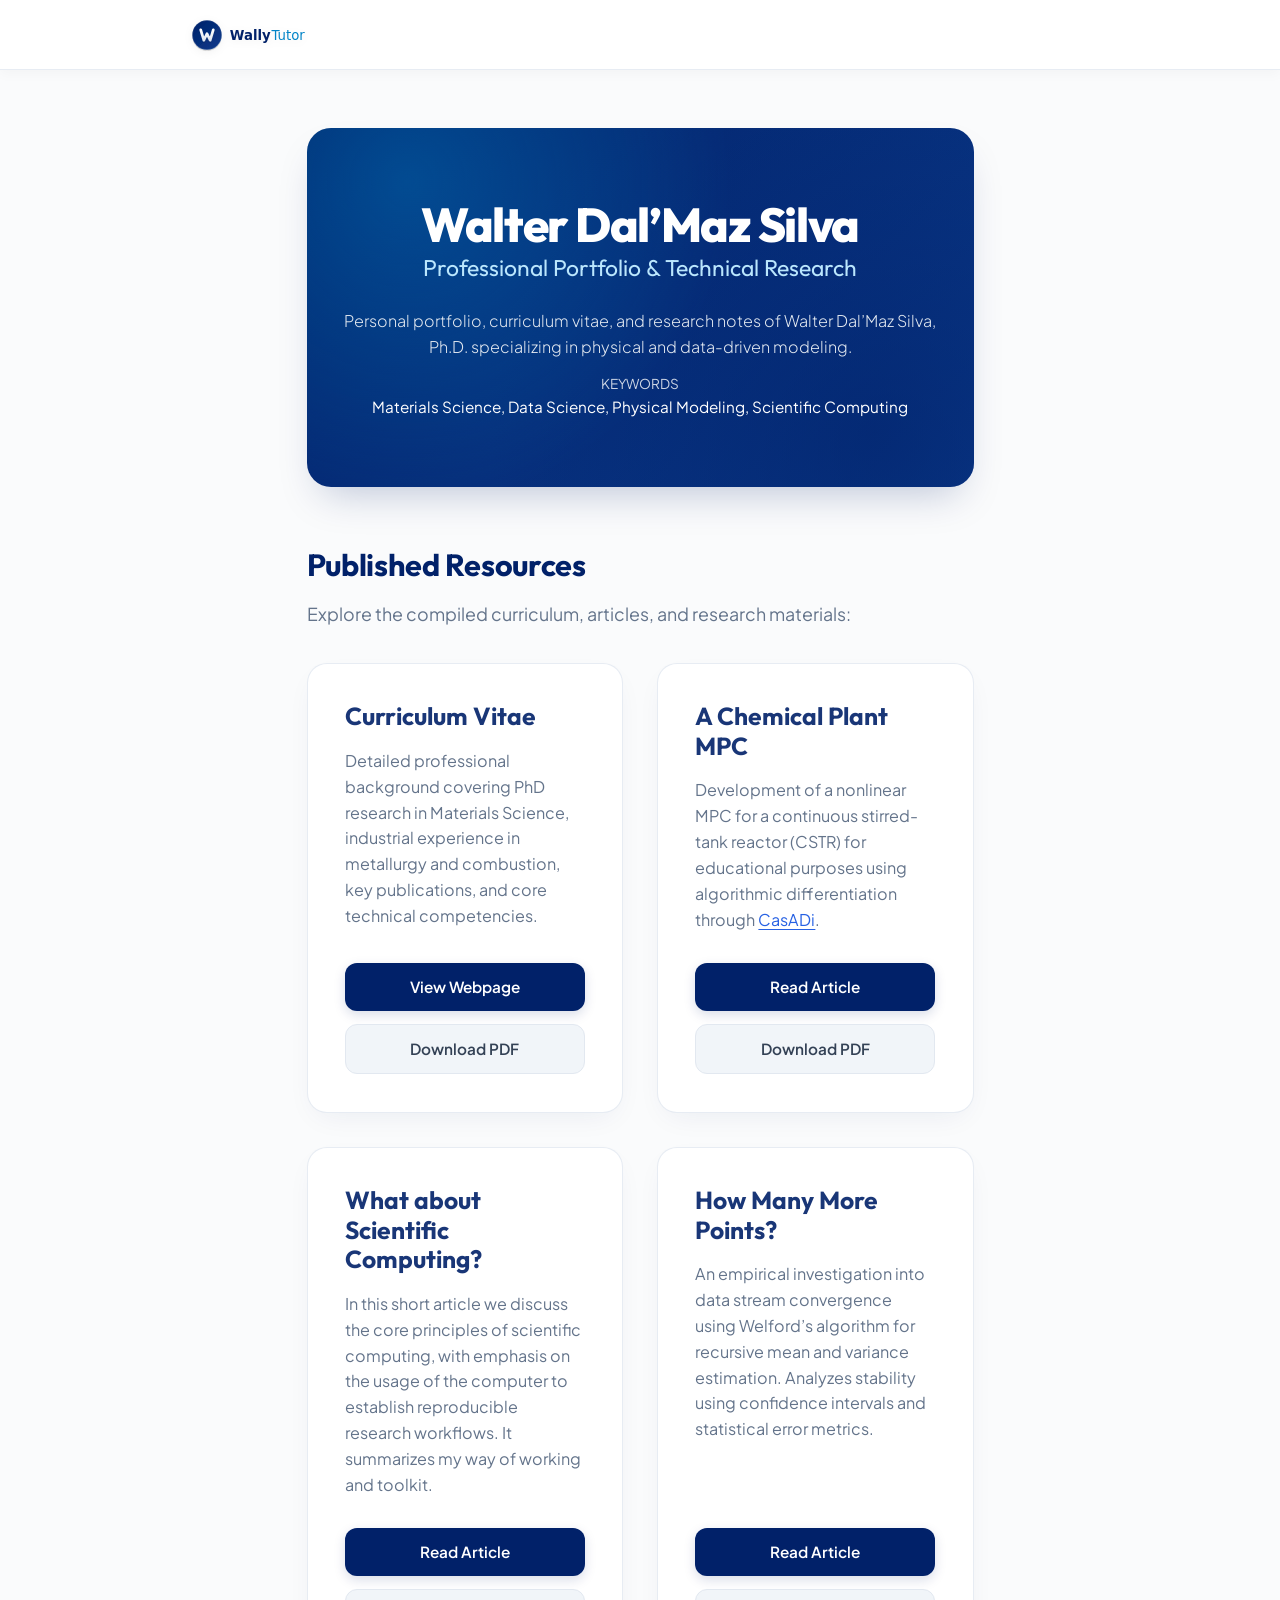
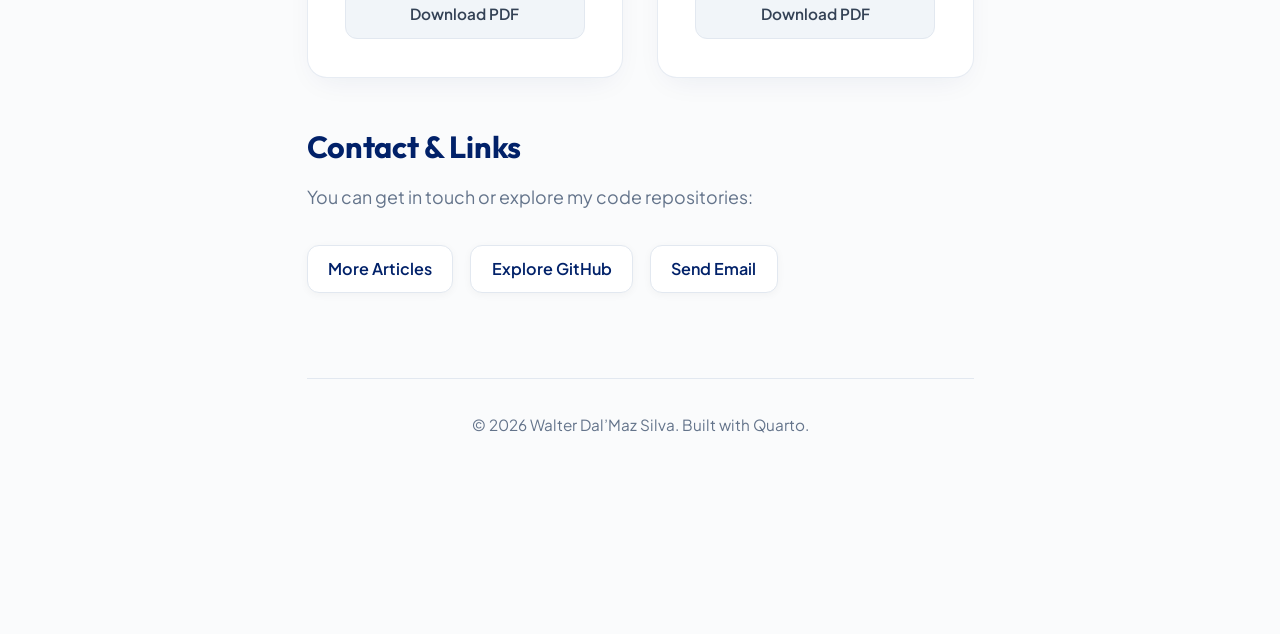
<file: index.html>
<!DOCTYPE html>
<html xmlns="http://www.w3.org/1999/xhtml" lang="en" xml:lang="en"><head>

<meta charset="utf-8">
<meta name="generator" content="quarto-1.9.38">

<meta name="viewport" content="width=device-width, initial-scale=1.0, user-scalable=yes">

<meta name="keywords" content="Materials Science, Data Science, Physical Modeling, Scientific Computing">
<meta name="description" content="Personal portfolio, curriculum vitae, and research notes of Walter Dal’Maz Silva, Ph.D.&nbsp;specializing in physical and data-driven modeling.">

<title>Walter Dal’Maz Silva</title>
<style>
/* Default styles provided by pandoc.
** See https://pandoc.org/MANUAL.html#variables-for-html for config info.
*/
code{white-space: pre-wrap;}
span.smallcaps{font-variant: small-caps;}
div.columns{display: flex; gap: min(4vw, 1.5em);}
div.column{flex: auto; overflow-x: auto;}
div.hanging-indent{margin-left: 1.5em; text-indent: -1.5em;}
ul.task-list{list-style: none;}
ul.task-list li input[type="checkbox"] {
  width: 0.8em;
  margin: 0 0.8em 0.2em -1em; /* quarto-specific, see https://github.com/quarto-dev/quarto-cli/issues/4556 */ 
  vertical-align: middle;
}
</style>


<script src="index_files/libs/clipboard/clipboard.min.js"></script>
<script src="index_files/libs/quarto-html/quarto.js" type="module"></script>
<script src="index_files/libs/quarto-html/tabsets/tabsets.js" type="module"></script>
<script src="index_files/libs/quarto-html/popper.min.js"></script>
<script src="index_files/libs/quarto-html/tippy.umd.min.js"></script>
<script src="index_files/libs/quarto-html/anchor.min.js"></script>
<link href="index_files/libs/quarto-html/tippy.css" rel="stylesheet">
<link href="index_files/libs/quarto-html/quarto-syntax-highlighting-15634bcf2e68342d4ad2dfa704d543f6.css" rel="stylesheet" id="quarto-text-highlighting-styles">
<script src="index_files/libs/bootstrap/bootstrap.min.js"></script>
<link href="index_files/libs/bootstrap/bootstrap-icons.css" rel="stylesheet">
<link href="index_files/libs/bootstrap/bootstrap-722047e679acb88da24be574fc0b82c8.min.css" rel="stylesheet" append-hash="true" id="quarto-bootstrap" data-mode="light">


<link rel="stylesheet" href="_assets/index.css">
</head>

<body class="fullcontent quarto-light">

<div id="quarto-content" class="page-columns page-rows-contents page-layout-article">

<main class="content" id="quarto-document-content">

<header id="title-block-header" class="quarto-title-block default">
<div class="quarto-title">
<h1 class="title">Walter Dal’Maz Silva</h1>
<p class="subtitle lead">Professional Portfolio &amp; Technical Research</p>
</div>

<div>
  <div class="description">
    <p>Personal portfolio, curriculum vitae, and research notes of Walter Dal’Maz Silva, Ph.D.&nbsp;specializing in physical and data-driven modeling.</p>
  </div>
</div>


<div class="quarto-title-meta">

    
  
    
  </div>
  

<div>
  <div class="keywords">
    <div class="block-title">Keywords</div>
    <p>Materials Science, Data Science, Physical Modeling, Scientific Computing</p>
  </div>
</div>

</header>


<div class="logo-header">
<p><img src="_assets/logo.svg" class="brand-logo img-fluid"></p>
</div>
<section id="published-resources" class="level2">
<h2 class="anchored" data-anchor-id="published-resources">Published Resources</h2>
<p>Explore the compiled curriculum, articles, and research materials:</p>
<div class="portfolio-grid">
<section id="curriculum-vitae" class="level3 portfolio-card">
<h3 class="anchored" data-anchor-id="curriculum-vitae">Curriculum Vitae</h3>
<p>Detailed professional background covering PhD research in Materials Science, industrial experience in metallurgy and combustion, key publications, and core technical competencies.</p>
<ul>
<li><a href="curriculum/curriculum.html" class="action-btn btn-primary">View Webpage</a></li>
<li><a href="curriculum/curriculum.pdf" class="action-btn btn-secondary">Download PDF</a></li>
</ul>
</section>
<section id="a-chemical-plant-mpc" class="level3 portfolio-card">
<h3 class="anchored" data-anchor-id="a-chemical-plant-mpc">A Chemical Plant MPC</h3>
<p>Development of a nonlinear MPC for a continuous stirred-tank reactor (CSTR) for educational purposes using algorithmic differentiation through <a href="https://web.casadi.org/">CasADi</a>.</p>
<ul>
<li><a href="shorts/chemical-plant-mpc.html" class="action-btn btn-primary">Read Article</a></li>
<li><a href="shorts/chemical-plant-mpc.pdf" class="action-btn btn-secondary">Download PDF</a></li>
</ul>
</section>
<section id="what-about-scientific-computing" class="level3 portfolio-card">
<h3 class="anchored" data-anchor-id="what-about-scientific-computing">What about Scientific Computing?</h3>
<p>In this short article we discuss the core principles of scientific computing, with emphasis on the usage of the computer to establish reproducible research workflows. It summarizes my way of working and toolkit.</p>
<ul>
<li><a href="shorts/scientific-computing.html" class="action-btn btn-primary">Read Article</a></li>
<li><a href="shorts/scientific-computing.pdf" class="action-btn btn-secondary">Download PDF</a></li>
</ul>
</section>
<section id="how-many-more-points" class="level3 portfolio-card">
<h3 class="anchored" data-anchor-id="how-many-more-points">How Many More Points?</h3>
<p>An empirical investigation into data stream convergence using Welford’s algorithm for recursive mean and variance estimation. Analyzes stability using confidence intervals and statistical error metrics.</p>
<ul>
<li><a href="shorts/recursive-mean.html" class="action-btn btn-primary">Read Article</a></li>
<li><a href="shorts/recursive-mean.pdf" class="action-btn btn-secondary">Download PDF</a></li>
</ul>
</section>
</div>
</section>
<section id="contact-links" class="level2">
<h2 class="anchored" data-anchor-id="contact-links">Contact &amp; Links</h2>
<p>You can get in touch or explore my code repositories:</p>
<div class="social-links">
<ul>
<li><a href="toc-shorts.html" class="social-btn github-btn">More Articles</a></li>
<li><a href="https://github.com/wallytutor" class="social-btn github-btn">Explore GitHub</a></li>
<li><a href="mailto:walter.dalmazsilva@gmail.com" class="social-btn email-btn">Send Email</a></li>
</ul>
</div>
<div class="site-footer">
<p>© 2026 Walter Dal’Maz Silva. Built with Quarto.</p>
</div>
</section>

</main>
<!-- /main column -->
<script id="quarto-html-after-body" type="application/javascript">
  window.document.addEventListener("DOMContentLoaded", function (event) {
    const icon = "";
    const anchorJS = new window.AnchorJS();
    anchorJS.options = {
      placement: 'right',
      icon: icon
    };
    anchorJS.add('.anchored');
    const isCodeAnnotation = (el) => {
      for (const clz of el.classList) {
        if (clz.startsWith('code-annotation-')) {                     
          return true;
        }
      }
      return false;
    }
    const onCopySuccess = function(e) {
      // button target
      const button = e.trigger;
      // don't keep focus
      button.blur();
      // flash "checked"
      button.classList.add('code-copy-button-checked');
      var currentTitle = button.getAttribute("title");
      button.setAttribute("title", "Copied!");
      let tooltip;
      if (window.bootstrap) {
        button.setAttribute("data-bs-toggle", "tooltip");
        button.setAttribute("data-bs-placement", "left");
        button.setAttribute("data-bs-title", "Copied!");
        tooltip = new bootstrap.Tooltip(button, 
          { trigger: "manual", 
            customClass: "code-copy-button-tooltip",
            offset: [0, -8]});
        tooltip.show();    
      }
      setTimeout(function() {
        if (tooltip) {
          tooltip.hide();
          button.removeAttribute("data-bs-title");
          button.removeAttribute("data-bs-toggle");
          button.removeAttribute("data-bs-placement");
        }
        button.setAttribute("title", currentTitle);
        button.classList.remove('code-copy-button-checked');
      }, 1000);
      // clear code selection
      e.clearSelection();
    }
    const getTextToCopy = function(trigger) {
      const outerScaffold = trigger.parentElement.cloneNode(true);
      const codeEl = outerScaffold.querySelector('code');
      for (const childEl of codeEl.children) {
        if (isCodeAnnotation(childEl)) {
          childEl.remove();
        }
      }
      return codeEl.innerText;
    }
    const clipboard = new window.ClipboardJS('.code-copy-button:not([data-in-quarto-modal])', {
      text: getTextToCopy
    });
    clipboard.on('success', onCopySuccess);
    if (window.document.getElementById('quarto-embedded-source-code-modal')) {
      const clipboardModal = new window.ClipboardJS('.code-copy-button[data-in-quarto-modal]', {
        text: getTextToCopy,
        container: window.document.getElementById('quarto-embedded-source-code-modal')
      });
      clipboardModal.on('success', onCopySuccess);
    }
      var localhostRegex = new RegExp(/^(?:http|https):\/\/localhost\:?[0-9]*\//);
      var mailtoRegex = new RegExp(/^mailto:/);
        var filterRegex = new RegExp('/' + window.location.host + '/');
      var isInternal = (href) => {
          return filterRegex.test(href) || localhostRegex.test(href) || mailtoRegex.test(href);
      }
      // Inspect non-navigation links and adorn them if external
     var links = window.document.querySelectorAll('a[href]:not(.nav-link):not(.navbar-brand):not(.toc-action):not(.sidebar-link):not(.sidebar-item-toggle):not(.pagination-link):not(.no-external):not([aria-hidden]):not(.dropdown-item):not(.quarto-navigation-tool):not(.about-link)');
      for (var i=0; i<links.length; i++) {
        const link = links[i];
        if (!isInternal(link.href)) {
          // undo the damage that might have been done by quarto-nav.js in the case of
          // links that we want to consider external
          if (link.dataset.originalHref !== undefined) {
            link.href = link.dataset.originalHref;
          }
        }
      }
    function tippyHover(el, contentFn, onTriggerFn, onUntriggerFn) {
      const config = {
        allowHTML: true,
        maxWidth: 500,
        delay: 100,
        arrow: false,
        appendTo: function(el) {
            return el.parentElement;
        },
        interactive: true,
        interactiveBorder: 10,
        theme: 'quarto',
        placement: 'bottom-start',
      };
      if (contentFn) {
        config.content = contentFn;
      }
      if (onTriggerFn) {
        config.onTrigger = onTriggerFn;
      }
      if (onUntriggerFn) {
        config.onUntrigger = onUntriggerFn;
      }
      window.tippy(el, config); 
    }
    const noterefs = window.document.querySelectorAll('a[role="doc-noteref"]');
    for (var i=0; i<noterefs.length; i++) {
      const ref = noterefs[i];
      tippyHover(ref, function() {
        // use id or data attribute instead here
        let href = ref.getAttribute('data-footnote-href') || ref.getAttribute('href');
        try { href = new URL(href).hash; } catch {}
        const id = href.replace(/^#\/?/, "");
        const note = window.document.getElementById(id);
        if (note) {
          return note.innerHTML;
        } else {
          return "";
        }
      });
    }
    const xrefs = window.document.querySelectorAll('a.quarto-xref');
    const processXRef = (id, note) => {
      // Strip column container classes
      const stripColumnClz = (el) => {
        el.classList.remove("page-full", "page-columns");
        if (el.children) {
          for (const child of el.children) {
            stripColumnClz(child);
          }
        }
      }
      stripColumnClz(note)
      if (id === null || id.startsWith('sec-')) {
        // Special case sections, only their first couple elements
        const container = document.createElement("div");
        if (note.children && note.children.length > 2) {
          container.appendChild(note.children[0].cloneNode(true));
          for (let i = 1; i < note.children.length; i++) {
            const child = note.children[i];
            if (child.tagName === "P" && child.innerText === "") {
              continue;
            } else {
              container.appendChild(child.cloneNode(true));
              break;
            }
          }
          if (window.Quarto?.typesetMath) {
            window.Quarto.typesetMath(container);
          }
          return container.innerHTML
        } else {
          if (window.Quarto?.typesetMath) {
            window.Quarto.typesetMath(note);
          }
          return note.innerHTML;
        }
      } else {
        // Remove any anchor links if they are present
        const anchorLink = note.querySelector('a.anchorjs-link');
        if (anchorLink) {
          anchorLink.remove();
        }
        if (window.Quarto?.typesetMath) {
          window.Quarto.typesetMath(note);
        }
        if (note.classList.contains("callout")) {
          return note.outerHTML;
        } else {
          return note.innerHTML;
        }
      }
    }
    for (var i=0; i<xrefs.length; i++) {
      const xref = xrefs[i];
      tippyHover(xref, undefined, function(instance) {
        instance.disable();
        let url = xref.getAttribute('href');
        let hash = undefined; 
        if (url.startsWith('#')) {
          hash = url;
        } else {
          try { hash = new URL(url).hash; } catch {}
        }
        if (hash) {
          const id = hash.replace(/^#\/?/, "");
          const note = window.document.getElementById(id);
          if (note !== null) {
            try {
              const html = processXRef(id, note.cloneNode(true));
              instance.setContent(html);
            } finally {
              instance.enable();
              instance.show();
            }
          } else {
            // See if we can fetch this
            fetch(url.split('#')[0])
            .then(res => res.text())
            .then(html => {
              const parser = new DOMParser();
              const htmlDoc = parser.parseFromString(html, "text/html");
              const note = htmlDoc.getElementById(id);
              if (note !== null) {
                const html = processXRef(id, note);
                instance.setContent(html);
              } 
            }).finally(() => {
              instance.enable();
              instance.show();
            });
          }
        } else {
          // See if we can fetch a full url (with no hash to target)
          // This is a special case and we should probably do some content thinning / targeting
          fetch(url)
          .then(res => res.text())
          .then(html => {
            const parser = new DOMParser();
            const htmlDoc = parser.parseFromString(html, "text/html");
            const note = htmlDoc.querySelector('main.content');
            if (note !== null) {
              // This should only happen for chapter cross references
              // (since there is no id in the URL)
              // remove the first header
              if (note.children.length > 0 && note.children[0].tagName === "HEADER") {
                note.children[0].remove();
              }
              const html = processXRef(null, note);
              instance.setContent(html);
            } 
          }).finally(() => {
            instance.enable();
            instance.show();
          });
        }
      }, function(instance) {
      });
    }
        let selectedAnnoteEl;
        const selectorForAnnotation = ( cell, annotation) => {
          let cellAttr = 'data-code-cell="' + cell + '"';
          let lineAttr = 'data-code-annotation="' +  annotation + '"';
          const selector = 'span[' + cellAttr + '][' + lineAttr + ']';
          return selector;
        }
        const selectCodeLines = (annoteEl) => {
          const doc = window.document;
          const targetCell = annoteEl.getAttribute("data-target-cell");
          const targetAnnotation = annoteEl.getAttribute("data-target-annotation");
          const annoteSpan = window.document.querySelector(selectorForAnnotation(targetCell, targetAnnotation));
          const lines = annoteSpan.getAttribute("data-code-lines").split(",");
          const lineIds = lines.map((line) => {
            return targetCell + "-" + line;
          })
          let top = null;
          let height = null;
          let parent = null;
          if (lineIds.length > 0) {
              //compute the position of the single el (top and bottom and make a div)
              const el = window.document.getElementById(lineIds[0]);
              top = el.offsetTop;
              height = el.offsetHeight;
              parent = el.parentElement.parentElement;
            if (lineIds.length > 1) {
              const lastEl = window.document.getElementById(lineIds[lineIds.length - 1]);
              const bottom = lastEl.offsetTop + lastEl.offsetHeight;
              height = bottom - top;
            }
            if (top !== null && height !== null && parent !== null) {
              // cook up a div (if necessary) and position it 
              let div = window.document.getElementById("code-annotation-line-highlight");
              if (div === null) {
                div = window.document.createElement("div");
                div.setAttribute("id", "code-annotation-line-highlight");
                div.style.position = 'absolute';
                parent.appendChild(div);
              }
              div.style.top = top - 2 + "px";
              div.style.height = height + 4 + "px";
              div.style.left = 0;
              let gutterDiv = window.document.getElementById("code-annotation-line-highlight-gutter");
              if (gutterDiv === null) {
                gutterDiv = window.document.createElement("div");
                gutterDiv.setAttribute("id", "code-annotation-line-highlight-gutter");
                gutterDiv.style.position = 'absolute';
                const codeCell = window.document.getElementById(targetCell);
                const gutter = codeCell.querySelector('.code-annotation-gutter');
                gutter.appendChild(gutterDiv);
              }
              gutterDiv.style.top = top - 2 + "px";
              gutterDiv.style.height = height + 4 + "px";
            }
            selectedAnnoteEl = annoteEl;
          }
        };
        const unselectCodeLines = () => {
          const elementsIds = ["code-annotation-line-highlight", "code-annotation-line-highlight-gutter"];
          elementsIds.forEach((elId) => {
            const div = window.document.getElementById(elId);
            if (div) {
              div.remove();
            }
          });
          selectedAnnoteEl = undefined;
        };
          // Handle positioning of the toggle
      window.addEventListener(
        "resize",
        throttle(() => {
          elRect = undefined;
          if (selectedAnnoteEl) {
            selectCodeLines(selectedAnnoteEl);
          }
        }, 10)
      );
      function throttle(fn, ms) {
      let throttle = false;
      let timer;
        return (...args) => {
          if(!throttle) { // first call gets through
              fn.apply(this, args);
              throttle = true;
          } else { // all the others get throttled
              if(timer) clearTimeout(timer); // cancel #2
              timer = setTimeout(() => {
                fn.apply(this, args);
                timer = throttle = false;
              }, ms);
          }
        };
      }
        // Attach click handler to the DT
        const annoteDls = window.document.querySelectorAll('dt[data-target-cell]');
        for (const annoteDlNode of annoteDls) {
          annoteDlNode.addEventListener('click', (event) => {
            const clickedEl = event.target;
            if (clickedEl !== selectedAnnoteEl) {
              unselectCodeLines();
              const activeEl = window.document.querySelector('dt[data-target-cell].code-annotation-active');
              if (activeEl) {
                activeEl.classList.remove('code-annotation-active');
              }
              selectCodeLines(clickedEl);
              clickedEl.classList.add('code-annotation-active');
            } else {
              // Unselect the line
              unselectCodeLines();
              clickedEl.classList.remove('code-annotation-active');
            }
          });
        }
    const findCites = (el) => {
      const parentEl = el.parentElement;
      if (parentEl) {
        const cites = parentEl.dataset.cites;
        if (cites) {
          return {
            el,
            cites: cites.split(' ')
          };
        } else {
          return findCites(el.parentElement)
        }
      } else {
        return undefined;
      }
    };
    var bibliorefs = window.document.querySelectorAll('a[role="doc-biblioref"]');
    for (var i=0; i<bibliorefs.length; i++) {
      const ref = bibliorefs[i];
      const citeInfo = findCites(ref);
      if (citeInfo) {
        tippyHover(citeInfo.el, function() {
          var popup = window.document.createElement('div');
          citeInfo.cites.forEach(function(cite) {
            var citeDiv = window.document.createElement('div');
            citeDiv.classList.add('hanging-indent');
            citeDiv.classList.add('csl-entry');
            var biblioDiv = window.document.getElementById('ref-' + cite);
            if (biblioDiv) {
              citeDiv.innerHTML = biblioDiv.innerHTML;
            }
            popup.appendChild(citeDiv);
          });
          return popup.innerHTML;
        });
      }
    }
  });
  </script>
</div> <!-- /content -->




</body></html>
</file>
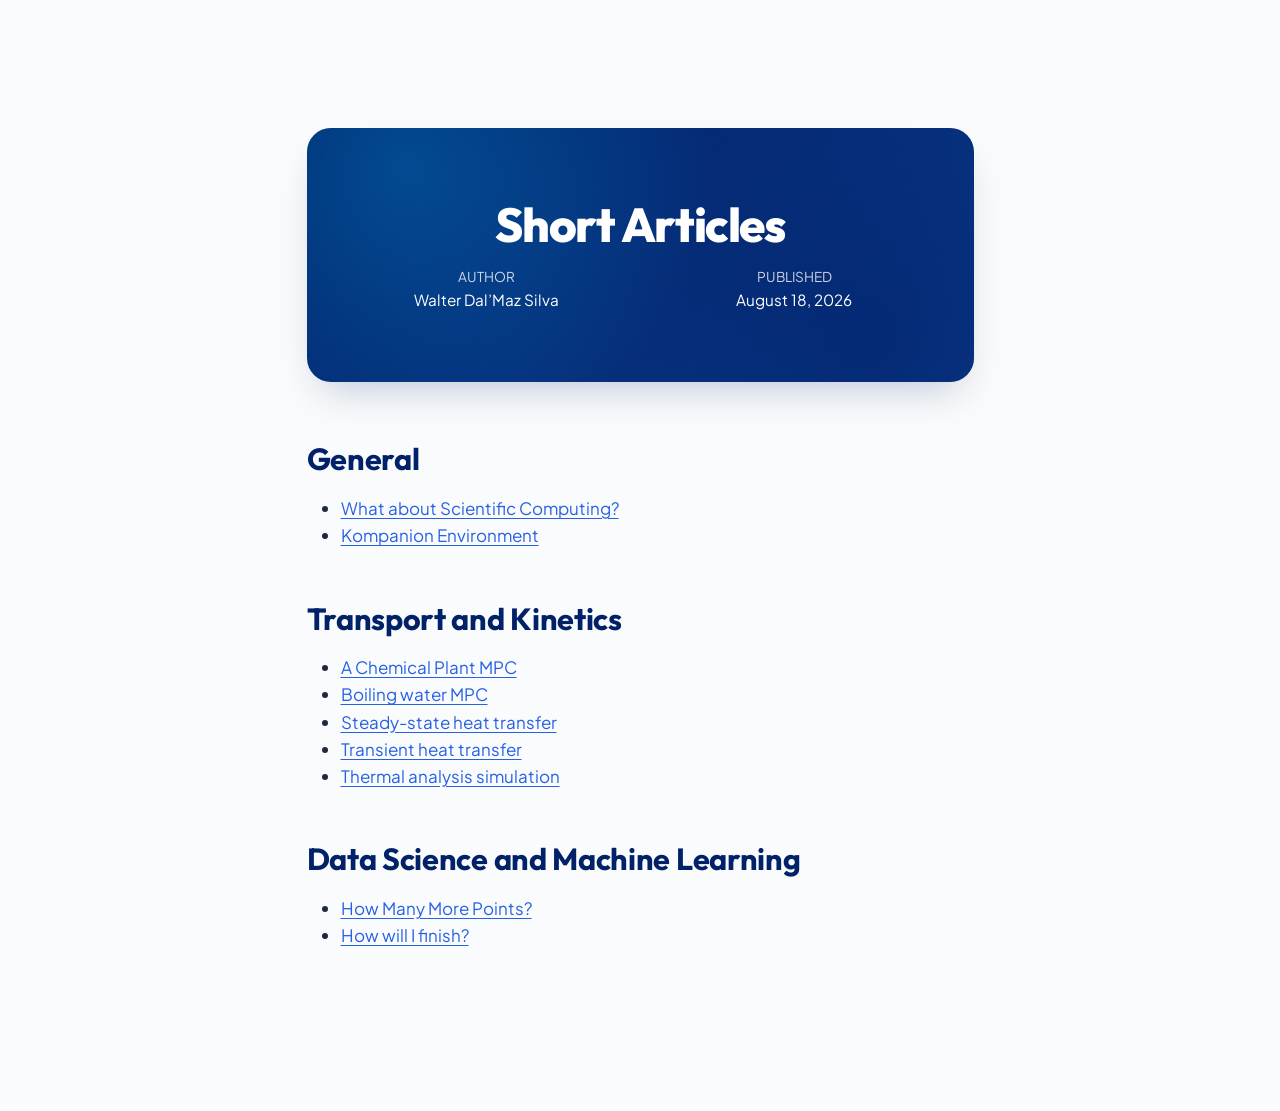
<file: toc-shorts.html>
<!DOCTYPE html>
<html xmlns="http://www.w3.org/1999/xhtml" lang="en" xml:lang="en"><head>

<meta charset="utf-8">
<meta name="generator" content="quarto-1.9.38">

<meta name="viewport" content="width=device-width, initial-scale=1.0, user-scalable=yes">

<meta name="author" content="Walter Dal’Maz Silva">
<meta name="dcterms.date" content="2026-08-18">

<title>Short Articles</title>
<style>
/* Default styles provided by pandoc.
** See https://pandoc.org/MANUAL.html#variables-for-html for config info.
*/
code{white-space: pre-wrap;}
span.smallcaps{font-variant: small-caps;}
div.columns{display: flex; gap: min(4vw, 1.5em);}
div.column{flex: auto; overflow-x: auto;}
div.hanging-indent{margin-left: 1.5em; text-indent: -1.5em;}
ul.task-list{list-style: none;}
ul.task-list li input[type="checkbox"] {
  width: 0.8em;
  margin: 0 0.8em 0.2em -1em; /* quarto-specific, see https://github.com/quarto-dev/quarto-cli/issues/4556 */ 
  vertical-align: middle;
}
</style>


<script src="toc-shorts_files/libs/clipboard/clipboard.min.js"></script>
<script src="toc-shorts_files/libs/quarto-html/quarto.js" type="module"></script>
<script src="toc-shorts_files/libs/quarto-html/tabsets/tabsets.js" type="module"></script>
<script src="toc-shorts_files/libs/quarto-html/popper.min.js"></script>
<script src="toc-shorts_files/libs/quarto-html/tippy.umd.min.js"></script>
<script src="toc-shorts_files/libs/quarto-html/anchor.min.js"></script>
<link href="toc-shorts_files/libs/quarto-html/tippy.css" rel="stylesheet">
<link href="toc-shorts_files/libs/quarto-html/quarto-syntax-highlighting-15634bcf2e68342d4ad2dfa704d543f6.css" rel="stylesheet" id="quarto-text-highlighting-styles">
<script src="toc-shorts_files/libs/bootstrap/bootstrap.min.js"></script>
<link href="toc-shorts_files/libs/bootstrap/bootstrap-icons.css" rel="stylesheet">
<link href="toc-shorts_files/libs/bootstrap/bootstrap-722047e679acb88da24be574fc0b82c8.min.css" rel="stylesheet" append-hash="true" id="quarto-bootstrap" data-mode="light">


<link rel="stylesheet" href="_assets/index.css">
</head>

<body class="fullcontent quarto-light">

<div id="quarto-content" class="page-columns page-rows-contents page-layout-article">

<main class="content" id="quarto-document-content">

<header id="title-block-header" class="quarto-title-block default">
<div class="quarto-title">
<h1 class="title">Short Articles</h1>
</div>



<div class="quarto-title-meta">

    <div>
    <div class="quarto-title-meta-heading">Author</div>
    <div class="quarto-title-meta-contents">
             <p>Walter Dal’Maz Silva </p>
          </div>
  </div>
    
    <div>
    <div class="quarto-title-meta-heading">Published</div>
    <div class="quarto-title-meta-contents">
      <p class="date">August 18, 2026</p>
    </div>
  </div>
  
    
  </div>
  


</header>


<section id="general" class="level2">
<h2 class="anchored" data-anchor-id="general">General</h2>
<ul>
<li><a href="shorts/scientific-computing.html">What about Scientific Computing?</a></li>
<li><a href="shorts/kompanion-environment.html">Kompanion Environment</a></li>
</ul>
</section>
<section id="transport-and-kinetics" class="level2">
<h2 class="anchored" data-anchor-id="transport-and-kinetics">Transport and Kinetics</h2>
<ul>
<li><a href="shorts/chemical-plant-mpc.html">A Chemical Plant MPC</a></li>
<li><a href="shorts/boiling-water-mpc.html">Boiling water MPC</a></li>
<li><a href="shorts/julia-steady-conduction.html">Steady-state heat transfer</a></li>
<li><a href="shorts/julia-transient-heat-transfer.html">Transient heat transfer</a></li>
<li><a href="shorts/julia-materials-kinetics.html">Thermal analysis simulation</a></li>
</ul>
</section>
<section id="data-science-and-machine-learning" class="level2">
<h2 class="anchored" data-anchor-id="data-science-and-machine-learning">Data Science and Machine Learning</h2>
<ul>
<li><a href="shorts/recursive-mean.html">How Many More Points?</a></li>
<li><a href="shorts/how-will-i-finish.html">How will I finish?</a> <!-- - [Physics and Neural Nets](physics-and-neural-nets.html) --></li>
</ul>
</section>

</main>
<!-- /main column -->
<script id="quarto-html-after-body" type="application/javascript">
  window.document.addEventListener("DOMContentLoaded", function (event) {
    const icon = "";
    const anchorJS = new window.AnchorJS();
    anchorJS.options = {
      placement: 'right',
      icon: icon
    };
    anchorJS.add('.anchored');
    const isCodeAnnotation = (el) => {
      for (const clz of el.classList) {
        if (clz.startsWith('code-annotation-')) {                     
          return true;
        }
      }
      return false;
    }
    const onCopySuccess = function(e) {
      // button target
      const button = e.trigger;
      // don't keep focus
      button.blur();
      // flash "checked"
      button.classList.add('code-copy-button-checked');
      var currentTitle = button.getAttribute("title");
      button.setAttribute("title", "Copied!");
      let tooltip;
      if (window.bootstrap) {
        button.setAttribute("data-bs-toggle", "tooltip");
        button.setAttribute("data-bs-placement", "left");
        button.setAttribute("data-bs-title", "Copied!");
        tooltip = new bootstrap.Tooltip(button, 
          { trigger: "manual", 
            customClass: "code-copy-button-tooltip",
            offset: [0, -8]});
        tooltip.show();    
      }
      setTimeout(function() {
        if (tooltip) {
          tooltip.hide();
          button.removeAttribute("data-bs-title");
          button.removeAttribute("data-bs-toggle");
          button.removeAttribute("data-bs-placement");
        }
        button.setAttribute("title", currentTitle);
        button.classList.remove('code-copy-button-checked');
      }, 1000);
      // clear code selection
      e.clearSelection();
    }
    const getTextToCopy = function(trigger) {
      const outerScaffold = trigger.parentElement.cloneNode(true);
      const codeEl = outerScaffold.querySelector('code');
      for (const childEl of codeEl.children) {
        if (isCodeAnnotation(childEl)) {
          childEl.remove();
        }
      }
      return codeEl.innerText;
    }
    const clipboard = new window.ClipboardJS('.code-copy-button:not([data-in-quarto-modal])', {
      text: getTextToCopy
    });
    clipboard.on('success', onCopySuccess);
    if (window.document.getElementById('quarto-embedded-source-code-modal')) {
      const clipboardModal = new window.ClipboardJS('.code-copy-button[data-in-quarto-modal]', {
        text: getTextToCopy,
        container: window.document.getElementById('quarto-embedded-source-code-modal')
      });
      clipboardModal.on('success', onCopySuccess);
    }
      var localhostRegex = new RegExp(/^(?:http|https):\/\/localhost\:?[0-9]*\//);
      var mailtoRegex = new RegExp(/^mailto:/);
        var filterRegex = new RegExp('/' + window.location.host + '/');
      var isInternal = (href) => {
          return filterRegex.test(href) || localhostRegex.test(href) || mailtoRegex.test(href);
      }
      // Inspect non-navigation links and adorn them if external
     var links = window.document.querySelectorAll('a[href]:not(.nav-link):not(.navbar-brand):not(.toc-action):not(.sidebar-link):not(.sidebar-item-toggle):not(.pagination-link):not(.no-external):not([aria-hidden]):not(.dropdown-item):not(.quarto-navigation-tool):not(.about-link)');
      for (var i=0; i<links.length; i++) {
        const link = links[i];
        if (!isInternal(link.href)) {
          // undo the damage that might have been done by quarto-nav.js in the case of
          // links that we want to consider external
          if (link.dataset.originalHref !== undefined) {
            link.href = link.dataset.originalHref;
          }
        }
      }
    function tippyHover(el, contentFn, onTriggerFn, onUntriggerFn) {
      const config = {
        allowHTML: true,
        maxWidth: 500,
        delay: 100,
        arrow: false,
        appendTo: function(el) {
            return el.parentElement;
        },
        interactive: true,
        interactiveBorder: 10,
        theme: 'quarto',
        placement: 'bottom-start',
      };
      if (contentFn) {
        config.content = contentFn;
      }
      if (onTriggerFn) {
        config.onTrigger = onTriggerFn;
      }
      if (onUntriggerFn) {
        config.onUntrigger = onUntriggerFn;
      }
      window.tippy(el, config); 
    }
    const noterefs = window.document.querySelectorAll('a[role="doc-noteref"]');
    for (var i=0; i<noterefs.length; i++) {
      const ref = noterefs[i];
      tippyHover(ref, function() {
        // use id or data attribute instead here
        let href = ref.getAttribute('data-footnote-href') || ref.getAttribute('href');
        try { href = new URL(href).hash; } catch {}
        const id = href.replace(/^#\/?/, "");
        const note = window.document.getElementById(id);
        if (note) {
          return note.innerHTML;
        } else {
          return "";
        }
      });
    }
    const xrefs = window.document.querySelectorAll('a.quarto-xref');
    const processXRef = (id, note) => {
      // Strip column container classes
      const stripColumnClz = (el) => {
        el.classList.remove("page-full", "page-columns");
        if (el.children) {
          for (const child of el.children) {
            stripColumnClz(child);
          }
        }
      }
      stripColumnClz(note)
      if (id === null || id.startsWith('sec-')) {
        // Special case sections, only their first couple elements
        const container = document.createElement("div");
        if (note.children && note.children.length > 2) {
          container.appendChild(note.children[0].cloneNode(true));
          for (let i = 1; i < note.children.length; i++) {
            const child = note.children[i];
            if (child.tagName === "P" && child.innerText === "") {
              continue;
            } else {
              container.appendChild(child.cloneNode(true));
              break;
            }
          }
          if (window.Quarto?.typesetMath) {
            window.Quarto.typesetMath(container);
          }
          return container.innerHTML
        } else {
          if (window.Quarto?.typesetMath) {
            window.Quarto.typesetMath(note);
          }
          return note.innerHTML;
        }
      } else {
        // Remove any anchor links if they are present
        const anchorLink = note.querySelector('a.anchorjs-link');
        if (anchorLink) {
          anchorLink.remove();
        }
        if (window.Quarto?.typesetMath) {
          window.Quarto.typesetMath(note);
        }
        if (note.classList.contains("callout")) {
          return note.outerHTML;
        } else {
          return note.innerHTML;
        }
      }
    }
    for (var i=0; i<xrefs.length; i++) {
      const xref = xrefs[i];
      tippyHover(xref, undefined, function(instance) {
        instance.disable();
        let url = xref.getAttribute('href');
        let hash = undefined; 
        if (url.startsWith('#')) {
          hash = url;
        } else {
          try { hash = new URL(url).hash; } catch {}
        }
        if (hash) {
          const id = hash.replace(/^#\/?/, "");
          const note = window.document.getElementById(id);
          if (note !== null) {
            try {
              const html = processXRef(id, note.cloneNode(true));
              instance.setContent(html);
            } finally {
              instance.enable();
              instance.show();
            }
          } else {
            // See if we can fetch this
            fetch(url.split('#')[0])
            .then(res => res.text())
            .then(html => {
              const parser = new DOMParser();
              const htmlDoc = parser.parseFromString(html, "text/html");
              const note = htmlDoc.getElementById(id);
              if (note !== null) {
                const html = processXRef(id, note);
                instance.setContent(html);
              } 
            }).finally(() => {
              instance.enable();
              instance.show();
            });
          }
        } else {
          // See if we can fetch a full url (with no hash to target)
          // This is a special case and we should probably do some content thinning / targeting
          fetch(url)
          .then(res => res.text())
          .then(html => {
            const parser = new DOMParser();
            const htmlDoc = parser.parseFromString(html, "text/html");
            const note = htmlDoc.querySelector('main.content');
            if (note !== null) {
              // This should only happen for chapter cross references
              // (since there is no id in the URL)
              // remove the first header
              if (note.children.length > 0 && note.children[0].tagName === "HEADER") {
                note.children[0].remove();
              }
              const html = processXRef(null, note);
              instance.setContent(html);
            } 
          }).finally(() => {
            instance.enable();
            instance.show();
          });
        }
      }, function(instance) {
      });
    }
        let selectedAnnoteEl;
        const selectorForAnnotation = ( cell, annotation) => {
          let cellAttr = 'data-code-cell="' + cell + '"';
          let lineAttr = 'data-code-annotation="' +  annotation + '"';
          const selector = 'span[' + cellAttr + '][' + lineAttr + ']';
          return selector;
        }
        const selectCodeLines = (annoteEl) => {
          const doc = window.document;
          const targetCell = annoteEl.getAttribute("data-target-cell");
          const targetAnnotation = annoteEl.getAttribute("data-target-annotation");
          const annoteSpan = window.document.querySelector(selectorForAnnotation(targetCell, targetAnnotation));
          const lines = annoteSpan.getAttribute("data-code-lines").split(",");
          const lineIds = lines.map((line) => {
            return targetCell + "-" + line;
          })
          let top = null;
          let height = null;
          let parent = null;
          if (lineIds.length > 0) {
              //compute the position of the single el (top and bottom and make a div)
              const el = window.document.getElementById(lineIds[0]);
              top = el.offsetTop;
              height = el.offsetHeight;
              parent = el.parentElement.parentElement;
            if (lineIds.length > 1) {
              const lastEl = window.document.getElementById(lineIds[lineIds.length - 1]);
              const bottom = lastEl.offsetTop + lastEl.offsetHeight;
              height = bottom - top;
            }
            if (top !== null && height !== null && parent !== null) {
              // cook up a div (if necessary) and position it 
              let div = window.document.getElementById("code-annotation-line-highlight");
              if (div === null) {
                div = window.document.createElement("div");
                div.setAttribute("id", "code-annotation-line-highlight");
                div.style.position = 'absolute';
                parent.appendChild(div);
              }
              div.style.top = top - 2 + "px";
              div.style.height = height + 4 + "px";
              div.style.left = 0;
              let gutterDiv = window.document.getElementById("code-annotation-line-highlight-gutter");
              if (gutterDiv === null) {
                gutterDiv = window.document.createElement("div");
                gutterDiv.setAttribute("id", "code-annotation-line-highlight-gutter");
                gutterDiv.style.position = 'absolute';
                const codeCell = window.document.getElementById(targetCell);
                const gutter = codeCell.querySelector('.code-annotation-gutter');
                gutter.appendChild(gutterDiv);
              }
              gutterDiv.style.top = top - 2 + "px";
              gutterDiv.style.height = height + 4 + "px";
            }
            selectedAnnoteEl = annoteEl;
          }
        };
        const unselectCodeLines = () => {
          const elementsIds = ["code-annotation-line-highlight", "code-annotation-line-highlight-gutter"];
          elementsIds.forEach((elId) => {
            const div = window.document.getElementById(elId);
            if (div) {
              div.remove();
            }
          });
          selectedAnnoteEl = undefined;
        };
          // Handle positioning of the toggle
      window.addEventListener(
        "resize",
        throttle(() => {
          elRect = undefined;
          if (selectedAnnoteEl) {
            selectCodeLines(selectedAnnoteEl);
          }
        }, 10)
      );
      function throttle(fn, ms) {
      let throttle = false;
      let timer;
        return (...args) => {
          if(!throttle) { // first call gets through
              fn.apply(this, args);
              throttle = true;
          } else { // all the others get throttled
              if(timer) clearTimeout(timer); // cancel #2
              timer = setTimeout(() => {
                fn.apply(this, args);
                timer = throttle = false;
              }, ms);
          }
        };
      }
        // Attach click handler to the DT
        const annoteDls = window.document.querySelectorAll('dt[data-target-cell]');
        for (const annoteDlNode of annoteDls) {
          annoteDlNode.addEventListener('click', (event) => {
            const clickedEl = event.target;
            if (clickedEl !== selectedAnnoteEl) {
              unselectCodeLines();
              const activeEl = window.document.querySelector('dt[data-target-cell].code-annotation-active');
              if (activeEl) {
                activeEl.classList.remove('code-annotation-active');
              }
              selectCodeLines(clickedEl);
              clickedEl.classList.add('code-annotation-active');
            } else {
              // Unselect the line
              unselectCodeLines();
              clickedEl.classList.remove('code-annotation-active');
            }
          });
        }
    const findCites = (el) => {
      const parentEl = el.parentElement;
      if (parentEl) {
        const cites = parentEl.dataset.cites;
        if (cites) {
          return {
            el,
            cites: cites.split(' ')
          };
        } else {
          return findCites(el.parentElement)
        }
      } else {
        return undefined;
      }
    };
    var bibliorefs = window.document.querySelectorAll('a[role="doc-biblioref"]');
    for (var i=0; i<bibliorefs.length; i++) {
      const ref = bibliorefs[i];
      const citeInfo = findCites(ref);
      if (citeInfo) {
        tippyHover(citeInfo.el, function() {
          var popup = window.document.createElement('div');
          citeInfo.cites.forEach(function(cite) {
            var citeDiv = window.document.createElement('div');
            citeDiv.classList.add('hanging-indent');
            citeDiv.classList.add('csl-entry');
            var biblioDiv = window.document.getElementById('ref-' + cite);
            if (biblioDiv) {
              citeDiv.innerHTML = biblioDiv.innerHTML;
            }
            popup.appendChild(citeDiv);
          });
          return popup.innerHTML;
        });
      }
    }
  });
  </script>
</div> <!-- /content -->




</body></html>
</file>
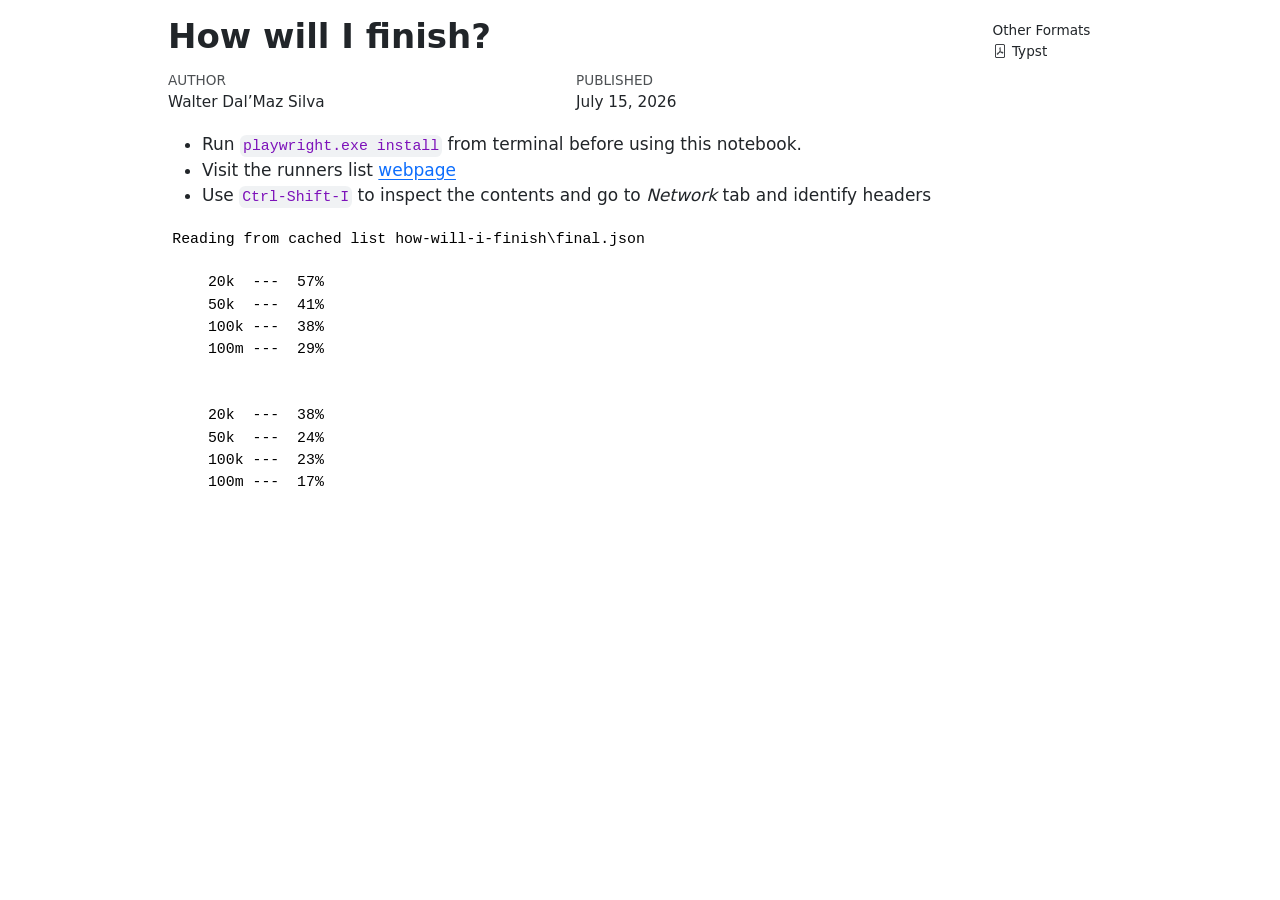
<file: shorts/how-will-i-finish.html>
<!DOCTYPE html>
<html xmlns="http://www.w3.org/1999/xhtml" lang="en" xml:lang="en"><head>

<meta charset="utf-8">
<meta name="generator" content="quarto-1.9.38">

<meta name="viewport" content="width=device-width, initial-scale=1.0, user-scalable=yes">

<meta name="author" content="Walter Dal’Maz Silva">
<meta name="dcterms.date" content="2026-07-15">

<title>How will I finish?</title>
<style>
/* Default styles provided by pandoc.
** See https://pandoc.org/MANUAL.html#variables-for-html for config info.
*/
code{white-space: pre-wrap;}
span.smallcaps{font-variant: small-caps;}
div.columns{display: flex; gap: min(4vw, 1.5em);}
div.column{flex: auto; overflow-x: auto;}
div.hanging-indent{margin-left: 1.5em; text-indent: -1.5em;}
ul.task-list{list-style: none;}
ul.task-list li input[type="checkbox"] {
  width: 0.8em;
  margin: 0 0.8em 0.2em -1em; /* quarto-specific, see https://github.com/quarto-dev/quarto-cli/issues/4556 */ 
  vertical-align: middle;
}
</style>


<script src="how-will-i-finish_files/libs/clipboard/clipboard.min.js"></script>
<script src="how-will-i-finish_files/libs/quarto-html/quarto.js" type="module"></script>
<script src="how-will-i-finish_files/libs/quarto-html/tabsets/tabsets.js" type="module"></script>
<script src="how-will-i-finish_files/libs/quarto-html/popper.min.js"></script>
<script src="how-will-i-finish_files/libs/quarto-html/tippy.umd.min.js"></script>
<script src="how-will-i-finish_files/libs/quarto-html/anchor.min.js"></script>
<link href="how-will-i-finish_files/libs/quarto-html/tippy.css" rel="stylesheet">
<link href="how-will-i-finish_files/libs/quarto-html/quarto-syntax-highlighting-15634bcf2e68342d4ad2dfa704d543f6.css" rel="stylesheet" id="quarto-text-highlighting-styles">
<script src="how-will-i-finish_files/libs/bootstrap/bootstrap.min.js"></script>
<link href="how-will-i-finish_files/libs/bootstrap/bootstrap-icons.css" rel="stylesheet">
<link href="how-will-i-finish_files/libs/bootstrap/bootstrap-efbb37e9afcc02144ebbc7afd12a776f.min.css" rel="stylesheet" append-hash="true" id="quarto-bootstrap" data-mode="light">


</head>

<body class="quarto-light">

<div id="quarto-content" class="page-columns page-rows-contents page-layout-article">
<div id="quarto-margin-sidebar" class="sidebar margin-sidebar">
<div class="quarto-alternate-formats"><h2>Other Formats</h2><ul><li><a href="how-will-i-finish.pdf"><i class="bi bi-file-pdf"></i>Typst</a></li></ul></div></div>
<main class="content" id="quarto-document-content">

<header id="title-block-header" class="quarto-title-block default">
<div class="quarto-title">
<h1 class="title">How will I finish?</h1>
</div>



<div class="quarto-title-meta">

    <div>
    <div class="quarto-title-meta-heading">Author</div>
    <div class="quarto-title-meta-contents">
             <p>Walter Dal’Maz Silva </p>
          </div>
  </div>
    
    <div>
    <div class="quarto-title-meta-heading">Published</div>
    <div class="quarto-title-meta-contents">
      <p class="date">July 15, 2026</p>
    </div>
  </div>
  
    
  </div>
  


</header>


<ul>
<li>Run <code>playwright.exe install</code> from terminal before using this notebook.</li>
<li>Visit the runners list <a href="https://ut4m.v3.livetrail.net/en/2026/runners?raceId=180X&amp;limit=9999limit=9999">webpage</a></li>
<li>Use <code>Ctrl-Shift-I</code> to inspect the contents and go to <em>Network</em> tab and identify headers</li>
</ul>
<div id="a032f881" class="cell" data-execution_count="10">
<div class="cell-output cell-output-stdout">
<pre><code>Reading from cached list how-will-i-finish\final.json</code></pre>
</div>
</div>
<div id="5721cf72" class="cell" data-execution_count="12">
<div class="cell-output cell-output-stdout">
<pre><code>    20k  ---  57%
    50k  ---  41%
    100k ---  38%
    100m ---  29%
    </code></pre>
</div>
</div>
<div id="1234fa43" class="cell" data-execution_count="13">
<div class="cell-output cell-output-stdout">
<pre><code>    20k  ---  38%
    50k  ---  24%
    100k ---  23%
    100m ---  17%
    </code></pre>
</div>
</div>

</main>
<!-- /main column -->
<script id="quarto-html-after-body" type="application/javascript">
  window.document.addEventListener("DOMContentLoaded", function (event) {
    const icon = "";
    const anchorJS = new window.AnchorJS();
    anchorJS.options = {
      placement: 'right',
      icon: icon
    };
    anchorJS.add('.anchored');
    const isCodeAnnotation = (el) => {
      for (const clz of el.classList) {
        if (clz.startsWith('code-annotation-')) {                     
          return true;
        }
      }
      return false;
    }
    const onCopySuccess = function(e) {
      // button target
      const button = e.trigger;
      // don't keep focus
      button.blur();
      // flash "checked"
      button.classList.add('code-copy-button-checked');
      var currentTitle = button.getAttribute("title");
      button.setAttribute("title", "Copied!");
      let tooltip;
      if (window.bootstrap) {
        button.setAttribute("data-bs-toggle", "tooltip");
        button.setAttribute("data-bs-placement", "left");
        button.setAttribute("data-bs-title", "Copied!");
        tooltip = new bootstrap.Tooltip(button, 
          { trigger: "manual", 
            customClass: "code-copy-button-tooltip",
            offset: [0, -8]});
        tooltip.show();    
      }
      setTimeout(function() {
        if (tooltip) {
          tooltip.hide();
          button.removeAttribute("data-bs-title");
          button.removeAttribute("data-bs-toggle");
          button.removeAttribute("data-bs-placement");
        }
        button.setAttribute("title", currentTitle);
        button.classList.remove('code-copy-button-checked');
      }, 1000);
      // clear code selection
      e.clearSelection();
    }
    const getTextToCopy = function(trigger) {
      const outerScaffold = trigger.parentElement.cloneNode(true);
      const codeEl = outerScaffold.querySelector('code');
      for (const childEl of codeEl.children) {
        if (isCodeAnnotation(childEl)) {
          childEl.remove();
        }
      }
      return codeEl.innerText;
    }
    const clipboard = new window.ClipboardJS('.code-copy-button:not([data-in-quarto-modal])', {
      text: getTextToCopy
    });
    clipboard.on('success', onCopySuccess);
    if (window.document.getElementById('quarto-embedded-source-code-modal')) {
      const clipboardModal = new window.ClipboardJS('.code-copy-button[data-in-quarto-modal]', {
        text: getTextToCopy,
        container: window.document.getElementById('quarto-embedded-source-code-modal')
      });
      clipboardModal.on('success', onCopySuccess);
    }
      var localhostRegex = new RegExp(/^(?:http|https):\/\/localhost\:?[0-9]*\//);
      var mailtoRegex = new RegExp(/^mailto:/);
        var filterRegex = new RegExp('/' + window.location.host + '/');
      var isInternal = (href) => {
          return filterRegex.test(href) || localhostRegex.test(href) || mailtoRegex.test(href);
      }
      // Inspect non-navigation links and adorn them if external
     var links = window.document.querySelectorAll('a[href]:not(.nav-link):not(.navbar-brand):not(.toc-action):not(.sidebar-link):not(.sidebar-item-toggle):not(.pagination-link):not(.no-external):not([aria-hidden]):not(.dropdown-item):not(.quarto-navigation-tool):not(.about-link)');
      for (var i=0; i<links.length; i++) {
        const link = links[i];
        if (!isInternal(link.href)) {
          // undo the damage that might have been done by quarto-nav.js in the case of
          // links that we want to consider external
          if (link.dataset.originalHref !== undefined) {
            link.href = link.dataset.originalHref;
          }
        }
      }
    function tippyHover(el, contentFn, onTriggerFn, onUntriggerFn) {
      const config = {
        allowHTML: true,
        maxWidth: 500,
        delay: 100,
        arrow: false,
        appendTo: function(el) {
            return el.parentElement;
        },
        interactive: true,
        interactiveBorder: 10,
        theme: 'quarto',
        placement: 'bottom-start',
      };
      if (contentFn) {
        config.content = contentFn;
      }
      if (onTriggerFn) {
        config.onTrigger = onTriggerFn;
      }
      if (onUntriggerFn) {
        config.onUntrigger = onUntriggerFn;
      }
      window.tippy(el, config); 
    }
    const noterefs = window.document.querySelectorAll('a[role="doc-noteref"]');
    for (var i=0; i<noterefs.length; i++) {
      const ref = noterefs[i];
      tippyHover(ref, function() {
        // use id or data attribute instead here
        let href = ref.getAttribute('data-footnote-href') || ref.getAttribute('href');
        try { href = new URL(href).hash; } catch {}
        const id = href.replace(/^#\/?/, "");
        const note = window.document.getElementById(id);
        if (note) {
          return note.innerHTML;
        } else {
          return "";
        }
      });
    }
    const xrefs = window.document.querySelectorAll('a.quarto-xref');
    const processXRef = (id, note) => {
      // Strip column container classes
      const stripColumnClz = (el) => {
        el.classList.remove("page-full", "page-columns");
        if (el.children) {
          for (const child of el.children) {
            stripColumnClz(child);
          }
        }
      }
      stripColumnClz(note)
      if (id === null || id.startsWith('sec-')) {
        // Special case sections, only their first couple elements
        const container = document.createElement("div");
        if (note.children && note.children.length > 2) {
          container.appendChild(note.children[0].cloneNode(true));
          for (let i = 1; i < note.children.length; i++) {
            const child = note.children[i];
            if (child.tagName === "P" && child.innerText === "") {
              continue;
            } else {
              container.appendChild(child.cloneNode(true));
              break;
            }
          }
          if (window.Quarto?.typesetMath) {
            window.Quarto.typesetMath(container);
          }
          return container.innerHTML
        } else {
          if (window.Quarto?.typesetMath) {
            window.Quarto.typesetMath(note);
          }
          return note.innerHTML;
        }
      } else {
        // Remove any anchor links if they are present
        const anchorLink = note.querySelector('a.anchorjs-link');
        if (anchorLink) {
          anchorLink.remove();
        }
        if (window.Quarto?.typesetMath) {
          window.Quarto.typesetMath(note);
        }
        if (note.classList.contains("callout")) {
          return note.outerHTML;
        } else {
          return note.innerHTML;
        }
      }
    }
    for (var i=0; i<xrefs.length; i++) {
      const xref = xrefs[i];
      tippyHover(xref, undefined, function(instance) {
        instance.disable();
        let url = xref.getAttribute('href');
        let hash = undefined; 
        if (url.startsWith('#')) {
          hash = url;
        } else {
          try { hash = new URL(url).hash; } catch {}
        }
        if (hash) {
          const id = hash.replace(/^#\/?/, "");
          const note = window.document.getElementById(id);
          if (note !== null) {
            try {
              const html = processXRef(id, note.cloneNode(true));
              instance.setContent(html);
            } finally {
              instance.enable();
              instance.show();
            }
          } else {
            // See if we can fetch this
            fetch(url.split('#')[0])
            .then(res => res.text())
            .then(html => {
              const parser = new DOMParser();
              const htmlDoc = parser.parseFromString(html, "text/html");
              const note = htmlDoc.getElementById(id);
              if (note !== null) {
                const html = processXRef(id, note);
                instance.setContent(html);
              } 
            }).finally(() => {
              instance.enable();
              instance.show();
            });
          }
        } else {
          // See if we can fetch a full url (with no hash to target)
          // This is a special case and we should probably do some content thinning / targeting
          fetch(url)
          .then(res => res.text())
          .then(html => {
            const parser = new DOMParser();
            const htmlDoc = parser.parseFromString(html, "text/html");
            const note = htmlDoc.querySelector('main.content');
            if (note !== null) {
              // This should only happen for chapter cross references
              // (since there is no id in the URL)
              // remove the first header
              if (note.children.length > 0 && note.children[0].tagName === "HEADER") {
                note.children[0].remove();
              }
              const html = processXRef(null, note);
              instance.setContent(html);
            } 
          }).finally(() => {
            instance.enable();
            instance.show();
          });
        }
      }, function(instance) {
      });
    }
        let selectedAnnoteEl;
        const selectorForAnnotation = ( cell, annotation) => {
          let cellAttr = 'data-code-cell="' + cell + '"';
          let lineAttr = 'data-code-annotation="' +  annotation + '"';
          const selector = 'span[' + cellAttr + '][' + lineAttr + ']';
          return selector;
        }
        const selectCodeLines = (annoteEl) => {
          const doc = window.document;
          const targetCell = annoteEl.getAttribute("data-target-cell");
          const targetAnnotation = annoteEl.getAttribute("data-target-annotation");
          const annoteSpan = window.document.querySelector(selectorForAnnotation(targetCell, targetAnnotation));
          const lines = annoteSpan.getAttribute("data-code-lines").split(",");
          const lineIds = lines.map((line) => {
            return targetCell + "-" + line;
          })
          let top = null;
          let height = null;
          let parent = null;
          if (lineIds.length > 0) {
              //compute the position of the single el (top and bottom and make a div)
              const el = window.document.getElementById(lineIds[0]);
              top = el.offsetTop;
              height = el.offsetHeight;
              parent = el.parentElement.parentElement;
            if (lineIds.length > 1) {
              const lastEl = window.document.getElementById(lineIds[lineIds.length - 1]);
              const bottom = lastEl.offsetTop + lastEl.offsetHeight;
              height = bottom - top;
            }
            if (top !== null && height !== null && parent !== null) {
              // cook up a div (if necessary) and position it 
              let div = window.document.getElementById("code-annotation-line-highlight");
              if (div === null) {
                div = window.document.createElement("div");
                div.setAttribute("id", "code-annotation-line-highlight");
                div.style.position = 'absolute';
                parent.appendChild(div);
              }
              div.style.top = top - 2 + "px";
              div.style.height = height + 4 + "px";
              div.style.left = 0;
              let gutterDiv = window.document.getElementById("code-annotation-line-highlight-gutter");
              if (gutterDiv === null) {
                gutterDiv = window.document.createElement("div");
                gutterDiv.setAttribute("id", "code-annotation-line-highlight-gutter");
                gutterDiv.style.position = 'absolute';
                const codeCell = window.document.getElementById(targetCell);
                const gutter = codeCell.querySelector('.code-annotation-gutter');
                gutter.appendChild(gutterDiv);
              }
              gutterDiv.style.top = top - 2 + "px";
              gutterDiv.style.height = height + 4 + "px";
            }
            selectedAnnoteEl = annoteEl;
          }
        };
        const unselectCodeLines = () => {
          const elementsIds = ["code-annotation-line-highlight", "code-annotation-line-highlight-gutter"];
          elementsIds.forEach((elId) => {
            const div = window.document.getElementById(elId);
            if (div) {
              div.remove();
            }
          });
          selectedAnnoteEl = undefined;
        };
          // Handle positioning of the toggle
      window.addEventListener(
        "resize",
        throttle(() => {
          elRect = undefined;
          if (selectedAnnoteEl) {
            selectCodeLines(selectedAnnoteEl);
          }
        }, 10)
      );
      function throttle(fn, ms) {
      let throttle = false;
      let timer;
        return (...args) => {
          if(!throttle) { // first call gets through
              fn.apply(this, args);
              throttle = true;
          } else { // all the others get throttled
              if(timer) clearTimeout(timer); // cancel #2
              timer = setTimeout(() => {
                fn.apply(this, args);
                timer = throttle = false;
              }, ms);
          }
        };
      }
        // Attach click handler to the DT
        const annoteDls = window.document.querySelectorAll('dt[data-target-cell]');
        for (const annoteDlNode of annoteDls) {
          annoteDlNode.addEventListener('click', (event) => {
            const clickedEl = event.target;
            if (clickedEl !== selectedAnnoteEl) {
              unselectCodeLines();
              const activeEl = window.document.querySelector('dt[data-target-cell].code-annotation-active');
              if (activeEl) {
                activeEl.classList.remove('code-annotation-active');
              }
              selectCodeLines(clickedEl);
              clickedEl.classList.add('code-annotation-active');
            } else {
              // Unselect the line
              unselectCodeLines();
              clickedEl.classList.remove('code-annotation-active');
            }
          });
        }
    const findCites = (el) => {
      const parentEl = el.parentElement;
      if (parentEl) {
        const cites = parentEl.dataset.cites;
        if (cites) {
          return {
            el,
            cites: cites.split(' ')
          };
        } else {
          return findCites(el.parentElement)
        }
      } else {
        return undefined;
      }
    };
    var bibliorefs = window.document.querySelectorAll('a[role="doc-biblioref"]');
    for (var i=0; i<bibliorefs.length; i++) {
      const ref = bibliorefs[i];
      const citeInfo = findCites(ref);
      if (citeInfo) {
        tippyHover(citeInfo.el, function() {
          var popup = window.document.createElement('div');
          citeInfo.cites.forEach(function(cite) {
            var citeDiv = window.document.createElement('div');
            citeDiv.classList.add('hanging-indent');
            citeDiv.classList.add('csl-entry');
            var biblioDiv = window.document.getElementById('ref-' + cite);
            if (biblioDiv) {
              citeDiv.innerHTML = biblioDiv.innerHTML;
            }
            popup.appendChild(citeDiv);
          });
          return popup.innerHTML;
        });
      }
    }
  });
  </script>
</div> <!-- /content -->




</body></html>
</file>
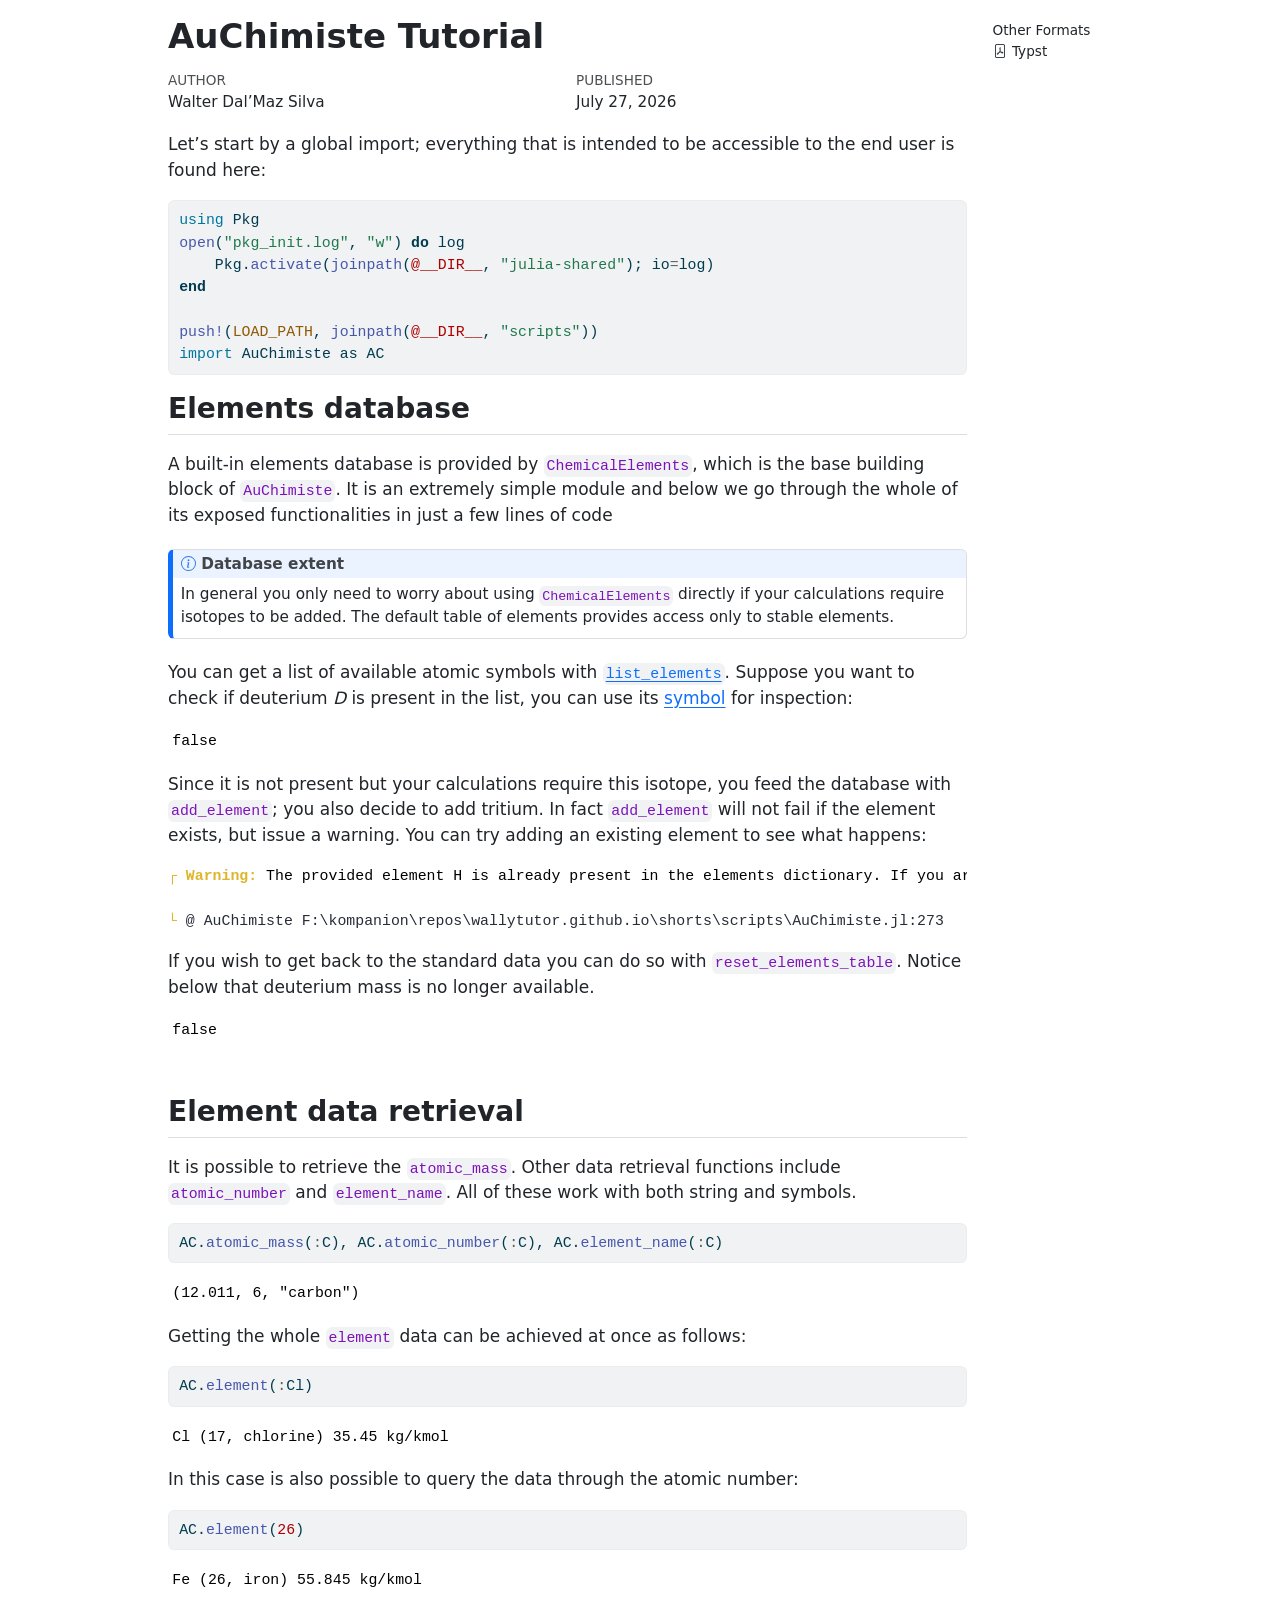
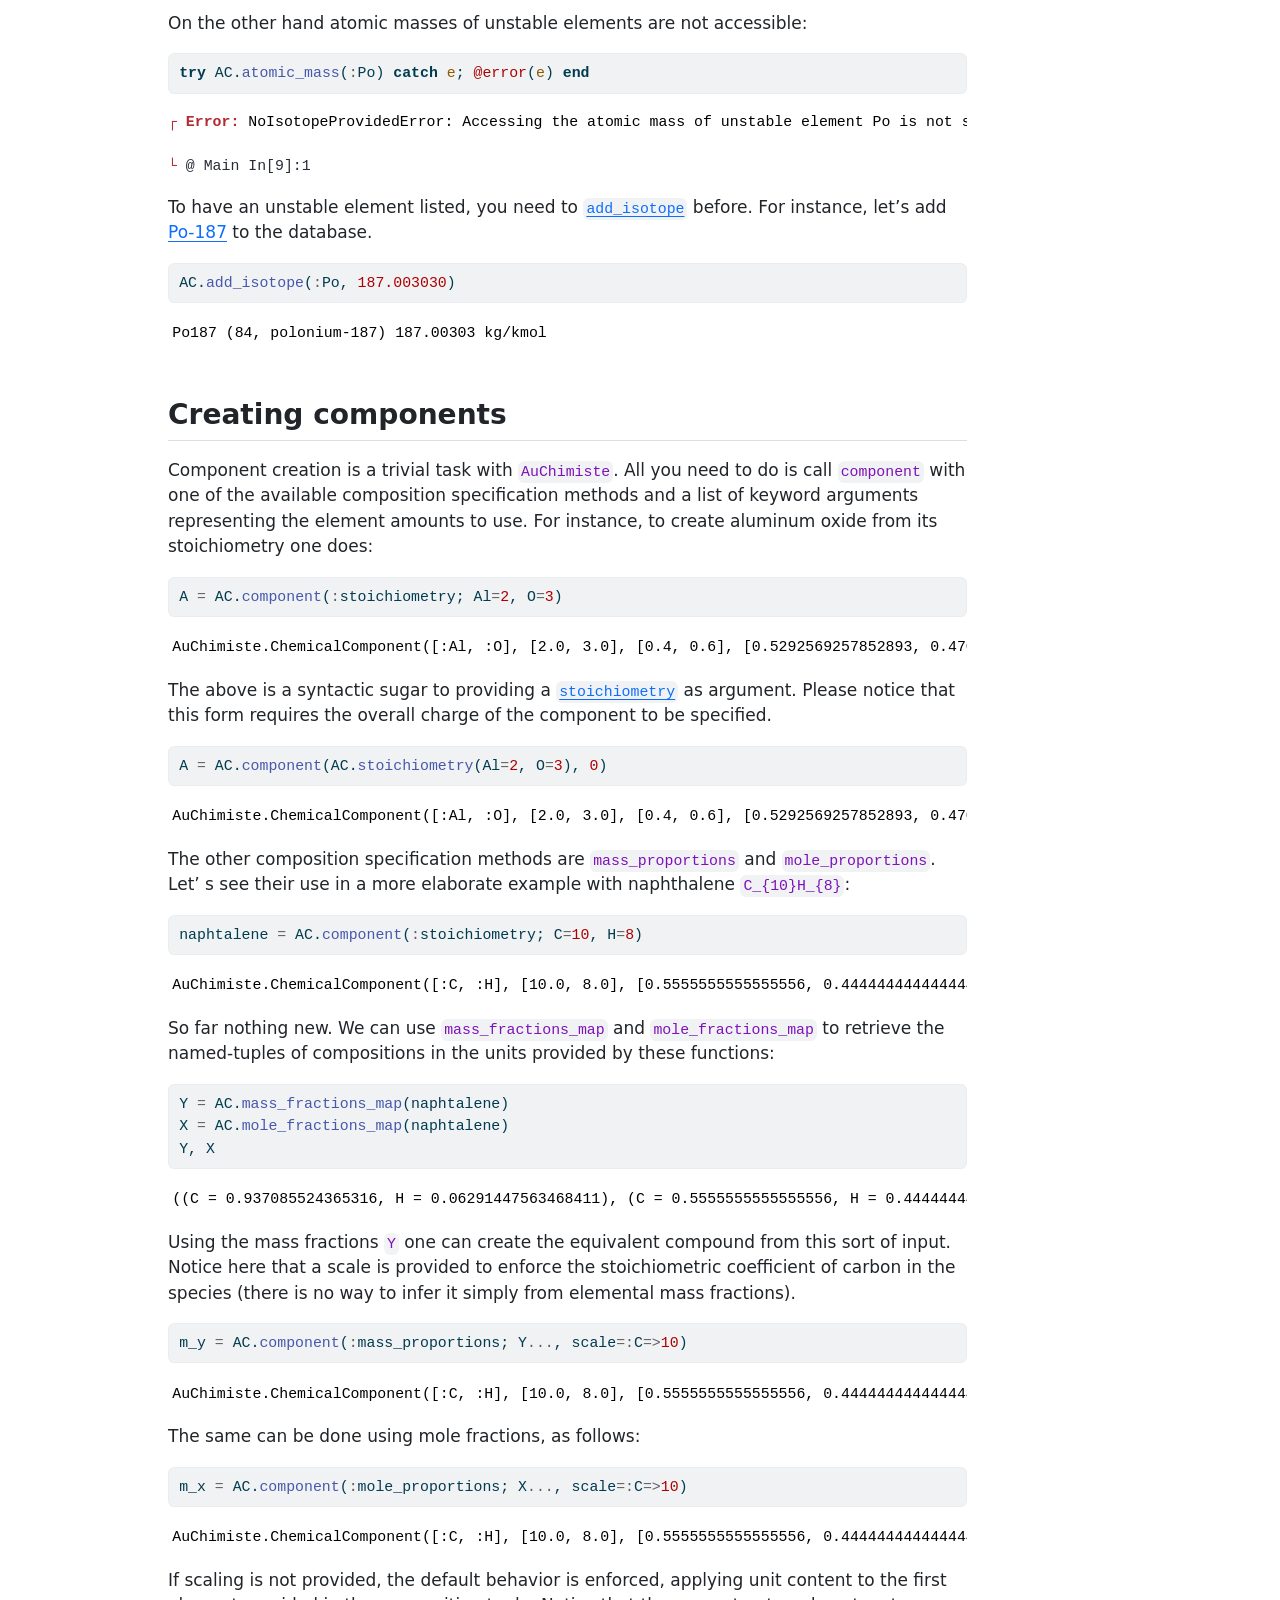
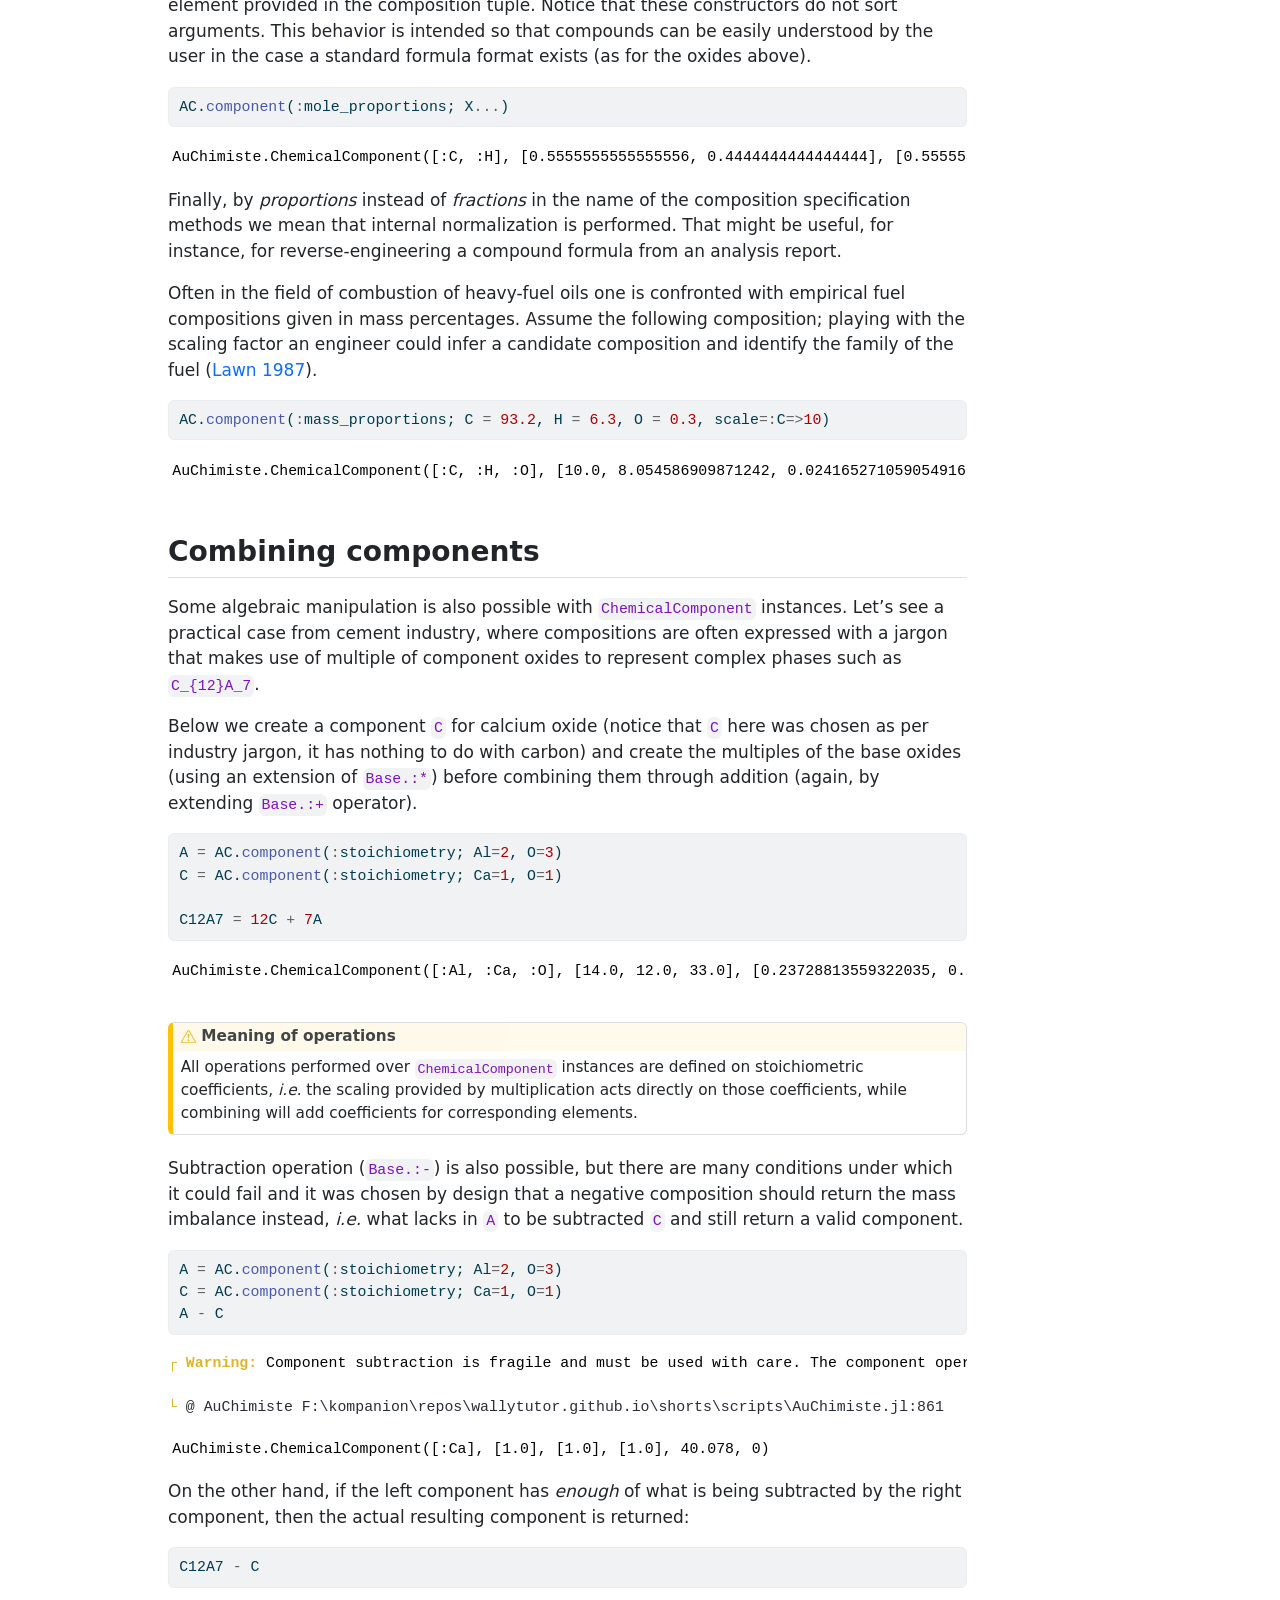
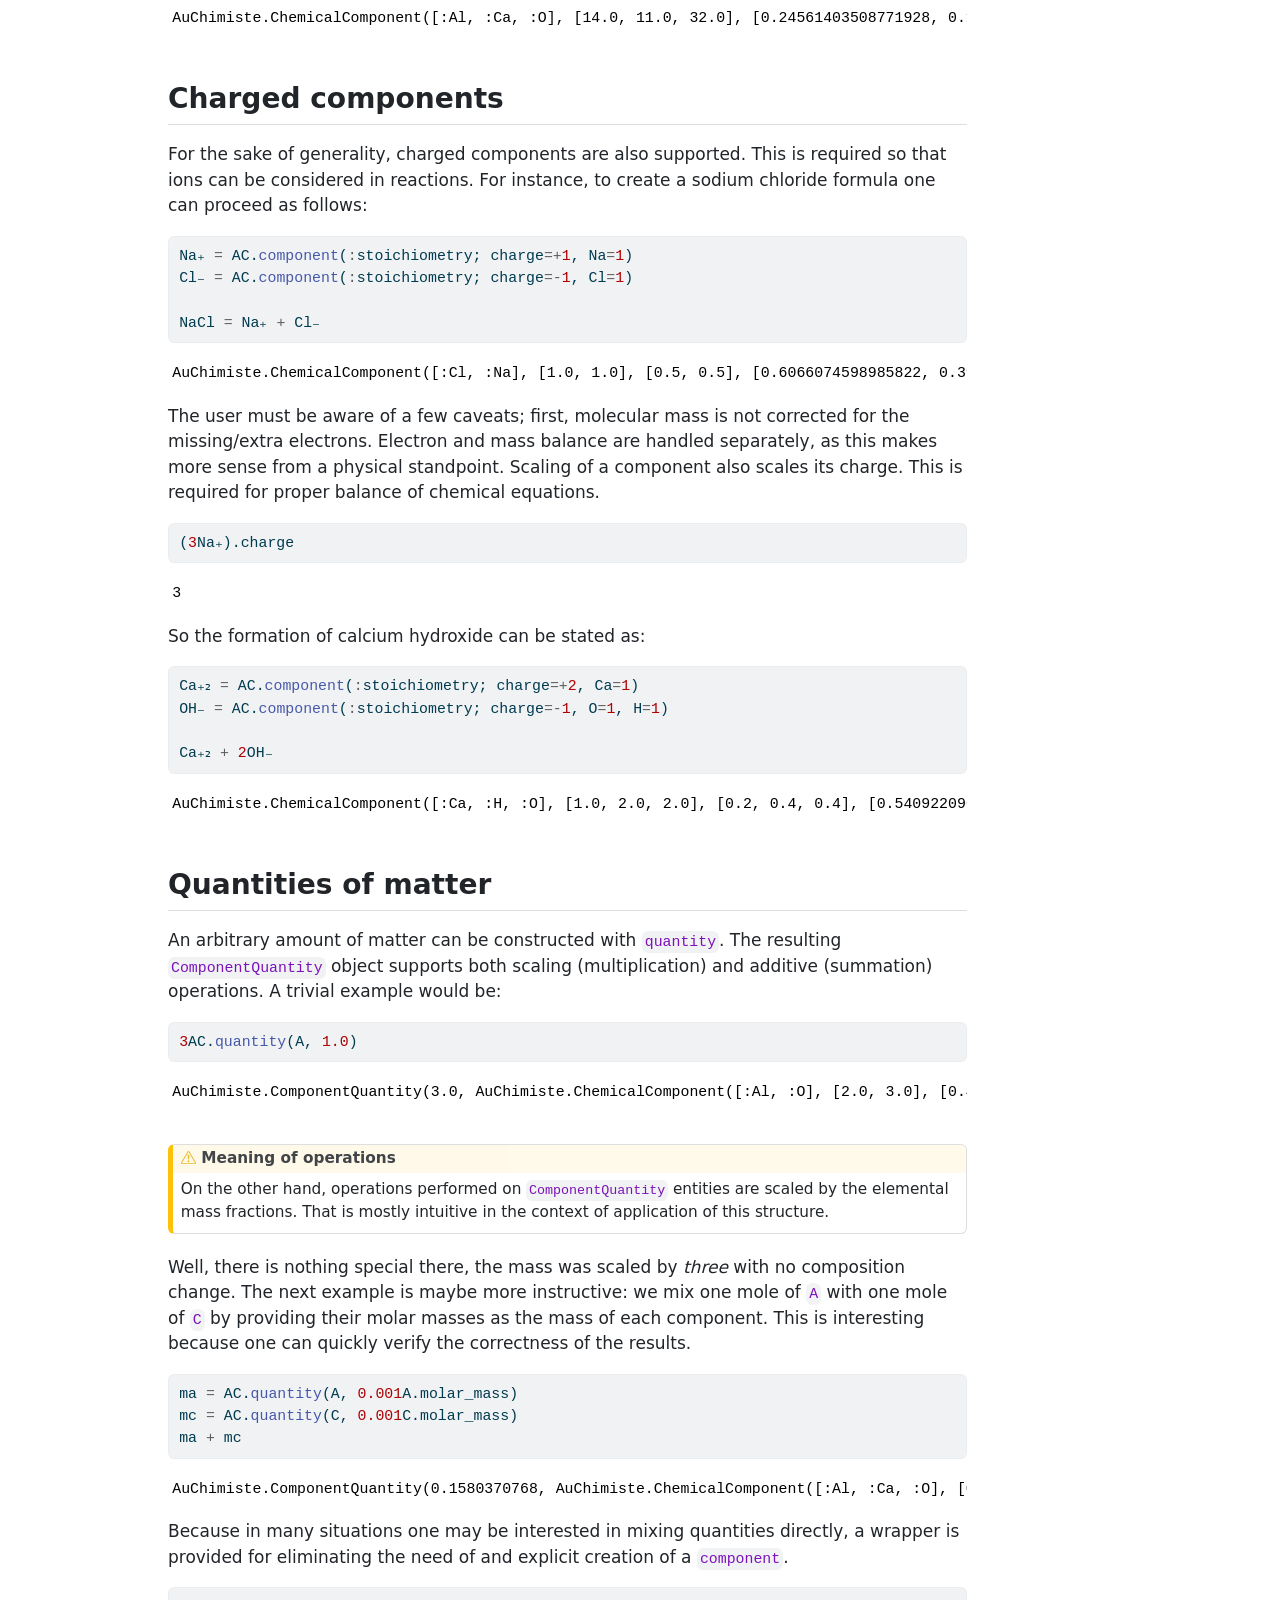
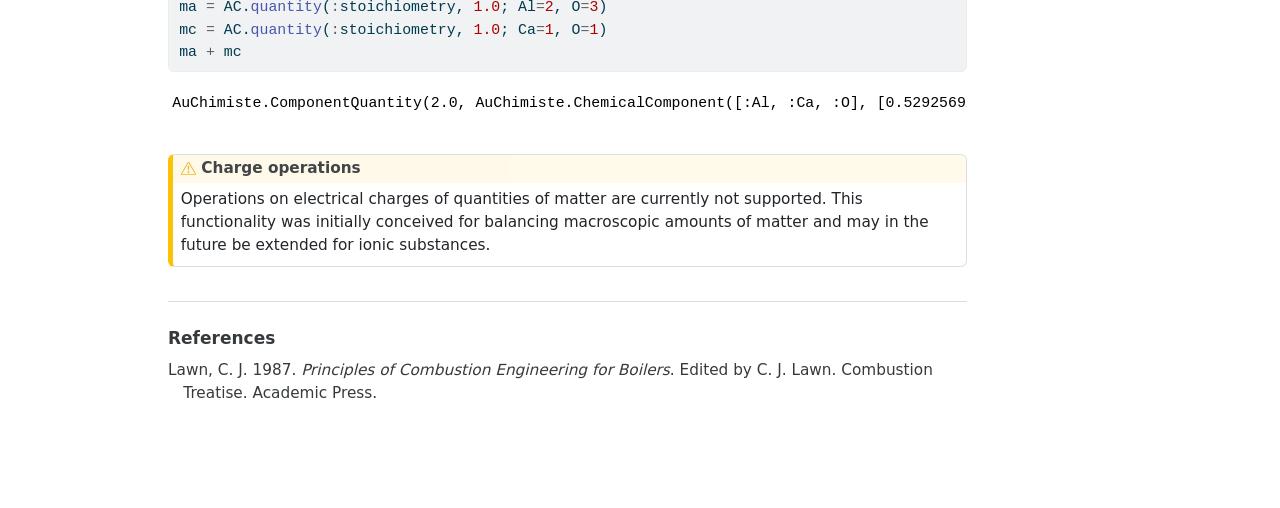
<file: shorts/julia-auchimiste-tutorial.html>
<!DOCTYPE html>
<html xmlns="http://www.w3.org/1999/xhtml" lang="en" xml:lang="en"><head>

<meta charset="utf-8">
<meta name="generator" content="quarto-1.9.38">

<meta name="viewport" content="width=device-width, initial-scale=1.0, user-scalable=yes">

<meta name="author" content="Walter Dal’Maz Silva">
<meta name="dcterms.date" content="2026-07-27">

<title>AuChimiste Tutorial</title>
<style>
/* Default styles provided by pandoc.
** See https://pandoc.org/MANUAL.html#variables-for-html for config info.
*/
code{white-space: pre-wrap;}
span.smallcaps{font-variant: small-caps;}
div.columns{display: flex; gap: min(4vw, 1.5em);}
div.column{flex: auto; overflow-x: auto;}
div.hanging-indent{margin-left: 1.5em; text-indent: -1.5em;}
ul.task-list{list-style: none;}
ul.task-list li input[type="checkbox"] {
  width: 0.8em;
  margin: 0 0.8em 0.2em -1em; /* quarto-specific, see https://github.com/quarto-dev/quarto-cli/issues/4556 */ 
  vertical-align: middle;
}
/* CSS for syntax highlighting */
html { -webkit-text-size-adjust: 100%; }
pre > code.sourceCode { white-space: pre; position: relative; }
pre > code.sourceCode > span { display: inline-block; line-height: 1.25; }
pre > code.sourceCode > span:empty { height: 1.2em; }
.sourceCode { overflow: visible; }
code.sourceCode > span { color: inherit; text-decoration: inherit; }
div.sourceCode { margin: 1em 0; }
pre.sourceCode { margin: 0; }
@media screen {
div.sourceCode { overflow: auto; }
}
@media print {
pre > code.sourceCode { white-space: pre-wrap; }
pre > code.sourceCode > span { text-indent: -5em; padding-left: 5em; }
}
pre.numberSource code
  { counter-reset: source-line 0; }
pre.numberSource code > span
  { position: relative; left: -4em; counter-increment: source-line; }
pre.numberSource code > span > a:first-child::before
  { content: counter(source-line);
    position: relative; left: -1em; text-align: right; vertical-align: baseline;
    border: none; display: inline-block;
    -webkit-touch-callout: none; -webkit-user-select: none;
    -khtml-user-select: none; -moz-user-select: none;
    -ms-user-select: none; user-select: none;
    padding: 0 4px; width: 4em;
  }
pre.numberSource { margin-left: 3em;  padding-left: 4px; }
div.sourceCode
  {   }
@media screen {
pre > code.sourceCode > span > a:first-child::before { text-decoration: underline; }
}
/* CSS for citations */
div.csl-bib-body { }
div.csl-entry {
  clear: both;
}
.hanging-indent div.csl-entry {
  margin-left:2em;
  text-indent:-2em;
}
div.csl-left-margin {
  min-width:2em;
  float:left;
}
div.csl-right-inline {
  margin-left:2em;
  padding-left:1em;
}
div.csl-indent {
  margin-left: 2em;
}</style>


<script src="julia-auchimiste-tutorial_files/libs/clipboard/clipboard.min.js"></script>
<script src="julia-auchimiste-tutorial_files/libs/quarto-html/quarto.js" type="module"></script>
<script src="julia-auchimiste-tutorial_files/libs/quarto-html/tabsets/tabsets.js" type="module"></script>
<script src="julia-auchimiste-tutorial_files/libs/quarto-html/popper.min.js"></script>
<script src="julia-auchimiste-tutorial_files/libs/quarto-html/tippy.umd.min.js"></script>
<script src="julia-auchimiste-tutorial_files/libs/quarto-html/anchor.min.js"></script>
<link href="julia-auchimiste-tutorial_files/libs/quarto-html/tippy.css" rel="stylesheet">
<link href="julia-auchimiste-tutorial_files/libs/quarto-html/quarto-syntax-highlighting-15634bcf2e68342d4ad2dfa704d543f6.css" rel="stylesheet" id="quarto-text-highlighting-styles">
<script src="julia-auchimiste-tutorial_files/libs/bootstrap/bootstrap.min.js"></script>
<link href="julia-auchimiste-tutorial_files/libs/bootstrap/bootstrap-icons.css" rel="stylesheet">
<link href="julia-auchimiste-tutorial_files/libs/bootstrap/bootstrap-efbb37e9afcc02144ebbc7afd12a776f.min.css" rel="stylesheet" append-hash="true" id="quarto-bootstrap" data-mode="light">


</head>

<body class="quarto-light">

<div id="quarto-content" class="page-columns page-rows-contents page-layout-article">
<div id="quarto-margin-sidebar" class="sidebar margin-sidebar">
<div class="quarto-alternate-formats"><h2>Other Formats</h2><ul><li><a href="julia-auchimiste-tutorial.pdf"><i class="bi bi-file-pdf"></i>Typst</a></li></ul></div></div>
<main class="content" id="quarto-document-content">

<header id="title-block-header" class="quarto-title-block default">
<div class="quarto-title">
<h1 class="title">AuChimiste Tutorial</h1>
</div>



<div class="quarto-title-meta">

    <div>
    <div class="quarto-title-meta-heading">Author</div>
    <div class="quarto-title-meta-contents">
             <p>Walter Dal’Maz Silva </p>
          </div>
  </div>
    
    <div>
    <div class="quarto-title-meta-heading">Published</div>
    <div class="quarto-title-meta-contents">
      <p class="date">July 27, 2026</p>
    </div>
  </div>
  
    
  </div>
  


</header>


<p>Let’s start by a global import; everything that is intended to be accessible to the end user is found here:</p>
<div id="ec65c7d2" class="cell" data-execution_count="1">
<div class="code-copy-outer-scaffold"><div class="sourceCode cell-code" id="cb1"><pre class="sourceCode julia code-with-copy"><code class="sourceCode julia"><span id="cb1-1"><a href="#cb1-1" aria-hidden="true" tabindex="-1"></a><span class="im">using</span> <span class="bu">Pkg</span></span>
<span id="cb1-2"><a href="#cb1-2" aria-hidden="true" tabindex="-1"></a><span class="fu">open</span>(<span class="st">"pkg_init.log"</span>, <span class="st">"w"</span>) <span class="cf">do</span> log</span>
<span id="cb1-3"><a href="#cb1-3" aria-hidden="true" tabindex="-1"></a>    <span class="bu">Pkg</span>.<span class="fu">activate</span>(<span class="fu">joinpath</span>(<span class="pp">@__DIR__</span>, <span class="st">"julia-shared"</span>); io<span class="op">=</span>log)</span>
<span id="cb1-4"><a href="#cb1-4" aria-hidden="true" tabindex="-1"></a><span class="cf">end</span></span>
<span id="cb1-5"><a href="#cb1-5" aria-hidden="true" tabindex="-1"></a></span>
<span id="cb1-6"><a href="#cb1-6" aria-hidden="true" tabindex="-1"></a><span class="fu">push!</span>(<span class="cn">LOAD_PATH</span>, <span class="fu">joinpath</span>(<span class="pp">@__DIR__</span>, <span class="st">"scripts"</span>))</span>
<span id="cb1-7"><a href="#cb1-7" aria-hidden="true" tabindex="-1"></a><span class="im">import</span> <span class="bu">AuChimiste</span> as AC</span></code></pre></div><button title="Copy to Clipboard" class="code-copy-button"><i class="bi"></i></button></div>
</div>
<section id="elements-database" class="level2">
<h2 class="anchored" data-anchor-id="elements-database">Elements database</h2>
<p>A built-in elements database is provided by <code>ChemicalElements</code>, which is the base building block of <code>AuChimiste</code>. It is an extremely simple module and below we go through the whole of its exposed functionalities in just a few lines of code</p>
<div class="callout callout-style-default callout-note callout-titled" title="Database extent">
<div class="callout-header d-flex align-content-center">
<div class="callout-icon-container">
<i class="callout-icon"></i>
</div>
<div class="callout-title-container flex-fill">
<span class="screen-reader-only">Note</span>Database extent
</div>
</div>
<div class="callout-body-container callout-body">
<p>In general you only need to worry about using <code>ChemicalElements</code> directly if your calculations require isotopes to be added. The default table of elements provides access only to stable elements.</p>
</div>
</div>
<p>You can get a list of available atomic symbols with <a href="@ref"><code>list_elements</code></a>. Suppose you want to check if deuterium <em>D</em> is present in the list, you can use its <a href="https://docs.julialang.org/en/v1/base/base/#Core.Symbol">symbol</a> for inspection:</p>
<div id="77ca6157" class="cell" data-execution_count="2">
<div class="cell-output cell-output-display" data-execution_count="3">
<pre><code>false</code></pre>
</div>
</div>
<p>Since it is not present but your calculations require this isotope, you feed the database with <code>add_element</code>; you also decide to add tritium. In fact <code>add_element</code> will not fail if the element exists, but issue a warning. You can try adding an existing element to see what happens:</p>
<div id="96c7b707" class="cell" data-execution_count="3">
<div class="cell-output cell-output-stderr">
<div class="ansi-escaped-output">
<pre><span class="ansi-yellow-fg ansi-bold">┌ </span><span class="ansi-yellow-fg ansi-bold">Warning: </span>The provided element H is already present in the elements dictionary. If you are trying to create an isotope, please chose a different name. Also notice that default stable elements cannot be modified.

<span class="ansi-yellow-fg ansi-bold">└ </span><span class="ansi-bright-black-fg">@ AuChimiste F:\kompanion\repos\wallytutor.github.io\shorts\scripts\AuChimiste.jl:273</span>
</pre>
</div>
</div>
</div>
<p>If you wish to get back to the standard data you can do so with <code>reset_elements_table</code>. Notice below that deuterium mass is no longer available.</p>
<div id="817cbd60" class="cell" data-execution_count="4">
<div class="cell-output cell-output-display" data-execution_count="5">
<pre><code>false</code></pre>
</div>
</div>
</section>
<section id="element-data-retrieval" class="level2">
<h2 class="anchored" data-anchor-id="element-data-retrieval">Element data retrieval</h2>
<p>It is possible to retrieve the <code>atomic_mass</code>. Other data retrieval functions include <code>atomic_number</code> and <code>element_name</code>. All of these work with both string and symbols.</p>
<div id="155b5271" class="cell" data-execution_count="5">
<div class="code-copy-outer-scaffold"><div class="sourceCode cell-code" id="cb4"><pre class="sourceCode julia code-with-copy"><code class="sourceCode julia"><span id="cb4-1"><a href="#cb4-1" aria-hidden="true" tabindex="-1"></a>AC.<span class="fu">atomic_mass</span>(<span class="op">:</span>C), AC.<span class="fu">atomic_number</span>(<span class="op">:</span>C), AC.<span class="fu">element_name</span>(<span class="op">:</span>C)</span></code></pre></div><button title="Copy to Clipboard" class="code-copy-button"><i class="bi"></i></button></div>
<div class="cell-output cell-output-display" data-execution_count="6">
<pre><code>(12.011, 6, "carbon")</code></pre>
</div>
</div>
<p>Getting the whole <code>element</code> data can be achieved at once as follows:</p>
<div id="73a2e645" class="cell" data-execution_count="6">
<div class="code-copy-outer-scaffold"><div class="sourceCode cell-code" id="cb6"><pre class="sourceCode julia code-with-copy"><code class="sourceCode julia"><span id="cb6-1"><a href="#cb6-1" aria-hidden="true" tabindex="-1"></a>AC.<span class="fu">element</span>(<span class="op">:</span>Cl)</span></code></pre></div><button title="Copy to Clipboard" class="code-copy-button"><i class="bi"></i></button></div>
<div class="cell-output cell-output-display" data-execution_count="7">
<pre><code>Cl (17, chlorine) 35.45 kg/kmol</code></pre>
</div>
</div>
<p>In this case is also possible to query the data through the atomic number:</p>
<div id="a282c31b" class="cell" data-execution_count="7">
<div class="code-copy-outer-scaffold"><div class="sourceCode cell-code" id="cb8"><pre class="sourceCode julia code-with-copy"><code class="sourceCode julia"><span id="cb8-1"><a href="#cb8-1" aria-hidden="true" tabindex="-1"></a>AC.<span class="fu">element</span>(<span class="fl">26</span>)</span></code></pre></div><button title="Copy to Clipboard" class="code-copy-button"><i class="bi"></i></button></div>
<div class="cell-output cell-output-display" data-execution_count="8">
<pre><code>Fe (26, iron) 55.845 kg/kmol</code></pre>
</div>
</div>
<p>On the other hand atomic masses of unstable elements are not accessible:</p>
<div id="a4e12536" class="cell" data-execution_count="8">
<div class="code-copy-outer-scaffold"><div class="sourceCode cell-code" id="cb10"><pre class="sourceCode julia code-with-copy"><code class="sourceCode julia"><span id="cb10-1"><a href="#cb10-1" aria-hidden="true" tabindex="-1"></a><span class="cf">try</span> AC.<span class="fu">atomic_mass</span>(<span class="op">:</span>Po) <span class="cf">catch</span> <span class="cn">e</span>; <span class="pp">@error</span>(<span class="cn">e</span>) <span class="cf">end</span></span></code></pre></div><button title="Copy to Clipboard" class="code-copy-button"><i class="bi"></i></button></div>
<div class="cell-output cell-output-stderr">
<div class="ansi-escaped-output">
<pre><span class="ansi-bright-red-fg ansi-bold">┌ </span><span class="ansi-bright-red-fg ansi-bold">Error: </span>NoIsotopeProvidedError: Accessing the atomic mass of unstable element Po is not supported. Please consider creating a named isotope of this element with `add_isotope`.

<span class="ansi-bright-red-fg ansi-bold">└ </span><span class="ansi-bright-black-fg">@ Main In[9]:1</span>
</pre>
</div>
</div>
</div>
<p>To have an unstable element listed, you need to <a href="@ref"><code>add_isotope</code></a> before. For instance, let’s add <a href="https://en.wikipedia.org/wiki/Isotopes_of_polonium">Po-187</a> to the database.</p>
<div id="02c09e71" class="cell" data-execution_count="9">
<div class="code-copy-outer-scaffold"><div class="sourceCode cell-code" id="cb11"><pre class="sourceCode julia code-with-copy"><code class="sourceCode julia"><span id="cb11-1"><a href="#cb11-1" aria-hidden="true" tabindex="-1"></a>AC.<span class="fu">add_isotope</span>(<span class="op">:</span>Po, <span class="fl">187.003030</span>)</span></code></pre></div><button title="Copy to Clipboard" class="code-copy-button"><i class="bi"></i></button></div>
<div class="cell-output cell-output-display" data-execution_count="10">
<pre><code>Po187 (84, polonium-187) 187.00303 kg/kmol</code></pre>
</div>
</div>
</section>
<section id="creating-components" class="level2">
<h2 class="anchored" data-anchor-id="creating-components">Creating components</h2>
<p>Component creation is a trivial task with <code>AuChimiste</code>. All you need to do is call <code>component</code> with one of the available composition specification methods and a list of keyword arguments representing the element amounts to use. For instance, to create aluminum oxide from its stoichiometry one does:</p>
<div id="ccd7b1da" class="cell" data-execution_count="10">
<div class="code-copy-outer-scaffold"><div class="sourceCode cell-code" id="cb13"><pre class="sourceCode julia code-with-copy"><code class="sourceCode julia"><span id="cb13-1"><a href="#cb13-1" aria-hidden="true" tabindex="-1"></a>A <span class="op">=</span> AC.<span class="fu">component</span>(<span class="op">:</span>stoichiometry; Al<span class="op">=</span><span class="fl">2</span>, O<span class="op">=</span><span class="fl">3</span>)</span></code></pre></div><button title="Copy to Clipboard" class="code-copy-button"><i class="bi"></i></button></div>
<div class="cell-output cell-output-display" data-execution_count="11">
<pre><code>AuChimiste.ChemicalComponent([:Al, :O], [2.0, 3.0], [0.4, 0.6], [0.5292569257852893, 0.47074307421471057], 101.9600768, 0)</code></pre>
</div>
</div>
<p>The above is a syntactic sugar to providing a <a href="@ref"><code>stoichiometry</code></a> as argument. Please notice that this form requires the overall charge of the component to be specified.</p>
<div id="c8dfeea1" class="cell" data-execution_count="11">
<div class="code-copy-outer-scaffold"><div class="sourceCode cell-code" id="cb15"><pre class="sourceCode julia code-with-copy"><code class="sourceCode julia"><span id="cb15-1"><a href="#cb15-1" aria-hidden="true" tabindex="-1"></a>A <span class="op">=</span> AC.<span class="fu">component</span>(AC.<span class="fu">stoichiometry</span>(Al<span class="op">=</span><span class="fl">2</span>, O<span class="op">=</span><span class="fl">3</span>), <span class="fl">0</span>)</span></code></pre></div><button title="Copy to Clipboard" class="code-copy-button"><i class="bi"></i></button></div>
<div class="cell-output cell-output-display" data-execution_count="12">
<pre><code>AuChimiste.ChemicalComponent([:Al, :O], [2.0, 3.0], [0.4, 0.6], [0.5292569257852893, 0.47074307421471057], 101.9600768, 0)</code></pre>
</div>
</div>
<p>The other composition specification methods are <code>mass_proportions</code> and <code>mole_proportions</code>. Let’ s see their use in a more elaborate example with naphthalene <code>C_{10}H_{8}</code>:</p>
<div id="7c86b1eb" class="cell" data-execution_count="12">
<div class="code-copy-outer-scaffold"><div class="sourceCode cell-code" id="cb17"><pre class="sourceCode julia code-with-copy"><code class="sourceCode julia"><span id="cb17-1"><a href="#cb17-1" aria-hidden="true" tabindex="-1"></a>naphtalene <span class="op">=</span> AC.<span class="fu">component</span>(<span class="op">:</span>stoichiometry; C<span class="op">=</span><span class="fl">10</span>, H<span class="op">=</span><span class="fl">8</span>)</span></code></pre></div><button title="Copy to Clipboard" class="code-copy-button"><i class="bi"></i></button></div>
<div class="cell-output cell-output-display" data-execution_count="13">
<pre><code>AuChimiste.ChemicalComponent([:C, :H], [10.0, 8.0], [0.5555555555555556, 0.4444444444444444], [0.937085524365316, 0.06291447563468411], 128.17399999999998, 0)</code></pre>
</div>
</div>
<p>So far nothing new. We can use <code>mass_fractions_map</code> and <code>mole_fractions_map</code> to retrieve the named-tuples of compositions in the units provided by these functions:</p>
<div id="8c648796" class="cell" data-execution_count="13">
<div class="code-copy-outer-scaffold"><div class="sourceCode cell-code" id="cb19"><pre class="sourceCode julia code-with-copy"><code class="sourceCode julia"><span id="cb19-1"><a href="#cb19-1" aria-hidden="true" tabindex="-1"></a>Y <span class="op">=</span> AC.<span class="fu">mass_fractions_map</span>(naphtalene)</span>
<span id="cb19-2"><a href="#cb19-2" aria-hidden="true" tabindex="-1"></a>X <span class="op">=</span> AC.<span class="fu">mole_fractions_map</span>(naphtalene)</span>
<span id="cb19-3"><a href="#cb19-3" aria-hidden="true" tabindex="-1"></a>Y, X</span></code></pre></div><button title="Copy to Clipboard" class="code-copy-button"><i class="bi"></i></button></div>
<div class="cell-output cell-output-display" data-execution_count="14">
<pre><code>((C = 0.937085524365316, H = 0.06291447563468411), (C = 0.5555555555555556, H = 0.4444444444444444))</code></pre>
</div>
</div>
<p>Using the mass fractions <code>Y</code> one can create the equivalent compound from this sort of input. Notice here that a scale is provided to enforce the stoichiometric coefficient of carbon in the species (there is no way to infer it simply from elemental mass fractions).</p>
<div id="d110de62" class="cell" data-execution_count="14">
<div class="code-copy-outer-scaffold"><div class="sourceCode cell-code" id="cb21"><pre class="sourceCode julia code-with-copy"><code class="sourceCode julia"><span id="cb21-1"><a href="#cb21-1" aria-hidden="true" tabindex="-1"></a>m_y <span class="op">=</span> AC.<span class="fu">component</span>(<span class="op">:</span>mass_proportions; Y<span class="op">...</span>, scale<span class="op">=:</span>C<span class="op">=&gt;</span><span class="fl">10</span>)</span></code></pre></div><button title="Copy to Clipboard" class="code-copy-button"><i class="bi"></i></button></div>
<div class="cell-output cell-output-display" data-execution_count="15">
<pre><code>AuChimiste.ChemicalComponent([:C, :H], [10.0, 8.0], [0.5555555555555556, 0.4444444444444444], [0.937085524365316, 0.06291447563468411], 128.17399999999998, 0)</code></pre>
</div>
</div>
<p>The same can be done using mole fractions, as follows:</p>
<div id="77289001" class="cell" data-execution_count="15">
<div class="code-copy-outer-scaffold"><div class="sourceCode cell-code" id="cb23"><pre class="sourceCode julia code-with-copy"><code class="sourceCode julia"><span id="cb23-1"><a href="#cb23-1" aria-hidden="true" tabindex="-1"></a>m_x <span class="op">=</span> AC.<span class="fu">component</span>(<span class="op">:</span>mole_proportions; X<span class="op">...</span>, scale<span class="op">=:</span>C<span class="op">=&gt;</span><span class="fl">10</span>)</span></code></pre></div><button title="Copy to Clipboard" class="code-copy-button"><i class="bi"></i></button></div>
<div class="cell-output cell-output-display" data-execution_count="16">
<pre><code>AuChimiste.ChemicalComponent([:C, :H], [10.0, 8.0], [0.5555555555555556, 0.4444444444444444], [0.937085524365316, 0.06291447563468411], 128.17399999999998, 0)</code></pre>
</div>
</div>
<p>If scaling is not provided, the default behavior is enforced, applying unit content to the first element provided in the composition tuple. Notice that these constructors do not sort arguments. This behavior is intended so that compounds can be easily understood by the user in the case a standard formula format exists (as for the oxides above).</p>
<div id="a8c46c5a" class="cell" data-execution_count="16">
<div class="code-copy-outer-scaffold"><div class="sourceCode cell-code" id="cb25"><pre class="sourceCode julia code-with-copy"><code class="sourceCode julia"><span id="cb25-1"><a href="#cb25-1" aria-hidden="true" tabindex="-1"></a>AC.<span class="fu">component</span>(<span class="op">:</span>mole_proportions; X<span class="op">...</span>)</span></code></pre></div><button title="Copy to Clipboard" class="code-copy-button"><i class="bi"></i></button></div>
<div class="cell-output cell-output-display" data-execution_count="17">
<pre><code>AuChimiste.ChemicalComponent([:C, :H], [0.5555555555555556, 0.4444444444444444], [0.5555555555555556, 0.4444444444444444], [0.937085524365316, 0.06291447563468411], 7.120777777777777, 0)</code></pre>
</div>
</div>
<p>Finally, by <em>proportions</em> instead of <em>fractions</em> in the name of the composition specification methods we mean that internal normalization is performed. That might be useful, for instance, for reverse-engineering a compound formula from an analysis report.</p>
<p>Often in the field of combustion of heavy-fuel oils one is confronted with empirical fuel compositions given in mass percentages. Assume the following composition; playing with the scaling factor an engineer could infer a candidate composition and identify the family of the fuel <span class="citation" data-cites="Lawn1987">(<a href="#ref-Lawn1987" role="doc-biblioref">Lawn 1987</a>)</span>.</p>
<div id="85af53e0" class="cell" data-execution_count="17">
<div class="code-copy-outer-scaffold"><div class="sourceCode cell-code" id="cb27"><pre class="sourceCode julia code-with-copy"><code class="sourceCode julia"><span id="cb27-1"><a href="#cb27-1" aria-hidden="true" tabindex="-1"></a>AC.<span class="fu">component</span>(<span class="op">:</span>mass_proportions; C <span class="op">=</span> <span class="fl">93.2</span>, H <span class="op">=</span> <span class="fl">6.3</span>, O <span class="op">=</span> <span class="fl">0.3</span>, scale<span class="op">=:</span>C<span class="op">=&gt;</span><span class="fl">10</span>)</span></code></pre></div><button title="Copy to Clipboard" class="code-copy-button"><i class="bi"></i></button></div>
<div class="cell-output cell-output-display" data-execution_count="18">
<pre><code>AuChimiste.ChemicalComponent([:C, :H, :O], [10.0, 8.054586909871242, 0.024165271059054916], [0.5531355206333394, 0.445527812387811, 0.001336666978849611], [0.9338677354709419, 0.06312625250501001, 0.003006012024048096], 128.61564377682402, 0)</code></pre>
</div>
</div>
</section>
<section id="combining-components" class="level2">
<h2 class="anchored" data-anchor-id="combining-components">Combining components</h2>
<p>Some algebraic manipulation is also possible with <code>ChemicalComponent</code> instances. Let’s see a practical case from cement industry, where compositions are often expressed with a jargon that makes use of multiple of component oxides to represent complex phases such as <code>C_{12}A_7</code>.</p>
<p>Below we create a component <code>C</code> for calcium oxide (notice that <code>C</code> here was chosen as per industry jargon, it has nothing to do with carbon) and create the multiples of the base oxides (using an extension of <code>Base.:*</code>) before combining them through addition (again, by extending <code>Base.:+</code> operator).</p>
<div id="4efc75c3" class="cell" data-execution_count="18">
<div class="code-copy-outer-scaffold"><div class="sourceCode cell-code" id="cb29"><pre class="sourceCode julia code-with-copy"><code class="sourceCode julia"><span id="cb29-1"><a href="#cb29-1" aria-hidden="true" tabindex="-1"></a>A <span class="op">=</span> AC.<span class="fu">component</span>(<span class="op">:</span>stoichiometry; Al<span class="op">=</span><span class="fl">2</span>, O<span class="op">=</span><span class="fl">3</span>)</span>
<span id="cb29-2"><a href="#cb29-2" aria-hidden="true" tabindex="-1"></a>C <span class="op">=</span> AC.<span class="fu">component</span>(<span class="op">:</span>stoichiometry; Ca<span class="op">=</span><span class="fl">1</span>, O<span class="op">=</span><span class="fl">1</span>)</span>
<span id="cb29-3"><a href="#cb29-3" aria-hidden="true" tabindex="-1"></a></span>
<span id="cb29-4"><a href="#cb29-4" aria-hidden="true" tabindex="-1"></a>C12A7 <span class="op">=</span> <span class="fl">12</span>C <span class="op">+</span> <span class="fl">7</span>A</span></code></pre></div><button title="Copy to Clipboard" class="code-copy-button"><i class="bi"></i></button></div>
<div class="cell-output cell-output-display" data-execution_count="19">
<pre><code>AuChimiste.ChemicalComponent([:Al, :Ca, :O], [14.0, 12.0, 33.0], [0.23728813559322035, 0.2033898305084746, 0.559322033898305], [0.2724141100024047, 0.3468343810969771, 0.38075150890061815], 1386.6445376000001, 0)</code></pre>
</div>
</div>
<div class="callout callout-style-default callout-warning callout-titled" title="Meaning of operations">
<div class="callout-header d-flex align-content-center">
<div class="callout-icon-container">
<i class="callout-icon"></i>
</div>
<div class="callout-title-container flex-fill">
<span class="screen-reader-only">Warning</span>Meaning of operations
</div>
</div>
<div class="callout-body-container callout-body">
<p>All operations performed over <code>ChemicalComponent</code> instances are defined on stoichiometric coefficients, <em>i.e.</em> the scaling provided by multiplication acts directly on those coefficients, while combining will add coefficients for corresponding elements.</p>
</div>
</div>
<p>Subtraction operation (<code>Base.:-</code>) is also possible, but there are many conditions under which it could fail and it was chosen by design that a negative composition should return the mass imbalance instead, <em>i.e.</em> what lacks in <code>A</code> to be subtracted <code>C</code> and still return a valid component.</p>
<div id="43828356" class="cell" data-execution_count="19">
<div class="code-copy-outer-scaffold"><div class="sourceCode cell-code" id="cb31"><pre class="sourceCode julia code-with-copy"><code class="sourceCode julia"><span id="cb31-1"><a href="#cb31-1" aria-hidden="true" tabindex="-1"></a>A <span class="op">=</span> AC.<span class="fu">component</span>(<span class="op">:</span>stoichiometry; Al<span class="op">=</span><span class="fl">2</span>, O<span class="op">=</span><span class="fl">3</span>)</span>
<span id="cb31-2"><a href="#cb31-2" aria-hidden="true" tabindex="-1"></a>C <span class="op">=</span> AC.<span class="fu">component</span>(<span class="op">:</span>stoichiometry; Ca<span class="op">=</span><span class="fl">1</span>, O<span class="op">=</span><span class="fl">1</span>)</span>
<span id="cb31-3"><a href="#cb31-3" aria-hidden="true" tabindex="-1"></a>A <span class="op">-</span> C</span></code></pre></div><button title="Copy to Clipboard" class="code-copy-button"><i class="bi"></i></button></div>
<div class="cell-output cell-output-stderr">
<div class="ansi-escaped-output">
<pre><span class="ansi-yellow-fg ansi-bold">┌ </span><span class="ansi-yellow-fg ansi-bold">Warning: </span>Component subtraction is fragile and must be used with care. The component operation you tried to perform produced negative coefficients. That is because the right component have more of one/some elements than the left component. Instead of retuning the meaningless composition I am providing you with the mass imbalance.

<span class="ansi-yellow-fg ansi-bold">└ </span><span class="ansi-bright-black-fg">@ AuChimiste F:\kompanion\repos\wallytutor.github.io\shorts\scripts\AuChimiste.jl:861</span>
</pre>
</div>
</div>
<div class="cell-output cell-output-display" data-execution_count="20">
<pre><code>AuChimiste.ChemicalComponent([:Ca], [1.0], [1.0], [1.0], 40.078, 0)</code></pre>
</div>
</div>
<p>On the other hand, if the left component has <em>enough</em> of what is being subtracted by the right component, then the actual resulting component is returned:</p>
<div id="442c4344" class="cell" data-execution_count="20">
<div class="code-copy-outer-scaffold"><div class="sourceCode cell-code" id="cb33"><pre class="sourceCode julia code-with-copy"><code class="sourceCode julia"><span id="cb33-1"><a href="#cb33-1" aria-hidden="true" tabindex="-1"></a>C12A7 <span class="op">-</span> C</span></code></pre></div><button title="Copy to Clipboard" class="code-copy-button"><i class="bi"></i></button></div>
<div class="cell-output cell-output-display" data-execution_count="21">
<pre><code>AuChimiste.ChemicalComponent([:Al, :Ca, :O], [14.0, 11.0, 32.0], [0.24561403508771928, 0.19298245614035087, 0.5614035087719298], [0.2838950499884795, 0.3313307949742964, 0.3847741550372241], 1330.5675376000002, 0)</code></pre>
</div>
</div>
</section>
<section id="charged-components" class="level2">
<h2 class="anchored" data-anchor-id="charged-components">Charged components</h2>
<p>For the sake of generality, charged components are also supported. This is required so that ions can be considered in reactions. For instance, to create a sodium chloride formula one can proceed as follows:</p>
<div id="e4fb02e6" class="cell" data-execution_count="21">
<div class="code-copy-outer-scaffold"><div class="sourceCode cell-code" id="cb35"><pre class="sourceCode julia code-with-copy"><code class="sourceCode julia"><span id="cb35-1"><a href="#cb35-1" aria-hidden="true" tabindex="-1"></a>Na₊ <span class="op">=</span> AC.<span class="fu">component</span>(<span class="op">:</span>stoichiometry; charge<span class="op">=+</span><span class="fl">1</span>, Na<span class="op">=</span><span class="fl">1</span>)</span>
<span id="cb35-2"><a href="#cb35-2" aria-hidden="true" tabindex="-1"></a>Cl₋ <span class="op">=</span> AC.<span class="fu">component</span>(<span class="op">:</span>stoichiometry; charge<span class="op">=-</span><span class="fl">1</span>, Cl<span class="op">=</span><span class="fl">1</span>)</span>
<span id="cb35-3"><a href="#cb35-3" aria-hidden="true" tabindex="-1"></a></span>
<span id="cb35-4"><a href="#cb35-4" aria-hidden="true" tabindex="-1"></a>NaCl <span class="op">=</span> Na₊ <span class="op">+</span> Cl₋</span></code></pre></div><button title="Copy to Clipboard" class="code-copy-button"><i class="bi"></i></button></div>
<div class="cell-output cell-output-display" data-execution_count="22">
<pre><code>AuChimiste.ChemicalComponent([:Cl, :Na], [1.0, 1.0], [0.5, 0.5], [0.6066074598985822, 0.3933925401014177], 58.43976928000001, 0)</code></pre>
</div>
</div>
<p>The user must be aware of a few caveats; first, molecular mass is not corrected for the missing/extra electrons. Electron and mass balance are handled separately, as this makes more sense from a physical standpoint. Scaling of a component also scales its charge. This is required for proper balance of chemical equations.</p>
<div id="feea47b3" class="cell" data-execution_count="22">
<div class="code-copy-outer-scaffold"><div class="sourceCode cell-code" id="cb37"><pre class="sourceCode julia code-with-copy"><code class="sourceCode julia"><span id="cb37-1"><a href="#cb37-1" aria-hidden="true" tabindex="-1"></a>(<span class="fl">3</span>Na₊).charge</span></code></pre></div><button title="Copy to Clipboard" class="code-copy-button"><i class="bi"></i></button></div>
<div class="cell-output cell-output-display" data-execution_count="23">
<pre><code>3</code></pre>
</div>
</div>
<p>So the formation of calcium hydroxide can be stated as:</p>
<div id="fdc4075e" class="cell" data-execution_count="23">
<div class="code-copy-outer-scaffold"><div class="sourceCode cell-code" id="cb39"><pre class="sourceCode julia code-with-copy"><code class="sourceCode julia"><span id="cb39-1"><a href="#cb39-1" aria-hidden="true" tabindex="-1"></a>Ca₊₂ <span class="op">=</span> AC.<span class="fu">component</span>(<span class="op">:</span>stoichiometry; charge<span class="op">=+</span><span class="fl">2</span>, Ca<span class="op">=</span><span class="fl">1</span>)</span>
<span id="cb39-2"><a href="#cb39-2" aria-hidden="true" tabindex="-1"></a>OH₋ <span class="op">=</span> AC.<span class="fu">component</span>(<span class="op">:</span>stoichiometry; charge<span class="op">=-</span><span class="fl">1</span>, O<span class="op">=</span><span class="fl">1</span>, H<span class="op">=</span><span class="fl">1</span>)</span>
<span id="cb39-3"><a href="#cb39-3" aria-hidden="true" tabindex="-1"></a></span>
<span id="cb39-4"><a href="#cb39-4" aria-hidden="true" tabindex="-1"></a>Ca₊₂ <span class="op">+</span> <span class="fl">2</span>OH₋</span></code></pre></div><button title="Copy to Clipboard" class="code-copy-button"><i class="bi"></i></button></div>
<div class="cell-output cell-output-display" data-execution_count="24">
<pre><code>AuChimiste.ChemicalComponent([:Ca, :H, :O], [1.0, 2.0, 2.0], [0.2, 0.4, 0.4], [0.5409220968525618, 0.027209415321492198, 0.4318684878259461], 74.092, 0)</code></pre>
</div>
</div>
</section>
<section id="quantities-of-matter" class="level2">
<h2 class="anchored" data-anchor-id="quantities-of-matter">Quantities of matter</h2>
<p>An arbitrary amount of matter can be constructed with <code>quantity</code>. The resulting <code>ComponentQuantity</code> object supports both scaling (multiplication) and additive (summation) operations. A trivial example would be:</p>
<div id="e6694b86" class="cell" data-execution_count="24">
<div class="code-copy-outer-scaffold"><div class="sourceCode cell-code" id="cb41"><pre class="sourceCode julia code-with-copy"><code class="sourceCode julia"><span id="cb41-1"><a href="#cb41-1" aria-hidden="true" tabindex="-1"></a><span class="fl">3</span>AC.<span class="fu">quantity</span>(A, <span class="fl">1.0</span>)</span></code></pre></div><button title="Copy to Clipboard" class="code-copy-button"><i class="bi"></i></button></div>
<div class="cell-output cell-output-display" data-execution_count="25">
<pre><code>AuChimiste.ComponentQuantity(3.0, AuChimiste.ChemicalComponent([:Al, :O], [2.0, 3.0], [0.4, 0.6], [0.5292569257852893, 0.47074307421471057], 101.9600768, 0))</code></pre>
</div>
</div>
<div class="callout callout-style-default callout-warning callout-titled" title="Meaning of operations">
<div class="callout-header d-flex align-content-center">
<div class="callout-icon-container">
<i class="callout-icon"></i>
</div>
<div class="callout-title-container flex-fill">
<span class="screen-reader-only">Warning</span>Meaning of operations
</div>
</div>
<div class="callout-body-container callout-body">
<p>On the other hand, operations performed on <code>ComponentQuantity</code> entities are scaled by the elemental mass fractions. That is mostly intuitive in the context of application of this structure.</p>
</div>
</div>
<p>Well, there is nothing special there, the mass was scaled by <em>three</em> with no composition change. The next example is maybe more instructive: we mix one mole of <code>A</code> with one mole of <code>C</code> by providing their molar masses as the mass of each component. This is interesting because one can quickly verify the correctness of the results.</p>
<div id="32d3b121" class="cell" data-execution_count="25">
<div class="code-copy-outer-scaffold"><div class="sourceCode cell-code" id="cb43"><pre class="sourceCode julia code-with-copy"><code class="sourceCode julia"><span id="cb43-1"><a href="#cb43-1" aria-hidden="true" tabindex="-1"></a>ma <span class="op">=</span> AC.<span class="fu">quantity</span>(A, <span class="fl">0.001</span>A.molar_mass)</span>
<span id="cb43-2"><a href="#cb43-2" aria-hidden="true" tabindex="-1"></a>mc <span class="op">=</span> AC.<span class="fu">quantity</span>(C, <span class="fl">0.001</span>C.molar_mass)</span>
<span id="cb43-3"><a href="#cb43-3" aria-hidden="true" tabindex="-1"></a>ma <span class="op">+</span> mc</span></code></pre></div><button title="Copy to Clipboard" class="code-copy-button"><i class="bi"></i></button></div>
<div class="cell-output cell-output-display" data-execution_count="26">
<pre><code>AuChimiste.ComponentQuantity(0.1580370768, AuChimiste.ChemicalComponent([:Al, :Ca, :O], [0.05396307679999999, 0.0269815384, 0.10792615359999998], [0.2857142857142857, 0.14285714285714288, 0.5714285714285714], [0.34145833302327955, 0.2535987175384151, 0.4049429494383055], 4.264083456302949, 0))</code></pre>
</div>
</div>
<p>Because in many situations one may be interested in mixing quantities directly, a wrapper is provided for eliminating the need of and explicit creation of a <code>component</code>.</p>
<div id="eee1d0fa" class="cell" data-execution_count="26">
<div class="code-copy-outer-scaffold"><div class="sourceCode cell-code" id="cb45"><pre class="sourceCode julia code-with-copy"><code class="sourceCode julia"><span id="cb45-1"><a href="#cb45-1" aria-hidden="true" tabindex="-1"></a>ma <span class="op">=</span> AC.<span class="fu">quantity</span>(<span class="op">:</span>stoichiometry, <span class="fl">1.0</span>; Al<span class="op">=</span><span class="fl">2</span>, O<span class="op">=</span><span class="fl">3</span>)</span>
<span id="cb45-2"><a href="#cb45-2" aria-hidden="true" tabindex="-1"></a>mc <span class="op">=</span> AC.<span class="fu">quantity</span>(<span class="op">:</span>stoichiometry, <span class="fl">1.0</span>; Ca<span class="op">=</span><span class="fl">1</span>, O<span class="op">=</span><span class="fl">1</span>)</span>
<span id="cb45-3"><a href="#cb45-3" aria-hidden="true" tabindex="-1"></a>ma <span class="op">+</span> mc</span></code></pre></div><button title="Copy to Clipboard" class="code-copy-button"><i class="bi"></i></button></div>
<div class="cell-output cell-output-display" data-execution_count="27">
<pre><code>AuChimiste.ComponentQuantity(2.0, AuChimiste.ChemicalComponent([:Al, :Ca, :O], [0.5292569257852893, 0.48115160226117654, 1.2750369909391104], [0.2315771351312748, 0.21052858108590652, 0.5578942837828187], [0.2646284628926447, 0.3573479323073631, 0.37802360479999225], 53.963076799999996, 0))</code></pre>
</div>
</div>
<div class="callout callout-style-default callout-warning callout-titled" title="Charge operations">
<div class="callout-header d-flex align-content-center">
<div class="callout-icon-container">
<i class="callout-icon"></i>
</div>
<div class="callout-title-container flex-fill">
<span class="screen-reader-only">Warning</span>Charge operations
</div>
</div>
<div class="callout-body-container callout-body">
<p>Operations on electrical charges of quantities of matter are currently not supported. This functionality was initially conceived for balancing macroscopic amounts of matter and may in the future be extended for ionic substances.</p>
</div>
</div>

</section>

<div id="quarto-appendix" class="default"><section class="quarto-appendix-contents" role="doc-bibliography" id="quarto-bibliography"><h2 class="anchored quarto-appendix-heading">References</h2><div id="refs" class="references csl-bib-body hanging-indent" role="list">
<div id="ref-Lawn1987" class="csl-entry" role="listitem">
Lawn, C. J. 1987. <em>Principles of Combustion Engineering for Boilers</em>. Edited by C. J. Lawn. Combustion Treatise. Academic Press.
</div>
</div></section></div></main>
<!-- /main column -->
<script id="quarto-html-after-body" type="application/javascript">
  window.document.addEventListener("DOMContentLoaded", function (event) {
    const icon = "";
    const anchorJS = new window.AnchorJS();
    anchorJS.options = {
      placement: 'right',
      icon: icon
    };
    anchorJS.add('.anchored');
    const isCodeAnnotation = (el) => {
      for (const clz of el.classList) {
        if (clz.startsWith('code-annotation-')) {                     
          return true;
        }
      }
      return false;
    }
    const onCopySuccess = function(e) {
      // button target
      const button = e.trigger;
      // don't keep focus
      button.blur();
      // flash "checked"
      button.classList.add('code-copy-button-checked');
      var currentTitle = button.getAttribute("title");
      button.setAttribute("title", "Copied!");
      let tooltip;
      if (window.bootstrap) {
        button.setAttribute("data-bs-toggle", "tooltip");
        button.setAttribute("data-bs-placement", "left");
        button.setAttribute("data-bs-title", "Copied!");
        tooltip = new bootstrap.Tooltip(button, 
          { trigger: "manual", 
            customClass: "code-copy-button-tooltip",
            offset: [0, -8]});
        tooltip.show();    
      }
      setTimeout(function() {
        if (tooltip) {
          tooltip.hide();
          button.removeAttribute("data-bs-title");
          button.removeAttribute("data-bs-toggle");
          button.removeAttribute("data-bs-placement");
        }
        button.setAttribute("title", currentTitle);
        button.classList.remove('code-copy-button-checked');
      }, 1000);
      // clear code selection
      e.clearSelection();
    }
    const getTextToCopy = function(trigger) {
      const outerScaffold = trigger.parentElement.cloneNode(true);
      const codeEl = outerScaffold.querySelector('code');
      for (const childEl of codeEl.children) {
        if (isCodeAnnotation(childEl)) {
          childEl.remove();
        }
      }
      return codeEl.innerText;
    }
    const clipboard = new window.ClipboardJS('.code-copy-button:not([data-in-quarto-modal])', {
      text: getTextToCopy
    });
    clipboard.on('success', onCopySuccess);
    if (window.document.getElementById('quarto-embedded-source-code-modal')) {
      const clipboardModal = new window.ClipboardJS('.code-copy-button[data-in-quarto-modal]', {
        text: getTextToCopy,
        container: window.document.getElementById('quarto-embedded-source-code-modal')
      });
      clipboardModal.on('success', onCopySuccess);
    }
      var localhostRegex = new RegExp(/^(?:http|https):\/\/localhost\:?[0-9]*\//);
      var mailtoRegex = new RegExp(/^mailto:/);
        var filterRegex = new RegExp('/' + window.location.host + '/');
      var isInternal = (href) => {
          return filterRegex.test(href) || localhostRegex.test(href) || mailtoRegex.test(href);
      }
      // Inspect non-navigation links and adorn them if external
     var links = window.document.querySelectorAll('a[href]:not(.nav-link):not(.navbar-brand):not(.toc-action):not(.sidebar-link):not(.sidebar-item-toggle):not(.pagination-link):not(.no-external):not([aria-hidden]):not(.dropdown-item):not(.quarto-navigation-tool):not(.about-link)');
      for (var i=0; i<links.length; i++) {
        const link = links[i];
        if (!isInternal(link.href)) {
          // undo the damage that might have been done by quarto-nav.js in the case of
          // links that we want to consider external
          if (link.dataset.originalHref !== undefined) {
            link.href = link.dataset.originalHref;
          }
        }
      }
    function tippyHover(el, contentFn, onTriggerFn, onUntriggerFn) {
      const config = {
        allowHTML: true,
        maxWidth: 500,
        delay: 100,
        arrow: false,
        appendTo: function(el) {
            return el.parentElement;
        },
        interactive: true,
        interactiveBorder: 10,
        theme: 'quarto',
        placement: 'bottom-start',
      };
      if (contentFn) {
        config.content = contentFn;
      }
      if (onTriggerFn) {
        config.onTrigger = onTriggerFn;
      }
      if (onUntriggerFn) {
        config.onUntrigger = onUntriggerFn;
      }
      window.tippy(el, config); 
    }
    const noterefs = window.document.querySelectorAll('a[role="doc-noteref"]');
    for (var i=0; i<noterefs.length; i++) {
      const ref = noterefs[i];
      tippyHover(ref, function() {
        // use id or data attribute instead here
        let href = ref.getAttribute('data-footnote-href') || ref.getAttribute('href');
        try { href = new URL(href).hash; } catch {}
        const id = href.replace(/^#\/?/, "");
        const note = window.document.getElementById(id);
        if (note) {
          return note.innerHTML;
        } else {
          return "";
        }
      });
    }
    const xrefs = window.document.querySelectorAll('a.quarto-xref');
    const processXRef = (id, note) => {
      // Strip column container classes
      const stripColumnClz = (el) => {
        el.classList.remove("page-full", "page-columns");
        if (el.children) {
          for (const child of el.children) {
            stripColumnClz(child);
          }
        }
      }
      stripColumnClz(note)
      if (id === null || id.startsWith('sec-')) {
        // Special case sections, only their first couple elements
        const container = document.createElement("div");
        if (note.children && note.children.length > 2) {
          container.appendChild(note.children[0].cloneNode(true));
          for (let i = 1; i < note.children.length; i++) {
            const child = note.children[i];
            if (child.tagName === "P" && child.innerText === "") {
              continue;
            } else {
              container.appendChild(child.cloneNode(true));
              break;
            }
          }
          if (window.Quarto?.typesetMath) {
            window.Quarto.typesetMath(container);
          }
          return container.innerHTML
        } else {
          if (window.Quarto?.typesetMath) {
            window.Quarto.typesetMath(note);
          }
          return note.innerHTML;
        }
      } else {
        // Remove any anchor links if they are present
        const anchorLink = note.querySelector('a.anchorjs-link');
        if (anchorLink) {
          anchorLink.remove();
        }
        if (window.Quarto?.typesetMath) {
          window.Quarto.typesetMath(note);
        }
        if (note.classList.contains("callout")) {
          return note.outerHTML;
        } else {
          return note.innerHTML;
        }
      }
    }
    for (var i=0; i<xrefs.length; i++) {
      const xref = xrefs[i];
      tippyHover(xref, undefined, function(instance) {
        instance.disable();
        let url = xref.getAttribute('href');
        let hash = undefined; 
        if (url.startsWith('#')) {
          hash = url;
        } else {
          try { hash = new URL(url).hash; } catch {}
        }
        if (hash) {
          const id = hash.replace(/^#\/?/, "");
          const note = window.document.getElementById(id);
          if (note !== null) {
            try {
              const html = processXRef(id, note.cloneNode(true));
              instance.setContent(html);
            } finally {
              instance.enable();
              instance.show();
            }
          } else {
            // See if we can fetch this
            fetch(url.split('#')[0])
            .then(res => res.text())
            .then(html => {
              const parser = new DOMParser();
              const htmlDoc = parser.parseFromString(html, "text/html");
              const note = htmlDoc.getElementById(id);
              if (note !== null) {
                const html = processXRef(id, note);
                instance.setContent(html);
              } 
            }).finally(() => {
              instance.enable();
              instance.show();
            });
          }
        } else {
          // See if we can fetch a full url (with no hash to target)
          // This is a special case and we should probably do some content thinning / targeting
          fetch(url)
          .then(res => res.text())
          .then(html => {
            const parser = new DOMParser();
            const htmlDoc = parser.parseFromString(html, "text/html");
            const note = htmlDoc.querySelector('main.content');
            if (note !== null) {
              // This should only happen for chapter cross references
              // (since there is no id in the URL)
              // remove the first header
              if (note.children.length > 0 && note.children[0].tagName === "HEADER") {
                note.children[0].remove();
              }
              const html = processXRef(null, note);
              instance.setContent(html);
            } 
          }).finally(() => {
            instance.enable();
            instance.show();
          });
        }
      }, function(instance) {
      });
    }
        let selectedAnnoteEl;
        const selectorForAnnotation = ( cell, annotation) => {
          let cellAttr = 'data-code-cell="' + cell + '"';
          let lineAttr = 'data-code-annotation="' +  annotation + '"';
          const selector = 'span[' + cellAttr + '][' + lineAttr + ']';
          return selector;
        }
        const selectCodeLines = (annoteEl) => {
          const doc = window.document;
          const targetCell = annoteEl.getAttribute("data-target-cell");
          const targetAnnotation = annoteEl.getAttribute("data-target-annotation");
          const annoteSpan = window.document.querySelector(selectorForAnnotation(targetCell, targetAnnotation));
          const lines = annoteSpan.getAttribute("data-code-lines").split(",");
          const lineIds = lines.map((line) => {
            return targetCell + "-" + line;
          })
          let top = null;
          let height = null;
          let parent = null;
          if (lineIds.length > 0) {
              //compute the position of the single el (top and bottom and make a div)
              const el = window.document.getElementById(lineIds[0]);
              top = el.offsetTop;
              height = el.offsetHeight;
              parent = el.parentElement.parentElement;
            if (lineIds.length > 1) {
              const lastEl = window.document.getElementById(lineIds[lineIds.length - 1]);
              const bottom = lastEl.offsetTop + lastEl.offsetHeight;
              height = bottom - top;
            }
            if (top !== null && height !== null && parent !== null) {
              // cook up a div (if necessary) and position it 
              let div = window.document.getElementById("code-annotation-line-highlight");
              if (div === null) {
                div = window.document.createElement("div");
                div.setAttribute("id", "code-annotation-line-highlight");
                div.style.position = 'absolute';
                parent.appendChild(div);
              }
              div.style.top = top - 2 + "px";
              div.style.height = height + 4 + "px";
              div.style.left = 0;
              let gutterDiv = window.document.getElementById("code-annotation-line-highlight-gutter");
              if (gutterDiv === null) {
                gutterDiv = window.document.createElement("div");
                gutterDiv.setAttribute("id", "code-annotation-line-highlight-gutter");
                gutterDiv.style.position = 'absolute';
                const codeCell = window.document.getElementById(targetCell);
                const gutter = codeCell.querySelector('.code-annotation-gutter');
                gutter.appendChild(gutterDiv);
              }
              gutterDiv.style.top = top - 2 + "px";
              gutterDiv.style.height = height + 4 + "px";
            }
            selectedAnnoteEl = annoteEl;
          }
        };
        const unselectCodeLines = () => {
          const elementsIds = ["code-annotation-line-highlight", "code-annotation-line-highlight-gutter"];
          elementsIds.forEach((elId) => {
            const div = window.document.getElementById(elId);
            if (div) {
              div.remove();
            }
          });
          selectedAnnoteEl = undefined;
        };
          // Handle positioning of the toggle
      window.addEventListener(
        "resize",
        throttle(() => {
          elRect = undefined;
          if (selectedAnnoteEl) {
            selectCodeLines(selectedAnnoteEl);
          }
        }, 10)
      );
      function throttle(fn, ms) {
      let throttle = false;
      let timer;
        return (...args) => {
          if(!throttle) { // first call gets through
              fn.apply(this, args);
              throttle = true;
          } else { // all the others get throttled
              if(timer) clearTimeout(timer); // cancel #2
              timer = setTimeout(() => {
                fn.apply(this, args);
                timer = throttle = false;
              }, ms);
          }
        };
      }
        // Attach click handler to the DT
        const annoteDls = window.document.querySelectorAll('dt[data-target-cell]');
        for (const annoteDlNode of annoteDls) {
          annoteDlNode.addEventListener('click', (event) => {
            const clickedEl = event.target;
            if (clickedEl !== selectedAnnoteEl) {
              unselectCodeLines();
              const activeEl = window.document.querySelector('dt[data-target-cell].code-annotation-active');
              if (activeEl) {
                activeEl.classList.remove('code-annotation-active');
              }
              selectCodeLines(clickedEl);
              clickedEl.classList.add('code-annotation-active');
            } else {
              // Unselect the line
              unselectCodeLines();
              clickedEl.classList.remove('code-annotation-active');
            }
          });
        }
    const findCites = (el) => {
      const parentEl = el.parentElement;
      if (parentEl) {
        const cites = parentEl.dataset.cites;
        if (cites) {
          return {
            el,
            cites: cites.split(' ')
          };
        } else {
          return findCites(el.parentElement)
        }
      } else {
        return undefined;
      }
    };
    var bibliorefs = window.document.querySelectorAll('a[role="doc-biblioref"]');
    for (var i=0; i<bibliorefs.length; i++) {
      const ref = bibliorefs[i];
      const citeInfo = findCites(ref);
      if (citeInfo) {
        tippyHover(citeInfo.el, function() {
          var popup = window.document.createElement('div');
          citeInfo.cites.forEach(function(cite) {
            var citeDiv = window.document.createElement('div');
            citeDiv.classList.add('hanging-indent');
            citeDiv.classList.add('csl-entry');
            var biblioDiv = window.document.getElementById('ref-' + cite);
            if (biblioDiv) {
              citeDiv.innerHTML = biblioDiv.innerHTML;
            }
            popup.appendChild(citeDiv);
          });
          return popup.innerHTML;
        });
      }
    }
  });
  </script>
</div> <!-- /content -->




</body></html>
</file>
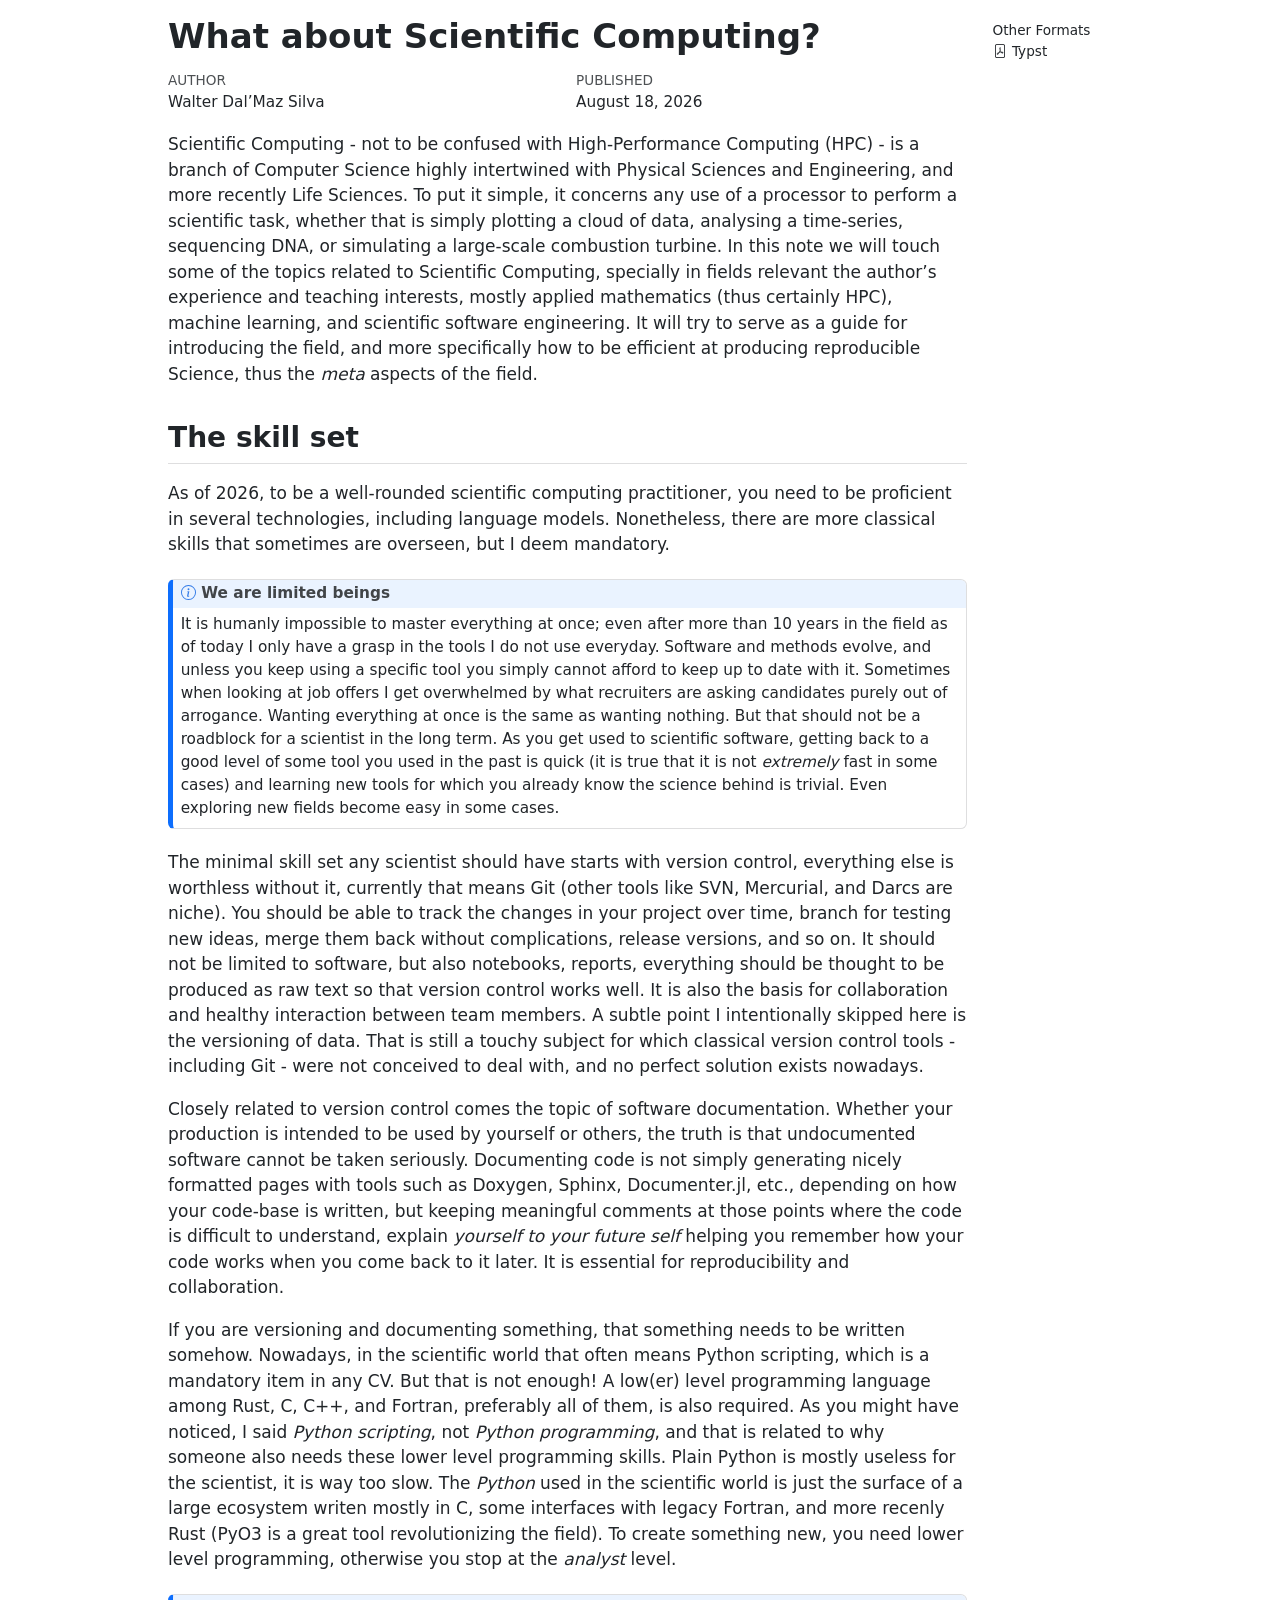
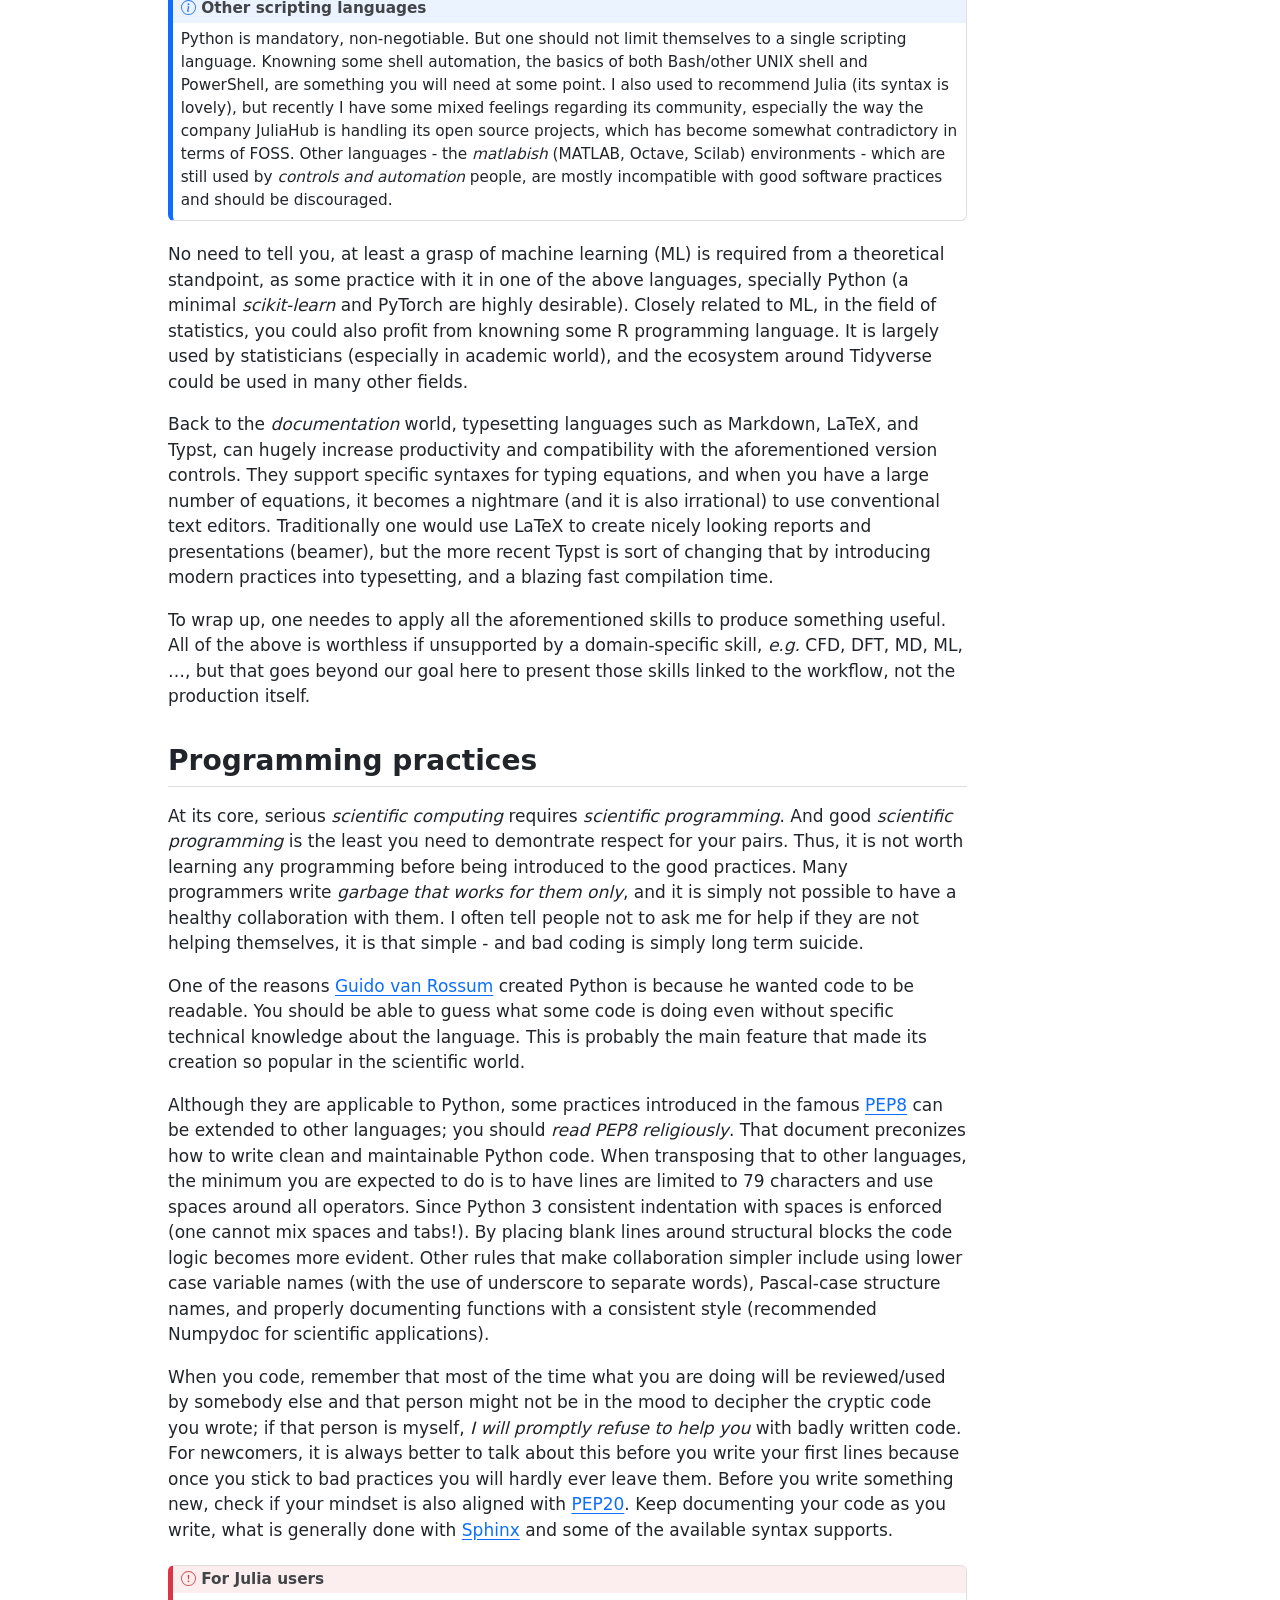
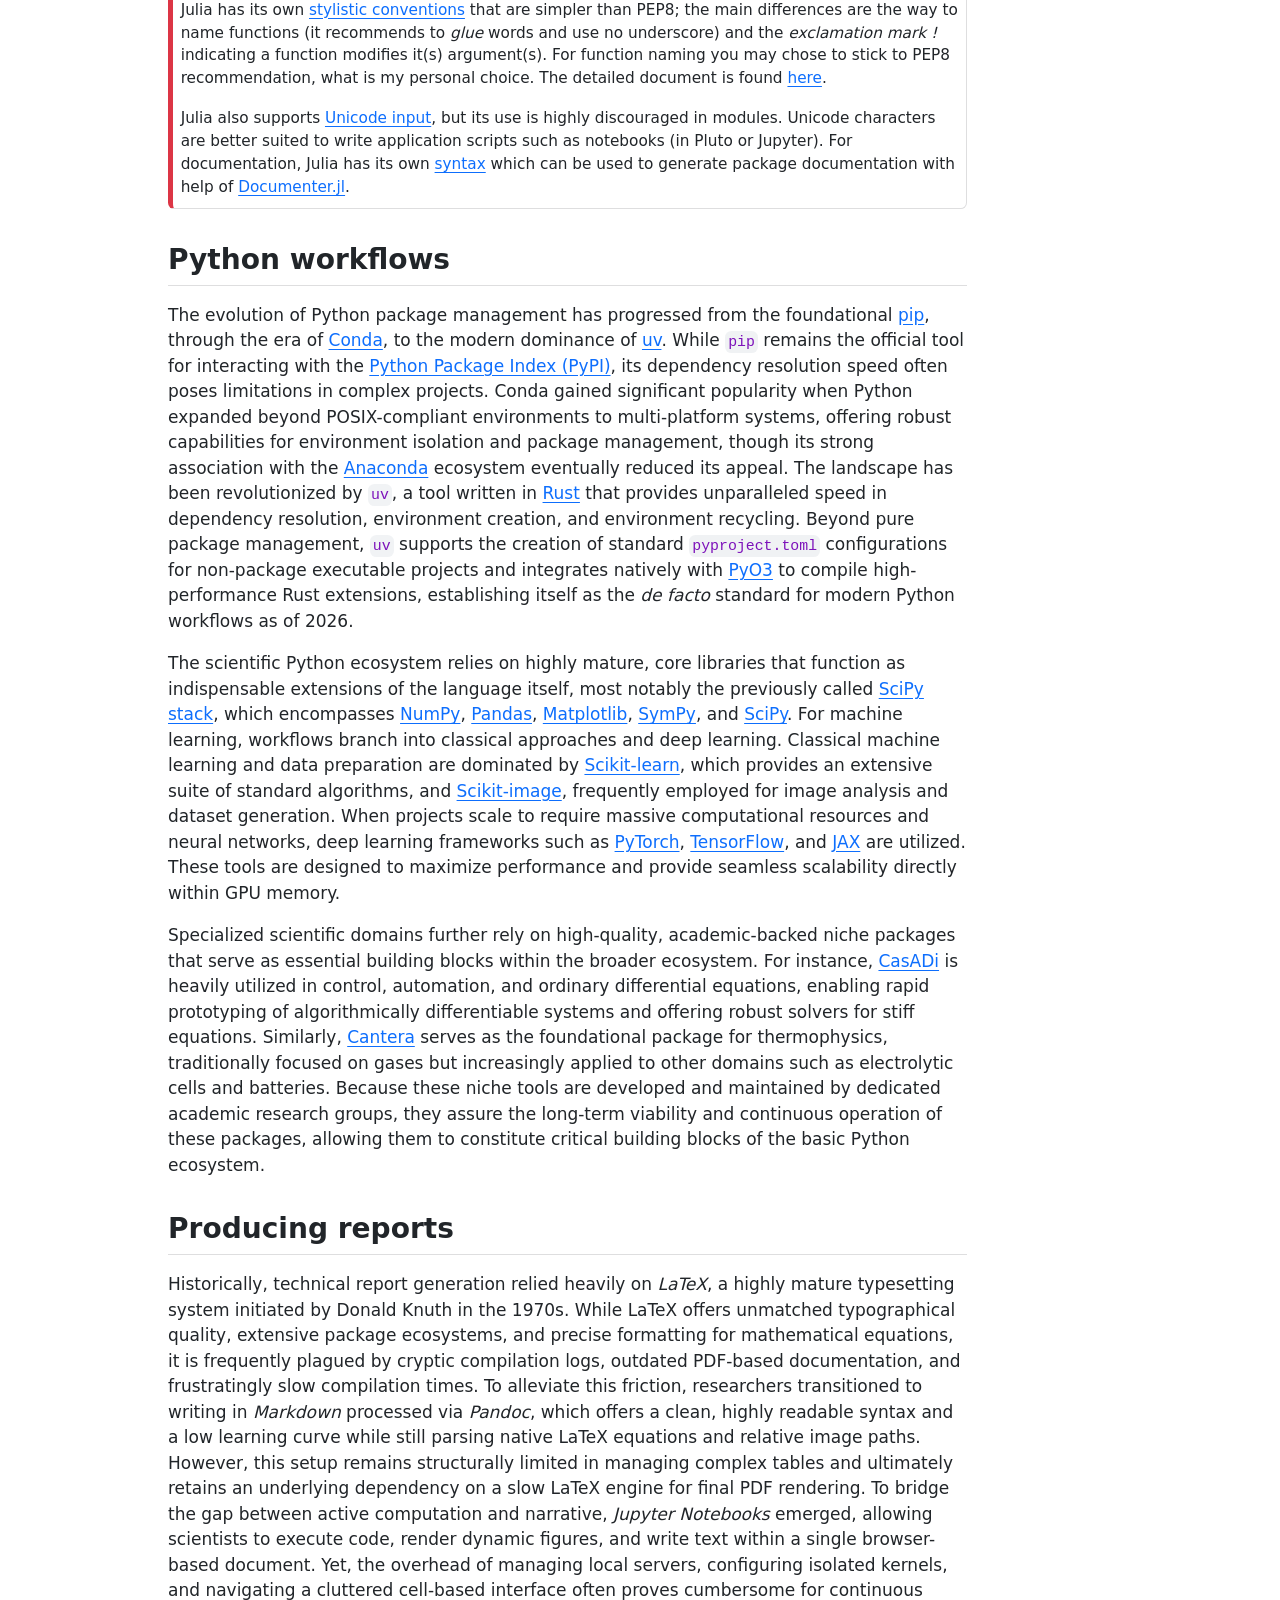
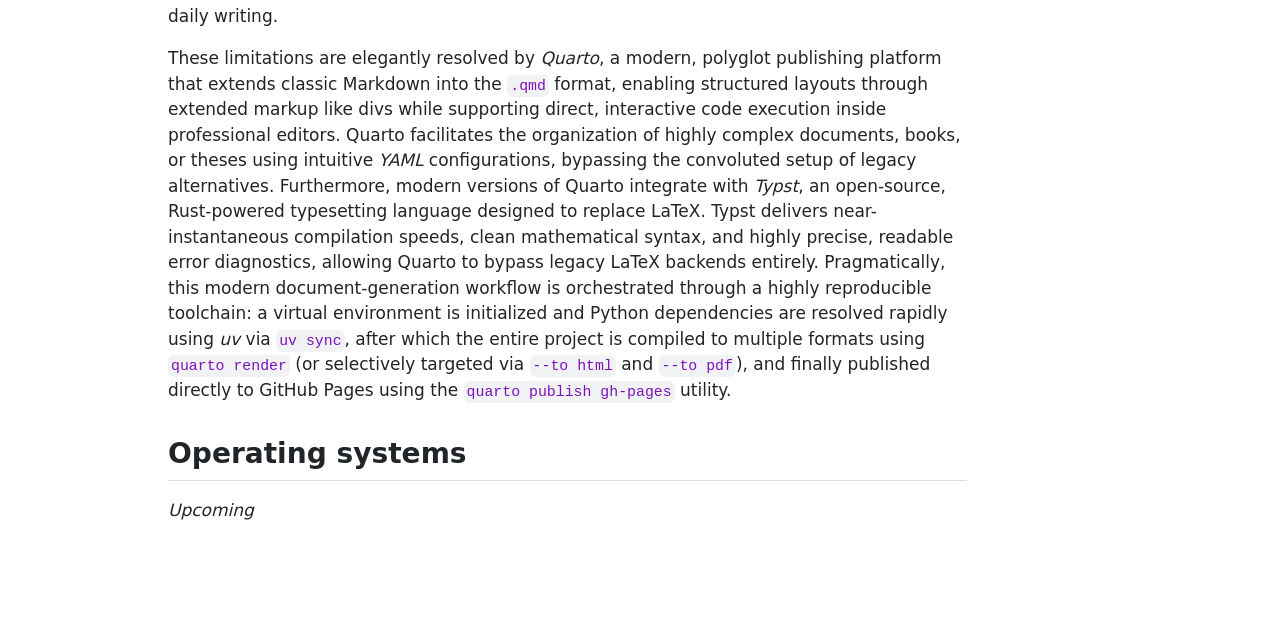
<file: shorts/scientific-computing.html>
<!DOCTYPE html>
<html xmlns="http://www.w3.org/1999/xhtml" lang="en" xml:lang="en"><head>

<meta charset="utf-8">
<meta name="generator" content="quarto-1.9.38">

<meta name="viewport" content="width=device-width, initial-scale=1.0, user-scalable=yes">

<meta name="author" content="Walter Dal’Maz Silva">
<meta name="dcterms.date" content="2026-08-18">

<title>What about Scientific Computing?</title>
<style>
/* Default styles provided by pandoc.
** See https://pandoc.org/MANUAL.html#variables-for-html for config info.
*/
code{white-space: pre-wrap;}
span.smallcaps{font-variant: small-caps;}
div.columns{display: flex; gap: min(4vw, 1.5em);}
div.column{flex: auto; overflow-x: auto;}
div.hanging-indent{margin-left: 1.5em; text-indent: -1.5em;}
ul.task-list{list-style: none;}
ul.task-list li input[type="checkbox"] {
  width: 0.8em;
  margin: 0 0.8em 0.2em -1em; /* quarto-specific, see https://github.com/quarto-dev/quarto-cli/issues/4556 */ 
  vertical-align: middle;
}
</style>


<script src="scientific-computing_files/libs/clipboard/clipboard.min.js"></script>
<script src="scientific-computing_files/libs/quarto-html/quarto.js" type="module"></script>
<script src="scientific-computing_files/libs/quarto-html/tabsets/tabsets.js" type="module"></script>
<script src="scientific-computing_files/libs/quarto-html/popper.min.js"></script>
<script src="scientific-computing_files/libs/quarto-html/tippy.umd.min.js"></script>
<script src="scientific-computing_files/libs/quarto-html/anchor.min.js"></script>
<link href="scientific-computing_files/libs/quarto-html/tippy.css" rel="stylesheet">
<link href="scientific-computing_files/libs/quarto-html/quarto-syntax-highlighting-15634bcf2e68342d4ad2dfa704d543f6.css" rel="stylesheet" id="quarto-text-highlighting-styles">
<script src="scientific-computing_files/libs/bootstrap/bootstrap.min.js"></script>
<link href="scientific-computing_files/libs/bootstrap/bootstrap-icons.css" rel="stylesheet">
<link href="scientific-computing_files/libs/bootstrap/bootstrap-efbb37e9afcc02144ebbc7afd12a776f.min.css" rel="stylesheet" append-hash="true" id="quarto-bootstrap" data-mode="light">


</head>

<body class="quarto-light">

<div id="quarto-content" class="page-columns page-rows-contents page-layout-article">
<div id="quarto-margin-sidebar" class="sidebar margin-sidebar">
<div class="quarto-alternate-formats"><h2>Other Formats</h2><ul><li><a href="scientific-computing.pdf"><i class="bi bi-file-pdf"></i>Typst</a></li></ul></div></div>
<main class="content" id="quarto-document-content">

<header id="title-block-header" class="quarto-title-block default">
<div class="quarto-title">
<h1 class="title">What about Scientific Computing?</h1>
</div>



<div class="quarto-title-meta">

    <div>
    <div class="quarto-title-meta-heading">Author</div>
    <div class="quarto-title-meta-contents">
             <p>Walter Dal’Maz Silva </p>
          </div>
  </div>
    
    <div>
    <div class="quarto-title-meta-heading">Published</div>
    <div class="quarto-title-meta-contents">
      <p class="date">August 18, 2026</p>
    </div>
  </div>
  
    
  </div>
  


</header>


<p>Scientific Computing - not to be confused with High-Performance Computing (HPC) - is a branch of Computer Science highly intertwined with Physical Sciences and Engineering, and more recently Life Sciences. To put it simple, it concerns any use of a processor to perform a scientific task, whether that is simply plotting a cloud of data, analysing a time-series, sequencing DNA, or simulating a large-scale combustion turbine. In this note we will touch some of the topics related to Scientific Computing, specially in fields relevant the author’s experience and teaching interests, mostly applied mathematics (thus certainly HPC), machine learning, and scientific software engineering. It will try to serve as a guide for introducing the field, and more specifically how to be efficient at producing reproducible Science, thus the <em>meta</em> aspects of the field.</p>
<section id="the-skill-set" class="level2">
<h2 class="anchored" data-anchor-id="the-skill-set">The skill set</h2>
<p>As of 2026, to be a well-rounded scientific computing practitioner, you need to be proficient in several technologies, including language models. Nonetheless, there are more classical skills that sometimes are overseen, but I deem mandatory.</p>
<div class="callout callout-style-default callout-note callout-titled" title="We are limited beings">
<div class="callout-header d-flex align-content-center">
<div class="callout-icon-container">
<i class="callout-icon"></i>
</div>
<div class="callout-title-container flex-fill">
<span class="screen-reader-only">Note</span>We are limited beings
</div>
</div>
<div class="callout-body-container callout-body">
<p>It is humanly impossible to master everything at once; even after more than 10 years in the field as of today I only have a grasp in the tools I do not use everyday. Software and methods evolve, and unless you keep using a specific tool you simply cannot afford to keep up to date with it. Sometimes when looking at job offers I get overwhelmed by what recruiters are asking candidates purely out of arrogance. Wanting everything at once is the same as wanting nothing. But that should not be a roadblock for a scientist in the long term. As you get used to scientific software, getting back to a good level of some tool you used in the past is quick (it is true that it is not <em>extremely</em> fast in some cases) and learning new tools for which you already know the science behind is trivial. Even exploring new fields become easy in some cases.</p>
</div>
</div>
<p>The minimal skill set any scientist should have starts with version control, everything else is worthless without it, currently that means Git (other tools like SVN, Mercurial, and Darcs are niche). You should be able to track the changes in your project over time, branch for testing new ideas, merge them back without complications, release versions, and so on. It should not be limited to software, but also notebooks, reports, everything should be thought to be produced as raw text so that version control works well. It is also the basis for collaboration and healthy interaction between team members. A subtle point I intentionally skipped here is the versioning of data. That is still a touchy subject for which classical version control tools - including Git - were not conceived to deal with, and no perfect solution exists nowadays.</p>
<p>Closely related to version control comes the topic of software documentation. Whether your production is intended to be used by yourself or others, the truth is that undocumented software cannot be taken seriously. Documenting code is not simply generating nicely formatted pages with tools such as Doxygen, Sphinx, Documenter.jl, etc., depending on how your code-base is written, but keeping meaningful comments at those points where the code is difficult to understand, explain <em>yourself to your future self</em> helping you remember how your code works when you come back to it later. It is essential for reproducibility and collaboration.</p>
<p>If you are versioning and documenting something, that something needs to be written somehow. Nowadays, in the scientific world that often means Python scripting, which is a mandatory item in any CV. But that is not enough! A low(er) level programming language among Rust, C, C++, and Fortran, preferably all of them, is also required. As you might have noticed, I said <em>Python scripting</em>, not <em>Python programming</em>, and that is related to why someone also needs these lower level programming skills. Plain Python is mostly useless for the scientist, it is way too slow. The <em>Python</em> used in the scientific world is just the surface of a large ecosystem writen mostly in C, some interfaces with legacy Fortran, and more recenly Rust (PyO3 is a great tool revolutionizing the field). To create something new, you need lower level programming, otherwise you stop at the <em>analyst</em> level.</p>
<div class="callout callout-style-default callout-note callout-titled" title="Other scripting languages">
<div class="callout-header d-flex align-content-center">
<div class="callout-icon-container">
<i class="callout-icon"></i>
</div>
<div class="callout-title-container flex-fill">
<span class="screen-reader-only">Note</span>Other scripting languages
</div>
</div>
<div class="callout-body-container callout-body">
<p>Python is mandatory, non-negotiable. But one should not limit themselves to a single scripting language. Knowning some shell automation, the basics of both Bash/other UNIX shell and PowerShell, are something you will need at some point. I also used to recommend Julia (its syntax is lovely), but recently I have some mixed feelings regarding its community, especially the way the company JuliaHub is handling its open source projects, which has become somewhat contradictory in terms of FOSS. Other languages - the <em>matlabish</em> (MATLAB, Octave, Scilab) environments - which are still used by <em>controls and automation</em> people, are mostly incompatible with good software practices and should be discouraged.</p>
</div>
</div>
<p>No need to tell you, at least a grasp of machine learning (ML) is required from a theoretical standpoint, as some practice with it in one of the above languages, specially Python (a minimal <em>scikit-learn</em> and PyTorch are highly desirable). Closely related to ML, in the field of statistics, you could also profit from knowning some R programming language. It is largely used by statisticians (especially in academic world), and the ecosystem around Tidyverse could be used in many other fields.</p>
<p>Back to the <em>documentation</em> world, typesetting languages such as Markdown, LaTeX, and Typst, can hugely increase productivity and compatibility with the aforementioned version controls. They support specific syntaxes for typing equations, and when you have a large number of equations, it becomes a nightmare (and it is also irrational) to use conventional text editors. Traditionally one would use LaTeX to create nicely looking reports and presentations (beamer), but the more recent Typst is sort of changing that by introducing modern practices into typesetting, and a blazing fast compilation time.</p>
<p>To wrap up, one needes to apply all the aforementioned skills to produce something useful. All of the above is worthless if unsupported by a domain-specific skill, <em>e.g.</em> CFD, DFT, MD, ML, …, but that goes beyond our goal here to present those skills linked to the workflow, not the production itself.</p>
</section>
<section id="programming-practices" class="level2">
<h2 class="anchored" data-anchor-id="programming-practices">Programming practices</h2>
<p>At its core, serious <em>scientific computing</em> requires <em>scientific programming</em>. And good <em>scientific programming</em> is the least you need to demontrate respect for your pairs. Thus, it is not worth learning any programming before being introduced to the good practices. Many programmers write <em>garbage that works for them only</em>, and it is simply not possible to have a healthy collaboration with them. I often tell people not to ask me for help if they are not helping themselves, it is that simple - and bad coding is simply long term suicide.</p>
<p>One of the reasons <a href="https://en.wikipedia.org/wiki/Guido_van_Rossum">Guido van Rossum</a> created Python is because he wanted code to be readable. You should be able to guess what some code is doing even without specific technical knowledge about the language. This is probably the main feature that made its creation so popular in the scientific world.</p>
<p>Although they are applicable to Python, some practices introduced in the famous <a href="https://peps.python.org/pep-0008/">PEP8</a> can be extended to other languages; you should <em>read PEP8 religiously</em>. That document preconizes how to write clean and maintainable Python code. When transposing that to other languages, the minimum you are expected to do is to have lines are limited to 79 characters and use spaces around all operators. Since Python 3 consistent indentation with spaces is enforced (one cannot mix spaces and tabs!). By placing blank lines around structural blocks the code logic becomes more evident. Other rules that make collaboration simpler include using lower case variable names (with the use of underscore to separate words), Pascal-case structure names, and properly documenting functions with a consistent style (recommended Numpydoc for scientific applications).</p>
<p>When you code, remember that most of the time what you are doing will be reviewed/used by somebody else and that person might not be in the mood to decipher the cryptic code you wrote; if that person is myself, <em>I will promptly refuse to help you</em> with badly written code. For newcomers, it is always better to talk about this before you write your first lines because once you stick to bad practices you will hardly ever leave them. Before you write something new, check if your mindset is also aligned with <a href="https://peps.python.org/pep-0020/">PEP20</a>. Keep documenting your code as you write, what is generally done with <a href="https://www.sphinx-doc.org/en/master/">Sphinx</a> and some of the available syntax supports.</p>
<div class="callout callout-style-default callout-important callout-titled" title="For Julia users">
<div class="callout-header d-flex align-content-center">
<div class="callout-icon-container">
<i class="callout-icon"></i>
</div>
<div class="callout-title-container flex-fill">
<span class="screen-reader-only">Important</span>For Julia users
</div>
</div>
<div class="callout-body-container callout-body">
<p>Julia has its own <a href="https://docs.julialang.org/en/v1/manual/variables/#Stylistic-Conventions">stylistic conventions</a> that are simpler than PEP8; the main differences are the way to name functions (it recommends to <em>glue</em> words and use no underscore) and the <em>exclamation mark !</em> indicating a function modifies it(s) argument(s). For function naming you may chose to stick to PEP8 recommendation, what is my personal choice. The detailed document is found <a href="https://docs.julialang.org/en/v1/manual/style-guide/">here</a>.</p>
<p>Julia also supports <a href="https://docs.julialang.org/en/v1/manual/unicode-input/">Unicode input</a>, but its use is highly discouraged in modules. Unicode characters are better suited to write application scripts such as notebooks (in Pluto or Jupyter). For documentation, Julia has its own <a href="https://docs.julialang.org/en/v1/manual/documentation/#Syntax-Guide">syntax</a> which can be used to generate package documentation with help of <a href="https://documenter.juliadocs.org/stable/">Documenter.jl</a>.</p>
</div>
</div>
</section>
<section id="python-workflows" class="level2">
<h2 class="anchored" data-anchor-id="python-workflows">Python workflows</h2>
<p>The evolution of Python package management has progressed from the foundational <a href="https://pip.pypa.io/en/stable/">pip</a>, through the era of <a href="https://docs.conda.io/projects/conda/en/latest/index.html">Conda</a>, to the modern dominance of <a href="https://docs.astral.sh/uv/">uv</a>. While <code>pip</code> remains the official tool for interacting with the <a href="https://pypi.org/">Python Package Index (PyPI)</a>, its dependency resolution speed often poses limitations in complex projects. Conda gained significant popularity when Python expanded beyond POSIX-compliant environments to multi-platform systems, offering robust capabilities for environment isolation and package management, though its strong association with the <a href="https://anaconda.org/">Anaconda</a> ecosystem eventually reduced its appeal. The landscape has been revolutionized by <code>uv</code>, a tool written in <a href="https://rust-lang.org/">Rust</a> that provides unparalleled speed in dependency resolution, environment creation, and environment recycling. Beyond pure package management, <code>uv</code> supports the creation of standard <code>pyproject.toml</code> configurations for non-package executable projects and integrates natively with <a href="https://pyo3.rs/">PyO3</a> to compile high-performance Rust extensions, establishing itself as the <em>de facto</em> standard for modern Python workflows as of 2026.</p>
<p>The scientific Python ecosystem relies on highly mature, core libraries that function as indispensable extensions of the language itself, most notably the previously called <a href="https://projects.scipy.org/stackspec.html">SciPy stack</a>, which encompasses <a href="https://numpy.org/">NumPy</a>, <a href="https://pandas.pydata.org/">Pandas</a>, <a href="https://matplotlib.org/">Matplotlib</a>, <a href="https://www.sympy.org/en/index.html">SymPy</a>, and <a href="https://scipy.org/">SciPy</a>. For machine learning, workflows branch into classical approaches and deep learning. Classical machine learning and data preparation are dominated by <a href="https://scikit-learn.org/stable/">Scikit-learn</a>, which provides an extensive suite of standard algorithms, and <a href="https://scikit-image.org/">Scikit-image</a>, frequently employed for image analysis and dataset generation. When projects scale to require massive computational resources and neural networks, deep learning frameworks such as <a href="https://pytorch.org/">PyTorch</a>, <a href="https://www.tensorflow.org/">TensorFlow</a>, and <a href="https://docs.jax.dev/en/latest/index.html">JAX</a> are utilized. These tools are designed to maximize performance and provide seamless scalability directly within GPU memory.</p>
<p>Specialized scientific domains further rely on high-quality, academic-backed niche packages that serve as essential building blocks within the broader ecosystem. For instance, <a href="https://web.casadi.org/">CasADi</a> is heavily utilized in control, automation, and ordinary differential equations, enabling rapid prototyping of algorithmically differentiable systems and offering robust solvers for stiff equations. Similarly, <a href="https://cantera.org/">Cantera</a> serves as the foundational package for thermophysics, traditionally focused on gases but increasingly applied to other domains such as electrolytic cells and batteries. Because these niche tools are developed and maintained by dedicated academic research groups, they assure the long-term viability and continuous operation of these packages, allowing them to constitute critical building blocks of the basic Python ecosystem.</p>
</section>
<section id="producing-reports" class="level2">
<h2 class="anchored" data-anchor-id="producing-reports">Producing reports</h2>
<p>Historically, technical report generation relied heavily on <em>LaTeX</em>, a highly mature typesetting system initiated by Donald Knuth in the 1970s. While LaTeX offers unmatched typographical quality, extensive package ecosystems, and precise formatting for mathematical equations, it is frequently plagued by cryptic compilation logs, outdated PDF-based documentation, and frustratingly slow compilation times. To alleviate this friction, researchers transitioned to writing in <em>Markdown</em> processed via <em>Pandoc</em>, which offers a clean, highly readable syntax and a low learning curve while still parsing native LaTeX equations and relative image paths. However, this setup remains structurally limited in managing complex tables and ultimately retains an underlying dependency on a slow LaTeX engine for final PDF rendering. To bridge the gap between active computation and narrative, <em>Jupyter Notebooks</em> emerged, allowing scientists to execute code, render dynamic figures, and write text within a single browser-based document. Yet, the overhead of managing local servers, configuring isolated kernels, and navigating a cluttered cell-based interface often proves cumbersome for continuous daily writing.</p>
<p>These limitations are elegantly resolved by <em>Quarto</em>, a modern, polyglot publishing platform that extends classic Markdown into the <code>.qmd</code> format, enabling structured layouts through extended markup like divs while supporting direct, interactive code execution inside professional editors. Quarto facilitates the organization of highly complex documents, books, or theses using intuitive <em>YAML</em> configurations, bypassing the convoluted setup of legacy alternatives. Furthermore, modern versions of Quarto integrate with <em>Typst</em>, an open-source, Rust-powered typesetting language designed to replace LaTeX. Typst delivers near-instantaneous compilation speeds, clean mathematical syntax, and highly precise, readable error diagnostics, allowing Quarto to bypass legacy LaTeX backends entirely. Pragmatically, this modern document-generation workflow is orchestrated through a highly reproducible toolchain: a virtual environment is initialized and Python dependencies are resolved rapidly using <em>uv</em> via <code>uv sync</code>, after which the entire project is compiled to multiple formats using <code>quarto render</code> (or selectively targeted via <code>--to html</code> and <code>--to pdf</code>), and finally published directly to GitHub Pages using the <code>quarto publish gh-pages</code> utility.</p>
</section>
<section id="operating-systems" class="level2">
<h2 class="anchored" data-anchor-id="operating-systems">Operating systems</h2>
<p><em>Upcoming</em></p>
<!--

If this subject is new to you, to be able to successfully follow the contents you might learn a bit about the environment we will use, VS Code and the minimum about command prompt on .

A sample setup of an operating system for scientific computing and practicing the above skills is provided in a section dedicated to Ubuntu.

It is also worth getting familiar with high-performance computing (HPC); in the [Top 500](https://top500.org/) page you can get to know the most powerful computers on Earth. The [specification benchmarking](https://spec.org/) page allows for the check of hardware specification, what is interesting when preparing investment in a computing structure. Lastly, when working in multi-user systems it is worth knowing about job management systems such as [Slurm](https://www.schedmd.com/).

## Languages


- [ ] Add an opinionated article about the role of different languages to coding.qmd; discuss C/C++, Fortran, Python, Rust, Go, and others (.NET, functional programming, LISP family).


- Python: our main tool of trade.

- C/C++: know some, master depending on your job.

- Fortran: it has risen from dead, but its documentation seems so unprofessional that I would hardly make any effort to keep grandpa alive.

- Rust: yes.

- Julia: mixed feelings. What is happening around Julia Hub and the way they see open source licensing depresses me.

- R: if you are into statistics.

- Matlab/Octave/Scilab: this is the triad to avoid!

- .NET (C#)

- .NET (F#)

- Java

- JavaScript/TypeScript:

- Go: this is a no-go!

- Haskell: interesting but really niche.

- Lisp/Scheme: same as Haskell. Useful for advanced Ansys Fluent usage.

- Lua: I had happy customers in the past thanks to Lua. You can write your core code in Rust or C, and enable extensions in a language that anyone without programming background can grasp is a few minutes.

- Gnuplot: for standalone CLI applications this is useful to have. You can delegate plotting to an external tool by machine-generating scripts.

 -->
</section>

</main>
<!-- /main column -->
<script id="quarto-html-after-body" type="application/javascript">
  window.document.addEventListener("DOMContentLoaded", function (event) {
    const icon = "";
    const anchorJS = new window.AnchorJS();
    anchorJS.options = {
      placement: 'right',
      icon: icon
    };
    anchorJS.add('.anchored');
    const isCodeAnnotation = (el) => {
      for (const clz of el.classList) {
        if (clz.startsWith('code-annotation-')) {                     
          return true;
        }
      }
      return false;
    }
    const onCopySuccess = function(e) {
      // button target
      const button = e.trigger;
      // don't keep focus
      button.blur();
      // flash "checked"
      button.classList.add('code-copy-button-checked');
      var currentTitle = button.getAttribute("title");
      button.setAttribute("title", "Copied!");
      let tooltip;
      if (window.bootstrap) {
        button.setAttribute("data-bs-toggle", "tooltip");
        button.setAttribute("data-bs-placement", "left");
        button.setAttribute("data-bs-title", "Copied!");
        tooltip = new bootstrap.Tooltip(button, 
          { trigger: "manual", 
            customClass: "code-copy-button-tooltip",
            offset: [0, -8]});
        tooltip.show();    
      }
      setTimeout(function() {
        if (tooltip) {
          tooltip.hide();
          button.removeAttribute("data-bs-title");
          button.removeAttribute("data-bs-toggle");
          button.removeAttribute("data-bs-placement");
        }
        button.setAttribute("title", currentTitle);
        button.classList.remove('code-copy-button-checked');
      }, 1000);
      // clear code selection
      e.clearSelection();
    }
    const getTextToCopy = function(trigger) {
      const outerScaffold = trigger.parentElement.cloneNode(true);
      const codeEl = outerScaffold.querySelector('code');
      for (const childEl of codeEl.children) {
        if (isCodeAnnotation(childEl)) {
          childEl.remove();
        }
      }
      return codeEl.innerText;
    }
    const clipboard = new window.ClipboardJS('.code-copy-button:not([data-in-quarto-modal])', {
      text: getTextToCopy
    });
    clipboard.on('success', onCopySuccess);
    if (window.document.getElementById('quarto-embedded-source-code-modal')) {
      const clipboardModal = new window.ClipboardJS('.code-copy-button[data-in-quarto-modal]', {
        text: getTextToCopy,
        container: window.document.getElementById('quarto-embedded-source-code-modal')
      });
      clipboardModal.on('success', onCopySuccess);
    }
      var localhostRegex = new RegExp(/^(?:http|https):\/\/localhost\:?[0-9]*\//);
      var mailtoRegex = new RegExp(/^mailto:/);
        var filterRegex = new RegExp('/' + window.location.host + '/');
      var isInternal = (href) => {
          return filterRegex.test(href) || localhostRegex.test(href) || mailtoRegex.test(href);
      }
      // Inspect non-navigation links and adorn them if external
     var links = window.document.querySelectorAll('a[href]:not(.nav-link):not(.navbar-brand):not(.toc-action):not(.sidebar-link):not(.sidebar-item-toggle):not(.pagination-link):not(.no-external):not([aria-hidden]):not(.dropdown-item):not(.quarto-navigation-tool):not(.about-link)');
      for (var i=0; i<links.length; i++) {
        const link = links[i];
        if (!isInternal(link.href)) {
          // undo the damage that might have been done by quarto-nav.js in the case of
          // links that we want to consider external
          if (link.dataset.originalHref !== undefined) {
            link.href = link.dataset.originalHref;
          }
        }
      }
    function tippyHover(el, contentFn, onTriggerFn, onUntriggerFn) {
      const config = {
        allowHTML: true,
        maxWidth: 500,
        delay: 100,
        arrow: false,
        appendTo: function(el) {
            return el.parentElement;
        },
        interactive: true,
        interactiveBorder: 10,
        theme: 'quarto',
        placement: 'bottom-start',
      };
      if (contentFn) {
        config.content = contentFn;
      }
      if (onTriggerFn) {
        config.onTrigger = onTriggerFn;
      }
      if (onUntriggerFn) {
        config.onUntrigger = onUntriggerFn;
      }
      window.tippy(el, config); 
    }
    const noterefs = window.document.querySelectorAll('a[role="doc-noteref"]');
    for (var i=0; i<noterefs.length; i++) {
      const ref = noterefs[i];
      tippyHover(ref, function() {
        // use id or data attribute instead here
        let href = ref.getAttribute('data-footnote-href') || ref.getAttribute('href');
        try { href = new URL(href).hash; } catch {}
        const id = href.replace(/^#\/?/, "");
        const note = window.document.getElementById(id);
        if (note) {
          return note.innerHTML;
        } else {
          return "";
        }
      });
    }
    const xrefs = window.document.querySelectorAll('a.quarto-xref');
    const processXRef = (id, note) => {
      // Strip column container classes
      const stripColumnClz = (el) => {
        el.classList.remove("page-full", "page-columns");
        if (el.children) {
          for (const child of el.children) {
            stripColumnClz(child);
          }
        }
      }
      stripColumnClz(note)
      if (id === null || id.startsWith('sec-')) {
        // Special case sections, only their first couple elements
        const container = document.createElement("div");
        if (note.children && note.children.length > 2) {
          container.appendChild(note.children[0].cloneNode(true));
          for (let i = 1; i < note.children.length; i++) {
            const child = note.children[i];
            if (child.tagName === "P" && child.innerText === "") {
              continue;
            } else {
              container.appendChild(child.cloneNode(true));
              break;
            }
          }
          if (window.Quarto?.typesetMath) {
            window.Quarto.typesetMath(container);
          }
          return container.innerHTML
        } else {
          if (window.Quarto?.typesetMath) {
            window.Quarto.typesetMath(note);
          }
          return note.innerHTML;
        }
      } else {
        // Remove any anchor links if they are present
        const anchorLink = note.querySelector('a.anchorjs-link');
        if (anchorLink) {
          anchorLink.remove();
        }
        if (window.Quarto?.typesetMath) {
          window.Quarto.typesetMath(note);
        }
        if (note.classList.contains("callout")) {
          return note.outerHTML;
        } else {
          return note.innerHTML;
        }
      }
    }
    for (var i=0; i<xrefs.length; i++) {
      const xref = xrefs[i];
      tippyHover(xref, undefined, function(instance) {
        instance.disable();
        let url = xref.getAttribute('href');
        let hash = undefined; 
        if (url.startsWith('#')) {
          hash = url;
        } else {
          try { hash = new URL(url).hash; } catch {}
        }
        if (hash) {
          const id = hash.replace(/^#\/?/, "");
          const note = window.document.getElementById(id);
          if (note !== null) {
            try {
              const html = processXRef(id, note.cloneNode(true));
              instance.setContent(html);
            } finally {
              instance.enable();
              instance.show();
            }
          } else {
            // See if we can fetch this
            fetch(url.split('#')[0])
            .then(res => res.text())
            .then(html => {
              const parser = new DOMParser();
              const htmlDoc = parser.parseFromString(html, "text/html");
              const note = htmlDoc.getElementById(id);
              if (note !== null) {
                const html = processXRef(id, note);
                instance.setContent(html);
              } 
            }).finally(() => {
              instance.enable();
              instance.show();
            });
          }
        } else {
          // See if we can fetch a full url (with no hash to target)
          // This is a special case and we should probably do some content thinning / targeting
          fetch(url)
          .then(res => res.text())
          .then(html => {
            const parser = new DOMParser();
            const htmlDoc = parser.parseFromString(html, "text/html");
            const note = htmlDoc.querySelector('main.content');
            if (note !== null) {
              // This should only happen for chapter cross references
              // (since there is no id in the URL)
              // remove the first header
              if (note.children.length > 0 && note.children[0].tagName === "HEADER") {
                note.children[0].remove();
              }
              const html = processXRef(null, note);
              instance.setContent(html);
            } 
          }).finally(() => {
            instance.enable();
            instance.show();
          });
        }
      }, function(instance) {
      });
    }
        let selectedAnnoteEl;
        const selectorForAnnotation = ( cell, annotation) => {
          let cellAttr = 'data-code-cell="' + cell + '"';
          let lineAttr = 'data-code-annotation="' +  annotation + '"';
          const selector = 'span[' + cellAttr + '][' + lineAttr + ']';
          return selector;
        }
        const selectCodeLines = (annoteEl) => {
          const doc = window.document;
          const targetCell = annoteEl.getAttribute("data-target-cell");
          const targetAnnotation = annoteEl.getAttribute("data-target-annotation");
          const annoteSpan = window.document.querySelector(selectorForAnnotation(targetCell, targetAnnotation));
          const lines = annoteSpan.getAttribute("data-code-lines").split(",");
          const lineIds = lines.map((line) => {
            return targetCell + "-" + line;
          })
          let top = null;
          let height = null;
          let parent = null;
          if (lineIds.length > 0) {
              //compute the position of the single el (top and bottom and make a div)
              const el = window.document.getElementById(lineIds[0]);
              top = el.offsetTop;
              height = el.offsetHeight;
              parent = el.parentElement.parentElement;
            if (lineIds.length > 1) {
              const lastEl = window.document.getElementById(lineIds[lineIds.length - 1]);
              const bottom = lastEl.offsetTop + lastEl.offsetHeight;
              height = bottom - top;
            }
            if (top !== null && height !== null && parent !== null) {
              // cook up a div (if necessary) and position it 
              let div = window.document.getElementById("code-annotation-line-highlight");
              if (div === null) {
                div = window.document.createElement("div");
                div.setAttribute("id", "code-annotation-line-highlight");
                div.style.position = 'absolute';
                parent.appendChild(div);
              }
              div.style.top = top - 2 + "px";
              div.style.height = height + 4 + "px";
              div.style.left = 0;
              let gutterDiv = window.document.getElementById("code-annotation-line-highlight-gutter");
              if (gutterDiv === null) {
                gutterDiv = window.document.createElement("div");
                gutterDiv.setAttribute("id", "code-annotation-line-highlight-gutter");
                gutterDiv.style.position = 'absolute';
                const codeCell = window.document.getElementById(targetCell);
                const gutter = codeCell.querySelector('.code-annotation-gutter');
                gutter.appendChild(gutterDiv);
              }
              gutterDiv.style.top = top - 2 + "px";
              gutterDiv.style.height = height + 4 + "px";
            }
            selectedAnnoteEl = annoteEl;
          }
        };
        const unselectCodeLines = () => {
          const elementsIds = ["code-annotation-line-highlight", "code-annotation-line-highlight-gutter"];
          elementsIds.forEach((elId) => {
            const div = window.document.getElementById(elId);
            if (div) {
              div.remove();
            }
          });
          selectedAnnoteEl = undefined;
        };
          // Handle positioning of the toggle
      window.addEventListener(
        "resize",
        throttle(() => {
          elRect = undefined;
          if (selectedAnnoteEl) {
            selectCodeLines(selectedAnnoteEl);
          }
        }, 10)
      );
      function throttle(fn, ms) {
      let throttle = false;
      let timer;
        return (...args) => {
          if(!throttle) { // first call gets through
              fn.apply(this, args);
              throttle = true;
          } else { // all the others get throttled
              if(timer) clearTimeout(timer); // cancel #2
              timer = setTimeout(() => {
                fn.apply(this, args);
                timer = throttle = false;
              }, ms);
          }
        };
      }
        // Attach click handler to the DT
        const annoteDls = window.document.querySelectorAll('dt[data-target-cell]');
        for (const annoteDlNode of annoteDls) {
          annoteDlNode.addEventListener('click', (event) => {
            const clickedEl = event.target;
            if (clickedEl !== selectedAnnoteEl) {
              unselectCodeLines();
              const activeEl = window.document.querySelector('dt[data-target-cell].code-annotation-active');
              if (activeEl) {
                activeEl.classList.remove('code-annotation-active');
              }
              selectCodeLines(clickedEl);
              clickedEl.classList.add('code-annotation-active');
            } else {
              // Unselect the line
              unselectCodeLines();
              clickedEl.classList.remove('code-annotation-active');
            }
          });
        }
    const findCites = (el) => {
      const parentEl = el.parentElement;
      if (parentEl) {
        const cites = parentEl.dataset.cites;
        if (cites) {
          return {
            el,
            cites: cites.split(' ')
          };
        } else {
          return findCites(el.parentElement)
        }
      } else {
        return undefined;
      }
    };
    var bibliorefs = window.document.querySelectorAll('a[role="doc-biblioref"]');
    for (var i=0; i<bibliorefs.length; i++) {
      const ref = bibliorefs[i];
      const citeInfo = findCites(ref);
      if (citeInfo) {
        tippyHover(citeInfo.el, function() {
          var popup = window.document.createElement('div');
          citeInfo.cites.forEach(function(cite) {
            var citeDiv = window.document.createElement('div');
            citeDiv.classList.add('hanging-indent');
            citeDiv.classList.add('csl-entry');
            var biblioDiv = window.document.getElementById('ref-' + cite);
            if (biblioDiv) {
              citeDiv.innerHTML = biblioDiv.innerHTML;
            }
            popup.appendChild(citeDiv);
          });
          return popup.innerHTML;
        });
      }
    }
  });
  </script>
</div> <!-- /content -->




</body></html>
</file>
<file: index_files/libs/quarto-html/tippy.css>
.tippy-box[data-animation=fade][data-state=hidden]{opacity:0}[data-tippy-root]{max-width:calc(100vw - 10px)}.tippy-box{position:relative;background-color:#333;color:#fff;border-radius:4px;font-size:14px;line-height:1.4;white-space:normal;outline:0;transition-property:transform,visibility,opacity}.tippy-box[data-placement^=top]>.tippy-arrow{bottom:0}.tippy-box[data-placement^=top]>.tippy-arrow:before{bottom:-7px;left:0;border-width:8px 8px 0;border-top-color:initial;transform-origin:center top}.tippy-box[data-placement^=bottom]>.tippy-arrow{top:0}.tippy-box[data-placement^=bottom]>.tippy-arrow:before{top:-7px;left:0;border-width:0 8px 8px;border-bottom-color:initial;transform-origin:center bottom}.tippy-box[data-placement^=left]>.tippy-arrow{right:0}.tippy-box[data-placement^=left]>.tippy-arrow:before{border-width:8px 0 8px 8px;border-left-color:initial;right:-7px;transform-origin:center left}.tippy-box[data-placement^=right]>.tippy-arrow{left:0}.tippy-box[data-placement^=right]>.tippy-arrow:before{left:-7px;border-width:8px 8px 8px 0;border-right-color:initial;transform-origin:center right}.tippy-box[data-inertia][data-state=visible]{transition-timing-function:cubic-bezier(.54,1.5,.38,1.11)}.tippy-arrow{width:16px;height:16px;color:#333}.tippy-arrow:before{content:"";position:absolute;border-color:transparent;border-style:solid}.tippy-content{position:relative;padding:5px 9px;z-index:1}
</file>
<file: index_files/libs/quarto-html/quarto-syntax-highlighting-15634bcf2e68342d4ad2dfa704d543f6.css>
/* quarto syntax highlight colors */
:root {
  --quarto-hl-ot-color: #003B4F;
  --quarto-hl-at-color: #657422;
  --quarto-hl-ss-color: #20794D;
  --quarto-hl-an-color: #5E5E5E;
  --quarto-hl-fu-color: #4758AB;
  --quarto-hl-st-color: #20794D;
  --quarto-hl-cf-color: #003B4F;
  --quarto-hl-op-color: #5E5E5E;
  --quarto-hl-er-color: #AD0000;
  --quarto-hl-bn-color: #AD0000;
  --quarto-hl-al-color: #AD0000;
  --quarto-hl-va-color: #111111;
  --quarto-hl-bu-color: inherit;
  --quarto-hl-ex-color: inherit;
  --quarto-hl-pp-color: #AD0000;
  --quarto-hl-in-color: #5E5E5E;
  --quarto-hl-vs-color: #20794D;
  --quarto-hl-wa-color: #5E5E5E;
  --quarto-hl-do-color: #5E5E5E;
  --quarto-hl-im-color: #00769E;
  --quarto-hl-ch-color: #20794D;
  --quarto-hl-dt-color: #AD0000;
  --quarto-hl-fl-color: #AD0000;
  --quarto-hl-co-color: #5E5E5E;
  --quarto-hl-cv-color: #5E5E5E;
  --quarto-hl-cn-color: #8f5902;
  --quarto-hl-sc-color: #5E5E5E;
  --quarto-hl-dv-color: #AD0000;
  --quarto-hl-kw-color: #003B4F;
}

/* other quarto variables */
:root {
  --quarto-font-monospace: SFMono-Regular, Menlo, Monaco, Consolas, "Liberation Mono", "Courier New", monospace;
}

/* syntax highlight based on Pandoc's rules */
pre > code.sourceCode > span {
  color: #003B4F;
}

code.sourceCode > span {
  color: #003B4F;
}

div.sourceCode,
div.sourceCode pre.sourceCode {
  color: #003B4F;
}

/* Normal */
code span {
  color: #003B4F;
}

/* Alert */
code span.al {
  color: #AD0000;
  font-style: inherit;
}

/* Annotation */
code span.an {
  color: #5E5E5E;
  font-style: inherit;
}

/* Attribute */
code span.at {
  color: #657422;
  font-style: inherit;
}

/* BaseN */
code span.bn {
  color: #AD0000;
  font-style: inherit;
}

/* BuiltIn */
code span.bu {
  font-style: inherit;
}

/* ControlFlow */
code span.cf {
  color: #003B4F;
  font-weight: bold;
  font-style: inherit;
}

/* Char */
code span.ch {
  color: #20794D;
  font-style: inherit;
}

/* Constant */
code span.cn {
  color: #8f5902;
  font-style: inherit;
}

/* Comment */
code span.co {
  color: #5E5E5E;
  font-style: inherit;
}

/* CommentVar */
code span.cv {
  color: #5E5E5E;
  font-style: italic;
}

/* Documentation */
code span.do {
  color: #5E5E5E;
  font-style: italic;
}

/* DataType */
code span.dt {
  color: #AD0000;
  font-style: inherit;
}

/* DecVal */
code span.dv {
  color: #AD0000;
  font-style: inherit;
}

/* Error */
code span.er {
  color: #AD0000;
  font-style: inherit;
}

/* Extension */
code span.ex {
  font-style: inherit;
}

/* Float */
code span.fl {
  color: #AD0000;
  font-style: inherit;
}

/* Function */
code span.fu {
  color: #4758AB;
  font-style: inherit;
}

/* Import */
code span.im {
  color: #00769E;
  font-style: inherit;
}

/* Information */
code span.in {
  color: #5E5E5E;
  font-style: inherit;
}

/* Keyword */
code span.kw {
  color: #003B4F;
  font-weight: bold;
  font-style: inherit;
}

/* Operator */
code span.op {
  color: #5E5E5E;
  font-style: inherit;
}

/* Other */
code span.ot {
  color: #003B4F;
  font-style: inherit;
}

/* Preprocessor */
code span.pp {
  color: #AD0000;
  font-style: inherit;
}

/* SpecialChar */
code span.sc {
  color: #5E5E5E;
  font-style: inherit;
}

/* SpecialString */
code span.ss {
  color: #20794D;
  font-style: inherit;
}

/* String */
code span.st {
  color: #20794D;
  font-style: inherit;
}

/* Variable */
code span.va {
  color: #111111;
  font-style: inherit;
}

/* VerbatimString */
code span.vs {
  color: #20794D;
  font-style: inherit;
}

/* Warning */
code span.wa {
  color: #5E5E5E;
  font-style: italic;
}

.prevent-inlining {
  content: "</";
}

/*# sourceMappingURL=f23921c56f73e400b49028c9186a1aa0.css.map */
</file>
<file: _assets/index.css>
@import url('https://fonts.googleapis.com/css2?family=Outfit:wght@300;400;500;600;700;800&family=Plus+Jakarta+Sans:wght@300;400;500;600;700;800&display=swap');

:root {
  --font-title: 'Outfit', -apple-system, BlinkMacSystemFont, 'Segoe UI', Roboto, sans-serif;
  --font-body: 'Plus Jakarta Sans', -apple-system, BlinkMacSystemFont, 'Segoe UI', Roboto, sans-serif;
  
  --primary: #012169;
  --primary-light: #0b3b8c;
  --secondary: #0284c7;
  --accent: #f0f9ff;
  --bg-gradient: linear-gradient(135deg, #012169 0%, #0b3b8c 100%);
  --card-bg: #ffffff;
  --card-shadow: 0 10px 30px -10px rgba(1, 33, 105, 0.08);
  --card-hover-shadow: 0 20px 40px -10px rgba(1, 33, 105, 0.16);
  --card-border: 1px solid rgba(226, 232, 240, 0.8);
  --text-primary: #1e293b;
  --text-secondary: #64748b;
  --transition: all 0.3s cubic-bezier(0.4, 0, 0.2, 1);
}

/* Base Body Styles */
body {
  font-family: var(--font-body);
  color: var(--text-primary);
  background-color: #fafbfc;
  margin: 0;
  padding: 0;
  padding-top: 4.5rem; /* space for fixed top bar */
  line-height: 1.6;
}

/* Quarto Layout Customization */
#quarto-content {
  max-width: 960px;
  margin: 0 auto;
  padding: 2rem 1.5rem 4rem 1.5rem;
}

/* Fixed top bar with logo */
.logo-header {
  position: fixed;
  top: 0;
  left: 0;
  width: 100%;
  background: #ffffff;
  border-bottom: 1px solid rgba(226, 232, 240, 0.8);
  box-shadow: 0 4px 12px rgba(0, 0, 0, 0.03);
  padding: 0.8rem 0;
  z-index: 1000;
}

.logo-header p {
  max-width: 960px;
  margin: 0 auto;
  padding: 0 1.5rem;
  display: flex;
  align-items: center;
}

.brand-logo {
  height: 42px; /* Navbar height */
  width: auto;
  filter: drop-shadow(0 2px 4px rgba(0,0,0,0.05));
  transition: var(--transition);
}

.brand-logo:hover {
  transform: scale(1.03);
}

/* Style the default Quarto title block as a premium hero banner */
#title-block-header.quarto-title-block {
  text-align: center;
  padding: 4rem 2rem;
  background: var(--bg-gradient);
  color: #ffffff;
  border-radius: 24px;
  margin-top: 0;
  margin-bottom: 3.5rem;
  box-shadow: 0 20px 40px -15px rgba(1, 33, 105, 0.25);
  position: relative;
  overflow: hidden;
  border: none;
}

#title-block-header.quarto-title-block::before {
  content: '';
  position: absolute;
  top: 0;
  left: 0;
  right: 0;
  bottom: 0;
  background: radial-gradient(circle at 15% 15%, rgba(2, 132, 199, 0.4) 0%, transparent 50%),
              radial-gradient(circle at 85% 85%, rgba(1, 33, 105, 0.6) 0%, transparent 60%);
  z-index: 1;
}

#title-block-header.quarto-title-block > * {
  position: relative;
  z-index: 2;
}

#title-block-header .title {
  font-family: var(--font-title);
  font-size: 2.8rem;
  font-weight: 800;
  color: #ffffff !important;
  margin: 0 0 0.5rem 0;
  letter-spacing: -0.03em;
  line-height: 1.2;
}

#title-block-header .subtitle {
  font-family: var(--font-title);
  font-size: 1.35rem;
  font-weight: 400;
  color: #bae6fd;
  margin: 0 auto 1.5rem auto;
  max-width: 600px;
  line-height: 1.3;
}

#title-block-header .description {
  font-size: 1.05rem;
  max-width: 650px;
  margin: 0 auto;
  color: #e2e8f0;
  font-weight: 300;
  line-height: 1.6;
}

/* Section Headings */
h2 {
  font-family: var(--font-title);
  font-size: 1.8rem;
  font-weight: 700;
  color: var(--primary);
  margin-top: 3rem;
  margin-bottom: 0.5rem;
  letter-spacing: -0.01em;
  border-bottom: none;
}

h2 + p {
  color: var(--text-secondary);
  font-size: 1.05rem;
  margin-bottom: 2rem;
}

/* Portfolio Cards Grid Layout */
.portfolio-grid {
  display: grid;
  grid-template-columns: 1fr;
  gap: 2rem;
  margin-top: 1.5rem;
  margin-bottom: 3rem;
}

@media (min-width: 768px) {
  .portfolio-grid {
    grid-template-columns: 1fr 1fr;
  }
}

/* Card item styling */
.portfolio-card {
  background: var(--card-bg);
  border: var(--card-border);
  box-shadow: var(--card-shadow);
  border-radius: 20px;
  padding: 2.2rem;
  display: flex;
  flex-direction: column;
  transition: var(--transition);
  position: relative;
}

.portfolio-card:hover {
  transform: translateY(-5px);
  box-shadow: var(--card-hover-shadow);
  border-color: rgba(2, 132, 199, 0.3);
}

.portfolio-card h3 {
  font-family: var(--font-title);
  font-size: 1.45rem;
  font-weight: 700;
  color: var(--primary);
  margin-top: 0;
  margin-bottom: 1rem;
  line-height: 1.2;
  border: none;
  padding: 0;
}

.portfolio-card p {
  color: var(--text-secondary);
  font-size: 0.95rem;
  line-height: 1.6;
  margin-top: 0;
  margin-bottom: 1.8rem;
  flex-grow: 1;
}

/* Turn lists inside cards into action buttons */
.portfolio-card ul {
  list-style: none;
  padding: 0;
  margin: 0;
  display: flex;
  gap: 0.75rem;
  flex-wrap: wrap;
}

.portfolio-card li {
  margin: 0;
  flex: 1;
  min-width: 120px;
}

.portfolio-card .action-btn {
  display: block;
  text-align: center;
  text-decoration: none !important;
  padding: 0.7rem 1rem;
  font-size: 0.9rem;
  font-weight: 600;
  border-radius: 12px;
  transition: var(--transition);
}

.portfolio-card .btn-primary {
  background: var(--primary);
  color: #ffffff !important;
  box-shadow: 0 4px 12px rgba(1, 33, 105, 0.15);
}

.portfolio-card .btn-primary:hover {
  background: var(--primary-light);
  transform: translateY(-1px);
  box-shadow: 0 6px 16px rgba(1, 33, 105, 0.25);
}

.portfolio-card .btn-secondary {
  background: #f1f5f9;
  color: #334155 !important;
  border: 1px solid #e2e8f0;
}

.portfolio-card .btn-secondary:hover {
  background: #e2e8f0;
  transform: translateY(-1px);
}

/* Social buttons list formatting */
.social-links ul {
  list-style: none;
  padding: 0;
  margin: 1.5rem 0 3rem 0;
  display: flex;
  gap: 1rem;
  flex-wrap: wrap;
}

.social-links li {
  margin: 0;
}

.social-links .social-btn {
  display: inline-flex;
  align-items: center;
  gap: 0.5rem;
  background: #ffffff;
  color: var(--primary) !important;
  text-decoration: none !important;
  padding: 0.6rem 1.2rem;
  border-radius: 12px;
  font-weight: 600;
  font-size: 0.95rem;
  border: 1px solid #e2e8f0;
  box-shadow: 0 2px 8px rgba(0, 0, 0, 0.04);
  transition: var(--transition);
}

.social-links .social-btn:hover {
  background: var(--primary);
  color: #ffffff !important;
  transform: translateY(-2px);
  box-shadow: 0 10px 20px -5px rgba(1, 33, 105, 0.15);
  border-color: var(--primary);
}

/* Custom Footer - generated by Markdown or Quarto post-render if needed, but we style it if added */
.site-footer {
  margin-top: 5rem;
  border-top: 1px solid #e2e8f0;
  padding: 2rem 0;
  text-align: center;
  font-size: 0.9rem;
  color: var(--text-secondary);
}
</file>
<file: toc-shorts_files/libs/quarto-html/tippy.css>
.tippy-box[data-animation=fade][data-state=hidden]{opacity:0}[data-tippy-root]{max-width:calc(100vw - 10px)}.tippy-box{position:relative;background-color:#333;color:#fff;border-radius:4px;font-size:14px;line-height:1.4;white-space:normal;outline:0;transition-property:transform,visibility,opacity}.tippy-box[data-placement^=top]>.tippy-arrow{bottom:0}.tippy-box[data-placement^=top]>.tippy-arrow:before{bottom:-7px;left:0;border-width:8px 8px 0;border-top-color:initial;transform-origin:center top}.tippy-box[data-placement^=bottom]>.tippy-arrow{top:0}.tippy-box[data-placement^=bottom]>.tippy-arrow:before{top:-7px;left:0;border-width:0 8px 8px;border-bottom-color:initial;transform-origin:center bottom}.tippy-box[data-placement^=left]>.tippy-arrow{right:0}.tippy-box[data-placement^=left]>.tippy-arrow:before{border-width:8px 0 8px 8px;border-left-color:initial;right:-7px;transform-origin:center left}.tippy-box[data-placement^=right]>.tippy-arrow{left:0}.tippy-box[data-placement^=right]>.tippy-arrow:before{left:-7px;border-width:8px 8px 8px 0;border-right-color:initial;transform-origin:center right}.tippy-box[data-inertia][data-state=visible]{transition-timing-function:cubic-bezier(.54,1.5,.38,1.11)}.tippy-arrow{width:16px;height:16px;color:#333}.tippy-arrow:before{content:"";position:absolute;border-color:transparent;border-style:solid}.tippy-content{position:relative;padding:5px 9px;z-index:1}
</file>
<file: toc-shorts_files/libs/quarto-html/quarto-syntax-highlighting-15634bcf2e68342d4ad2dfa704d543f6.css>
/* quarto syntax highlight colors */
:root {
  --quarto-hl-ot-color: #003B4F;
  --quarto-hl-at-color: #657422;
  --quarto-hl-ss-color: #20794D;
  --quarto-hl-an-color: #5E5E5E;
  --quarto-hl-fu-color: #4758AB;
  --quarto-hl-st-color: #20794D;
  --quarto-hl-cf-color: #003B4F;
  --quarto-hl-op-color: #5E5E5E;
  --quarto-hl-er-color: #AD0000;
  --quarto-hl-bn-color: #AD0000;
  --quarto-hl-al-color: #AD0000;
  --quarto-hl-va-color: #111111;
  --quarto-hl-bu-color: inherit;
  --quarto-hl-ex-color: inherit;
  --quarto-hl-pp-color: #AD0000;
  --quarto-hl-in-color: #5E5E5E;
  --quarto-hl-vs-color: #20794D;
  --quarto-hl-wa-color: #5E5E5E;
  --quarto-hl-do-color: #5E5E5E;
  --quarto-hl-im-color: #00769E;
  --quarto-hl-ch-color: #20794D;
  --quarto-hl-dt-color: #AD0000;
  --quarto-hl-fl-color: #AD0000;
  --quarto-hl-co-color: #5E5E5E;
  --quarto-hl-cv-color: #5E5E5E;
  --quarto-hl-cn-color: #8f5902;
  --quarto-hl-sc-color: #5E5E5E;
  --quarto-hl-dv-color: #AD0000;
  --quarto-hl-kw-color: #003B4F;
}

/* other quarto variables */
:root {
  --quarto-font-monospace: SFMono-Regular, Menlo, Monaco, Consolas, "Liberation Mono", "Courier New", monospace;
}

/* syntax highlight based on Pandoc's rules */
pre > code.sourceCode > span {
  color: #003B4F;
}

code.sourceCode > span {
  color: #003B4F;
}

div.sourceCode,
div.sourceCode pre.sourceCode {
  color: #003B4F;
}

/* Normal */
code span {
  color: #003B4F;
}

/* Alert */
code span.al {
  color: #AD0000;
  font-style: inherit;
}

/* Annotation */
code span.an {
  color: #5E5E5E;
  font-style: inherit;
}

/* Attribute */
code span.at {
  color: #657422;
  font-style: inherit;
}

/* BaseN */
code span.bn {
  color: #AD0000;
  font-style: inherit;
}

/* BuiltIn */
code span.bu {
  font-style: inherit;
}

/* ControlFlow */
code span.cf {
  color: #003B4F;
  font-weight: bold;
  font-style: inherit;
}

/* Char */
code span.ch {
  color: #20794D;
  font-style: inherit;
}

/* Constant */
code span.cn {
  color: #8f5902;
  font-style: inherit;
}

/* Comment */
code span.co {
  color: #5E5E5E;
  font-style: inherit;
}

/* CommentVar */
code span.cv {
  color: #5E5E5E;
  font-style: italic;
}

/* Documentation */
code span.do {
  color: #5E5E5E;
  font-style: italic;
}

/* DataType */
code span.dt {
  color: #AD0000;
  font-style: inherit;
}

/* DecVal */
code span.dv {
  color: #AD0000;
  font-style: inherit;
}

/* Error */
code span.er {
  color: #AD0000;
  font-style: inherit;
}

/* Extension */
code span.ex {
  font-style: inherit;
}

/* Float */
code span.fl {
  color: #AD0000;
  font-style: inherit;
}

/* Function */
code span.fu {
  color: #4758AB;
  font-style: inherit;
}

/* Import */
code span.im {
  color: #00769E;
  font-style: inherit;
}

/* Information */
code span.in {
  color: #5E5E5E;
  font-style: inherit;
}

/* Keyword */
code span.kw {
  color: #003B4F;
  font-weight: bold;
  font-style: inherit;
}

/* Operator */
code span.op {
  color: #5E5E5E;
  font-style: inherit;
}

/* Other */
code span.ot {
  color: #003B4F;
  font-style: inherit;
}

/* Preprocessor */
code span.pp {
  color: #AD0000;
  font-style: inherit;
}

/* SpecialChar */
code span.sc {
  color: #5E5E5E;
  font-style: inherit;
}

/* SpecialString */
code span.ss {
  color: #20794D;
  font-style: inherit;
}

/* String */
code span.st {
  color: #20794D;
  font-style: inherit;
}

/* Variable */
code span.va {
  color: #111111;
  font-style: inherit;
}

/* VerbatimString */
code span.vs {
  color: #20794D;
  font-style: inherit;
}

/* Warning */
code span.wa {
  color: #5E5E5E;
  font-style: italic;
}

.prevent-inlining {
  content: "</";
}

/*# sourceMappingURL=f23921c56f73e400b49028c9186a1aa0.css.map */
</file>
<file: shorts/how-will-i-finish_files/libs/quarto-html/tippy.css>
.tippy-box[data-animation=fade][data-state=hidden]{opacity:0}[data-tippy-root]{max-width:calc(100vw - 10px)}.tippy-box{position:relative;background-color:#333;color:#fff;border-radius:4px;font-size:14px;line-height:1.4;white-space:normal;outline:0;transition-property:transform,visibility,opacity}.tippy-box[data-placement^=top]>.tippy-arrow{bottom:0}.tippy-box[data-placement^=top]>.tippy-arrow:before{bottom:-7px;left:0;border-width:8px 8px 0;border-top-color:initial;transform-origin:center top}.tippy-box[data-placement^=bottom]>.tippy-arrow{top:0}.tippy-box[data-placement^=bottom]>.tippy-arrow:before{top:-7px;left:0;border-width:0 8px 8px;border-bottom-color:initial;transform-origin:center bottom}.tippy-box[data-placement^=left]>.tippy-arrow{right:0}.tippy-box[data-placement^=left]>.tippy-arrow:before{border-width:8px 0 8px 8px;border-left-color:initial;right:-7px;transform-origin:center left}.tippy-box[data-placement^=right]>.tippy-arrow{left:0}.tippy-box[data-placement^=right]>.tippy-arrow:before{left:-7px;border-width:8px 8px 8px 0;border-right-color:initial;transform-origin:center right}.tippy-box[data-inertia][data-state=visible]{transition-timing-function:cubic-bezier(.54,1.5,.38,1.11)}.tippy-arrow{width:16px;height:16px;color:#333}.tippy-arrow:before{content:"";position:absolute;border-color:transparent;border-style:solid}.tippy-content{position:relative;padding:5px 9px;z-index:1}
</file>
<file: shorts/how-will-i-finish_files/libs/quarto-html/quarto-syntax-highlighting-15634bcf2e68342d4ad2dfa704d543f6.css>
/* quarto syntax highlight colors */
:root {
  --quarto-hl-ot-color: #003B4F;
  --quarto-hl-at-color: #657422;
  --quarto-hl-ss-color: #20794D;
  --quarto-hl-an-color: #5E5E5E;
  --quarto-hl-fu-color: #4758AB;
  --quarto-hl-st-color: #20794D;
  --quarto-hl-cf-color: #003B4F;
  --quarto-hl-op-color: #5E5E5E;
  --quarto-hl-er-color: #AD0000;
  --quarto-hl-bn-color: #AD0000;
  --quarto-hl-al-color: #AD0000;
  --quarto-hl-va-color: #111111;
  --quarto-hl-bu-color: inherit;
  --quarto-hl-ex-color: inherit;
  --quarto-hl-pp-color: #AD0000;
  --quarto-hl-in-color: #5E5E5E;
  --quarto-hl-vs-color: #20794D;
  --quarto-hl-wa-color: #5E5E5E;
  --quarto-hl-do-color: #5E5E5E;
  --quarto-hl-im-color: #00769E;
  --quarto-hl-ch-color: #20794D;
  --quarto-hl-dt-color: #AD0000;
  --quarto-hl-fl-color: #AD0000;
  --quarto-hl-co-color: #5E5E5E;
  --quarto-hl-cv-color: #5E5E5E;
  --quarto-hl-cn-color: #8f5902;
  --quarto-hl-sc-color: #5E5E5E;
  --quarto-hl-dv-color: #AD0000;
  --quarto-hl-kw-color: #003B4F;
}

/* other quarto variables */
:root {
  --quarto-font-monospace: SFMono-Regular, Menlo, Monaco, Consolas, "Liberation Mono", "Courier New", monospace;
}

/* syntax highlight based on Pandoc's rules */
pre > code.sourceCode > span {
  color: #003B4F;
}

code.sourceCode > span {
  color: #003B4F;
}

div.sourceCode,
div.sourceCode pre.sourceCode {
  color: #003B4F;
}

/* Normal */
code span {
  color: #003B4F;
}

/* Alert */
code span.al {
  color: #AD0000;
  font-style: inherit;
}

/* Annotation */
code span.an {
  color: #5E5E5E;
  font-style: inherit;
}

/* Attribute */
code span.at {
  color: #657422;
  font-style: inherit;
}

/* BaseN */
code span.bn {
  color: #AD0000;
  font-style: inherit;
}

/* BuiltIn */
code span.bu {
  font-style: inherit;
}

/* ControlFlow */
code span.cf {
  color: #003B4F;
  font-weight: bold;
  font-style: inherit;
}

/* Char */
code span.ch {
  color: #20794D;
  font-style: inherit;
}

/* Constant */
code span.cn {
  color: #8f5902;
  font-style: inherit;
}

/* Comment */
code span.co {
  color: #5E5E5E;
  font-style: inherit;
}

/* CommentVar */
code span.cv {
  color: #5E5E5E;
  font-style: italic;
}

/* Documentation */
code span.do {
  color: #5E5E5E;
  font-style: italic;
}

/* DataType */
code span.dt {
  color: #AD0000;
  font-style: inherit;
}

/* DecVal */
code span.dv {
  color: #AD0000;
  font-style: inherit;
}

/* Error */
code span.er {
  color: #AD0000;
  font-style: inherit;
}

/* Extension */
code span.ex {
  font-style: inherit;
}

/* Float */
code span.fl {
  color: #AD0000;
  font-style: inherit;
}

/* Function */
code span.fu {
  color: #4758AB;
  font-style: inherit;
}

/* Import */
code span.im {
  color: #00769E;
  font-style: inherit;
}

/* Information */
code span.in {
  color: #5E5E5E;
  font-style: inherit;
}

/* Keyword */
code span.kw {
  color: #003B4F;
  font-weight: bold;
  font-style: inherit;
}

/* Operator */
code span.op {
  color: #5E5E5E;
  font-style: inherit;
}

/* Other */
code span.ot {
  color: #003B4F;
  font-style: inherit;
}

/* Preprocessor */
code span.pp {
  color: #AD0000;
  font-style: inherit;
}

/* SpecialChar */
code span.sc {
  color: #5E5E5E;
  font-style: inherit;
}

/* SpecialString */
code span.ss {
  color: #20794D;
  font-style: inherit;
}

/* String */
code span.st {
  color: #20794D;
  font-style: inherit;
}

/* Variable */
code span.va {
  color: #111111;
  font-style: inherit;
}

/* VerbatimString */
code span.vs {
  color: #20794D;
  font-style: inherit;
}

/* Warning */
code span.wa {
  color: #5E5E5E;
  font-style: italic;
}

.prevent-inlining {
  content: "</";
}

/*# sourceMappingURL=f23921c56f73e400b49028c9186a1aa0.css.map */
</file>
<file: shorts/julia-auchimiste-tutorial_files/libs/quarto-html/tippy.css>
.tippy-box[data-animation=fade][data-state=hidden]{opacity:0}[data-tippy-root]{max-width:calc(100vw - 10px)}.tippy-box{position:relative;background-color:#333;color:#fff;border-radius:4px;font-size:14px;line-height:1.4;white-space:normal;outline:0;transition-property:transform,visibility,opacity}.tippy-box[data-placement^=top]>.tippy-arrow{bottom:0}.tippy-box[data-placement^=top]>.tippy-arrow:before{bottom:-7px;left:0;border-width:8px 8px 0;border-top-color:initial;transform-origin:center top}.tippy-box[data-placement^=bottom]>.tippy-arrow{top:0}.tippy-box[data-placement^=bottom]>.tippy-arrow:before{top:-7px;left:0;border-width:0 8px 8px;border-bottom-color:initial;transform-origin:center bottom}.tippy-box[data-placement^=left]>.tippy-arrow{right:0}.tippy-box[data-placement^=left]>.tippy-arrow:before{border-width:8px 0 8px 8px;border-left-color:initial;right:-7px;transform-origin:center left}.tippy-box[data-placement^=right]>.tippy-arrow{left:0}.tippy-box[data-placement^=right]>.tippy-arrow:before{left:-7px;border-width:8px 8px 8px 0;border-right-color:initial;transform-origin:center right}.tippy-box[data-inertia][data-state=visible]{transition-timing-function:cubic-bezier(.54,1.5,.38,1.11)}.tippy-arrow{width:16px;height:16px;color:#333}.tippy-arrow:before{content:"";position:absolute;border-color:transparent;border-style:solid}.tippy-content{position:relative;padding:5px 9px;z-index:1}
</file>
<file: shorts/julia-auchimiste-tutorial_files/libs/quarto-html/quarto-syntax-highlighting-15634bcf2e68342d4ad2dfa704d543f6.css>
/* quarto syntax highlight colors */
:root {
  --quarto-hl-ot-color: #003B4F;
  --quarto-hl-at-color: #657422;
  --quarto-hl-ss-color: #20794D;
  --quarto-hl-an-color: #5E5E5E;
  --quarto-hl-fu-color: #4758AB;
  --quarto-hl-st-color: #20794D;
  --quarto-hl-cf-color: #003B4F;
  --quarto-hl-op-color: #5E5E5E;
  --quarto-hl-er-color: #AD0000;
  --quarto-hl-bn-color: #AD0000;
  --quarto-hl-al-color: #AD0000;
  --quarto-hl-va-color: #111111;
  --quarto-hl-bu-color: inherit;
  --quarto-hl-ex-color: inherit;
  --quarto-hl-pp-color: #AD0000;
  --quarto-hl-in-color: #5E5E5E;
  --quarto-hl-vs-color: #20794D;
  --quarto-hl-wa-color: #5E5E5E;
  --quarto-hl-do-color: #5E5E5E;
  --quarto-hl-im-color: #00769E;
  --quarto-hl-ch-color: #20794D;
  --quarto-hl-dt-color: #AD0000;
  --quarto-hl-fl-color: #AD0000;
  --quarto-hl-co-color: #5E5E5E;
  --quarto-hl-cv-color: #5E5E5E;
  --quarto-hl-cn-color: #8f5902;
  --quarto-hl-sc-color: #5E5E5E;
  --quarto-hl-dv-color: #AD0000;
  --quarto-hl-kw-color: #003B4F;
}

/* other quarto variables */
:root {
  --quarto-font-monospace: SFMono-Regular, Menlo, Monaco, Consolas, "Liberation Mono", "Courier New", monospace;
}

/* syntax highlight based on Pandoc's rules */
pre > code.sourceCode > span {
  color: #003B4F;
}

code.sourceCode > span {
  color: #003B4F;
}

div.sourceCode,
div.sourceCode pre.sourceCode {
  color: #003B4F;
}

/* Normal */
code span {
  color: #003B4F;
}

/* Alert */
code span.al {
  color: #AD0000;
  font-style: inherit;
}

/* Annotation */
code span.an {
  color: #5E5E5E;
  font-style: inherit;
}

/* Attribute */
code span.at {
  color: #657422;
  font-style: inherit;
}

/* BaseN */
code span.bn {
  color: #AD0000;
  font-style: inherit;
}

/* BuiltIn */
code span.bu {
  font-style: inherit;
}

/* ControlFlow */
code span.cf {
  color: #003B4F;
  font-weight: bold;
  font-style: inherit;
}

/* Char */
code span.ch {
  color: #20794D;
  font-style: inherit;
}

/* Constant */
code span.cn {
  color: #8f5902;
  font-style: inherit;
}

/* Comment */
code span.co {
  color: #5E5E5E;
  font-style: inherit;
}

/* CommentVar */
code span.cv {
  color: #5E5E5E;
  font-style: italic;
}

/* Documentation */
code span.do {
  color: #5E5E5E;
  font-style: italic;
}

/* DataType */
code span.dt {
  color: #AD0000;
  font-style: inherit;
}

/* DecVal */
code span.dv {
  color: #AD0000;
  font-style: inherit;
}

/* Error */
code span.er {
  color: #AD0000;
  font-style: inherit;
}

/* Extension */
code span.ex {
  font-style: inherit;
}

/* Float */
code span.fl {
  color: #AD0000;
  font-style: inherit;
}

/* Function */
code span.fu {
  color: #4758AB;
  font-style: inherit;
}

/* Import */
code span.im {
  color: #00769E;
  font-style: inherit;
}

/* Information */
code span.in {
  color: #5E5E5E;
  font-style: inherit;
}

/* Keyword */
code span.kw {
  color: #003B4F;
  font-weight: bold;
  font-style: inherit;
}

/* Operator */
code span.op {
  color: #5E5E5E;
  font-style: inherit;
}

/* Other */
code span.ot {
  color: #003B4F;
  font-style: inherit;
}

/* Preprocessor */
code span.pp {
  color: #AD0000;
  font-style: inherit;
}

/* SpecialChar */
code span.sc {
  color: #5E5E5E;
  font-style: inherit;
}

/* SpecialString */
code span.ss {
  color: #20794D;
  font-style: inherit;
}

/* String */
code span.st {
  color: #20794D;
  font-style: inherit;
}

/* Variable */
code span.va {
  color: #111111;
  font-style: inherit;
}

/* VerbatimString */
code span.vs {
  color: #20794D;
  font-style: inherit;
}

/* Warning */
code span.wa {
  color: #5E5E5E;
  font-style: italic;
}

.prevent-inlining {
  content: "</";
}

/*# sourceMappingURL=f23921c56f73e400b49028c9186a1aa0.css.map */
</file>
<file: shorts/scientific-computing_files/libs/quarto-html/tippy.css>
.tippy-box[data-animation=fade][data-state=hidden]{opacity:0}[data-tippy-root]{max-width:calc(100vw - 10px)}.tippy-box{position:relative;background-color:#333;color:#fff;border-radius:4px;font-size:14px;line-height:1.4;white-space:normal;outline:0;transition-property:transform,visibility,opacity}.tippy-box[data-placement^=top]>.tippy-arrow{bottom:0}.tippy-box[data-placement^=top]>.tippy-arrow:before{bottom:-7px;left:0;border-width:8px 8px 0;border-top-color:initial;transform-origin:center top}.tippy-box[data-placement^=bottom]>.tippy-arrow{top:0}.tippy-box[data-placement^=bottom]>.tippy-arrow:before{top:-7px;left:0;border-width:0 8px 8px;border-bottom-color:initial;transform-origin:center bottom}.tippy-box[data-placement^=left]>.tippy-arrow{right:0}.tippy-box[data-placement^=left]>.tippy-arrow:before{border-width:8px 0 8px 8px;border-left-color:initial;right:-7px;transform-origin:center left}.tippy-box[data-placement^=right]>.tippy-arrow{left:0}.tippy-box[data-placement^=right]>.tippy-arrow:before{left:-7px;border-width:8px 8px 8px 0;border-right-color:initial;transform-origin:center right}.tippy-box[data-inertia][data-state=visible]{transition-timing-function:cubic-bezier(.54,1.5,.38,1.11)}.tippy-arrow{width:16px;height:16px;color:#333}.tippy-arrow:before{content:"";position:absolute;border-color:transparent;border-style:solid}.tippy-content{position:relative;padding:5px 9px;z-index:1}
</file>
<file: shorts/scientific-computing_files/libs/quarto-html/quarto-syntax-highlighting-15634bcf2e68342d4ad2dfa704d543f6.css>
/* quarto syntax highlight colors */
:root {
  --quarto-hl-ot-color: #003B4F;
  --quarto-hl-at-color: #657422;
  --quarto-hl-ss-color: #20794D;
  --quarto-hl-an-color: #5E5E5E;
  --quarto-hl-fu-color: #4758AB;
  --quarto-hl-st-color: #20794D;
  --quarto-hl-cf-color: #003B4F;
  --quarto-hl-op-color: #5E5E5E;
  --quarto-hl-er-color: #AD0000;
  --quarto-hl-bn-color: #AD0000;
  --quarto-hl-al-color: #AD0000;
  --quarto-hl-va-color: #111111;
  --quarto-hl-bu-color: inherit;
  --quarto-hl-ex-color: inherit;
  --quarto-hl-pp-color: #AD0000;
  --quarto-hl-in-color: #5E5E5E;
  --quarto-hl-vs-color: #20794D;
  --quarto-hl-wa-color: #5E5E5E;
  --quarto-hl-do-color: #5E5E5E;
  --quarto-hl-im-color: #00769E;
  --quarto-hl-ch-color: #20794D;
  --quarto-hl-dt-color: #AD0000;
  --quarto-hl-fl-color: #AD0000;
  --quarto-hl-co-color: #5E5E5E;
  --quarto-hl-cv-color: #5E5E5E;
  --quarto-hl-cn-color: #8f5902;
  --quarto-hl-sc-color: #5E5E5E;
  --quarto-hl-dv-color: #AD0000;
  --quarto-hl-kw-color: #003B4F;
}

/* other quarto variables */
:root {
  --quarto-font-monospace: SFMono-Regular, Menlo, Monaco, Consolas, "Liberation Mono", "Courier New", monospace;
}

/* syntax highlight based on Pandoc's rules */
pre > code.sourceCode > span {
  color: #003B4F;
}

code.sourceCode > span {
  color: #003B4F;
}

div.sourceCode,
div.sourceCode pre.sourceCode {
  color: #003B4F;
}

/* Normal */
code span {
  color: #003B4F;
}

/* Alert */
code span.al {
  color: #AD0000;
  font-style: inherit;
}

/* Annotation */
code span.an {
  color: #5E5E5E;
  font-style: inherit;
}

/* Attribute */
code span.at {
  color: #657422;
  font-style: inherit;
}

/* BaseN */
code span.bn {
  color: #AD0000;
  font-style: inherit;
}

/* BuiltIn */
code span.bu {
  font-style: inherit;
}

/* ControlFlow */
code span.cf {
  color: #003B4F;
  font-weight: bold;
  font-style: inherit;
}

/* Char */
code span.ch {
  color: #20794D;
  font-style: inherit;
}

/* Constant */
code span.cn {
  color: #8f5902;
  font-style: inherit;
}

/* Comment */
code span.co {
  color: #5E5E5E;
  font-style: inherit;
}

/* CommentVar */
code span.cv {
  color: #5E5E5E;
  font-style: italic;
}

/* Documentation */
code span.do {
  color: #5E5E5E;
  font-style: italic;
}

/* DataType */
code span.dt {
  color: #AD0000;
  font-style: inherit;
}

/* DecVal */
code span.dv {
  color: #AD0000;
  font-style: inherit;
}

/* Error */
code span.er {
  color: #AD0000;
  font-style: inherit;
}

/* Extension */
code span.ex {
  font-style: inherit;
}

/* Float */
code span.fl {
  color: #AD0000;
  font-style: inherit;
}

/* Function */
code span.fu {
  color: #4758AB;
  font-style: inherit;
}

/* Import */
code span.im {
  color: #00769E;
  font-style: inherit;
}

/* Information */
code span.in {
  color: #5E5E5E;
  font-style: inherit;
}

/* Keyword */
code span.kw {
  color: #003B4F;
  font-weight: bold;
  font-style: inherit;
}

/* Operator */
code span.op {
  color: #5E5E5E;
  font-style: inherit;
}

/* Other */
code span.ot {
  color: #003B4F;
  font-style: inherit;
}

/* Preprocessor */
code span.pp {
  color: #AD0000;
  font-style: inherit;
}

/* SpecialChar */
code span.sc {
  color: #5E5E5E;
  font-style: inherit;
}

/* SpecialString */
code span.ss {
  color: #20794D;
  font-style: inherit;
}

/* String */
code span.st {
  color: #20794D;
  font-style: inherit;
}

/* Variable */
code span.va {
  color: #111111;
  font-style: inherit;
}

/* VerbatimString */
code span.vs {
  color: #20794D;
  font-style: inherit;
}

/* Warning */
code span.wa {
  color: #5E5E5E;
  font-style: italic;
}

.prevent-inlining {
  content: "</";
}

/*# sourceMappingURL=f23921c56f73e400b49028c9186a1aa0.css.map */
</file>
